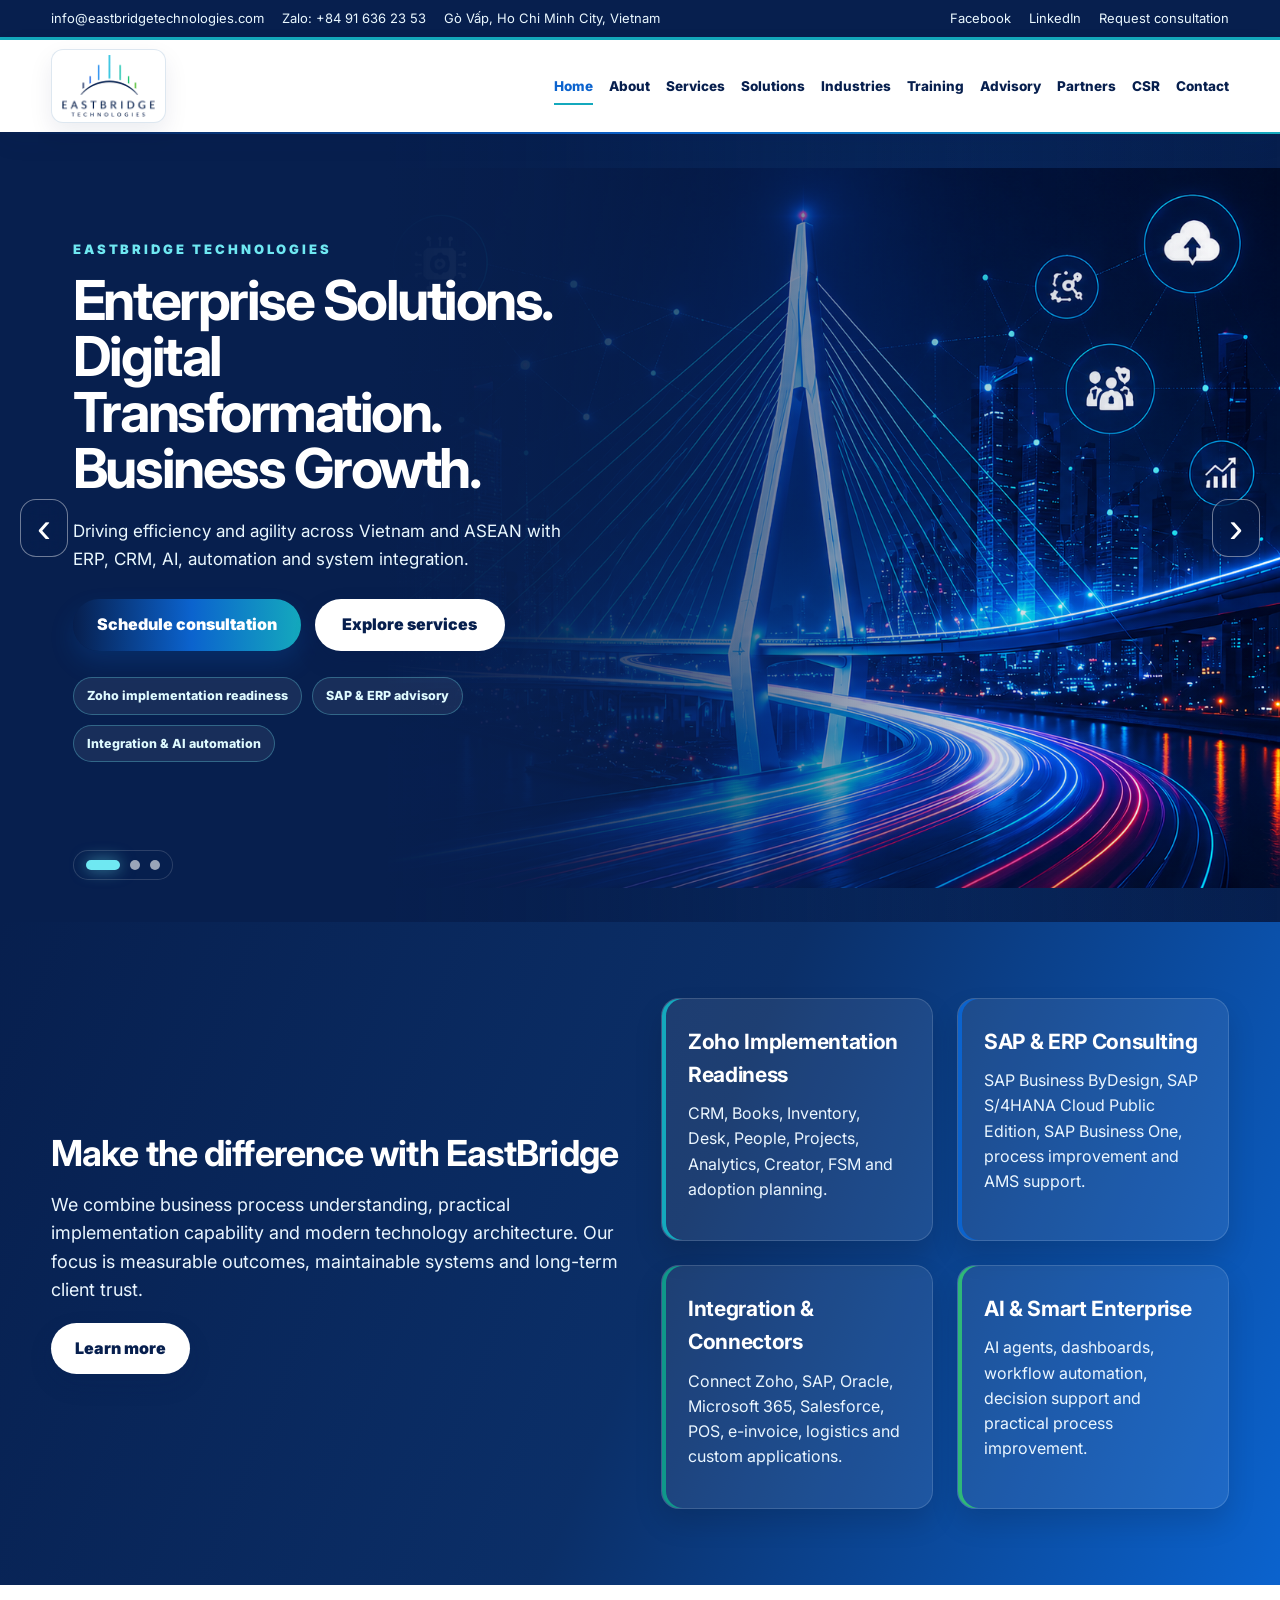
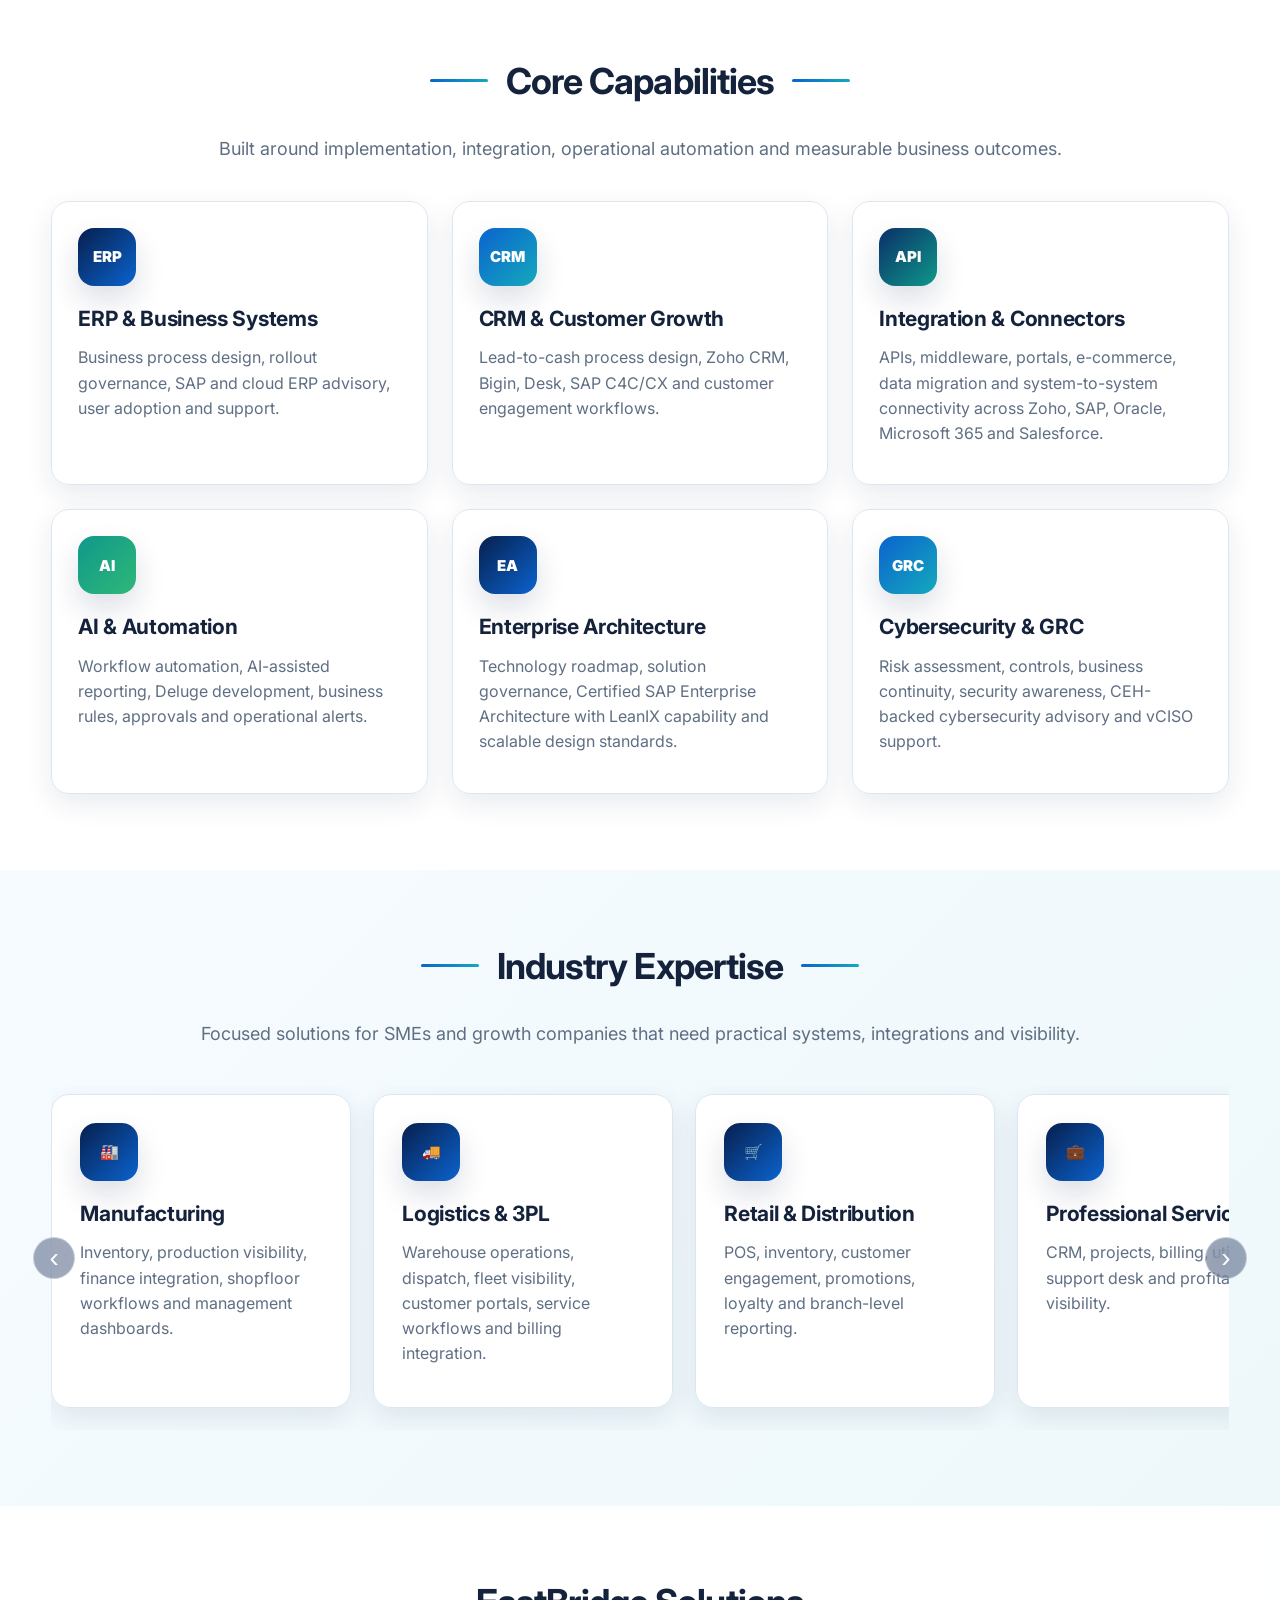
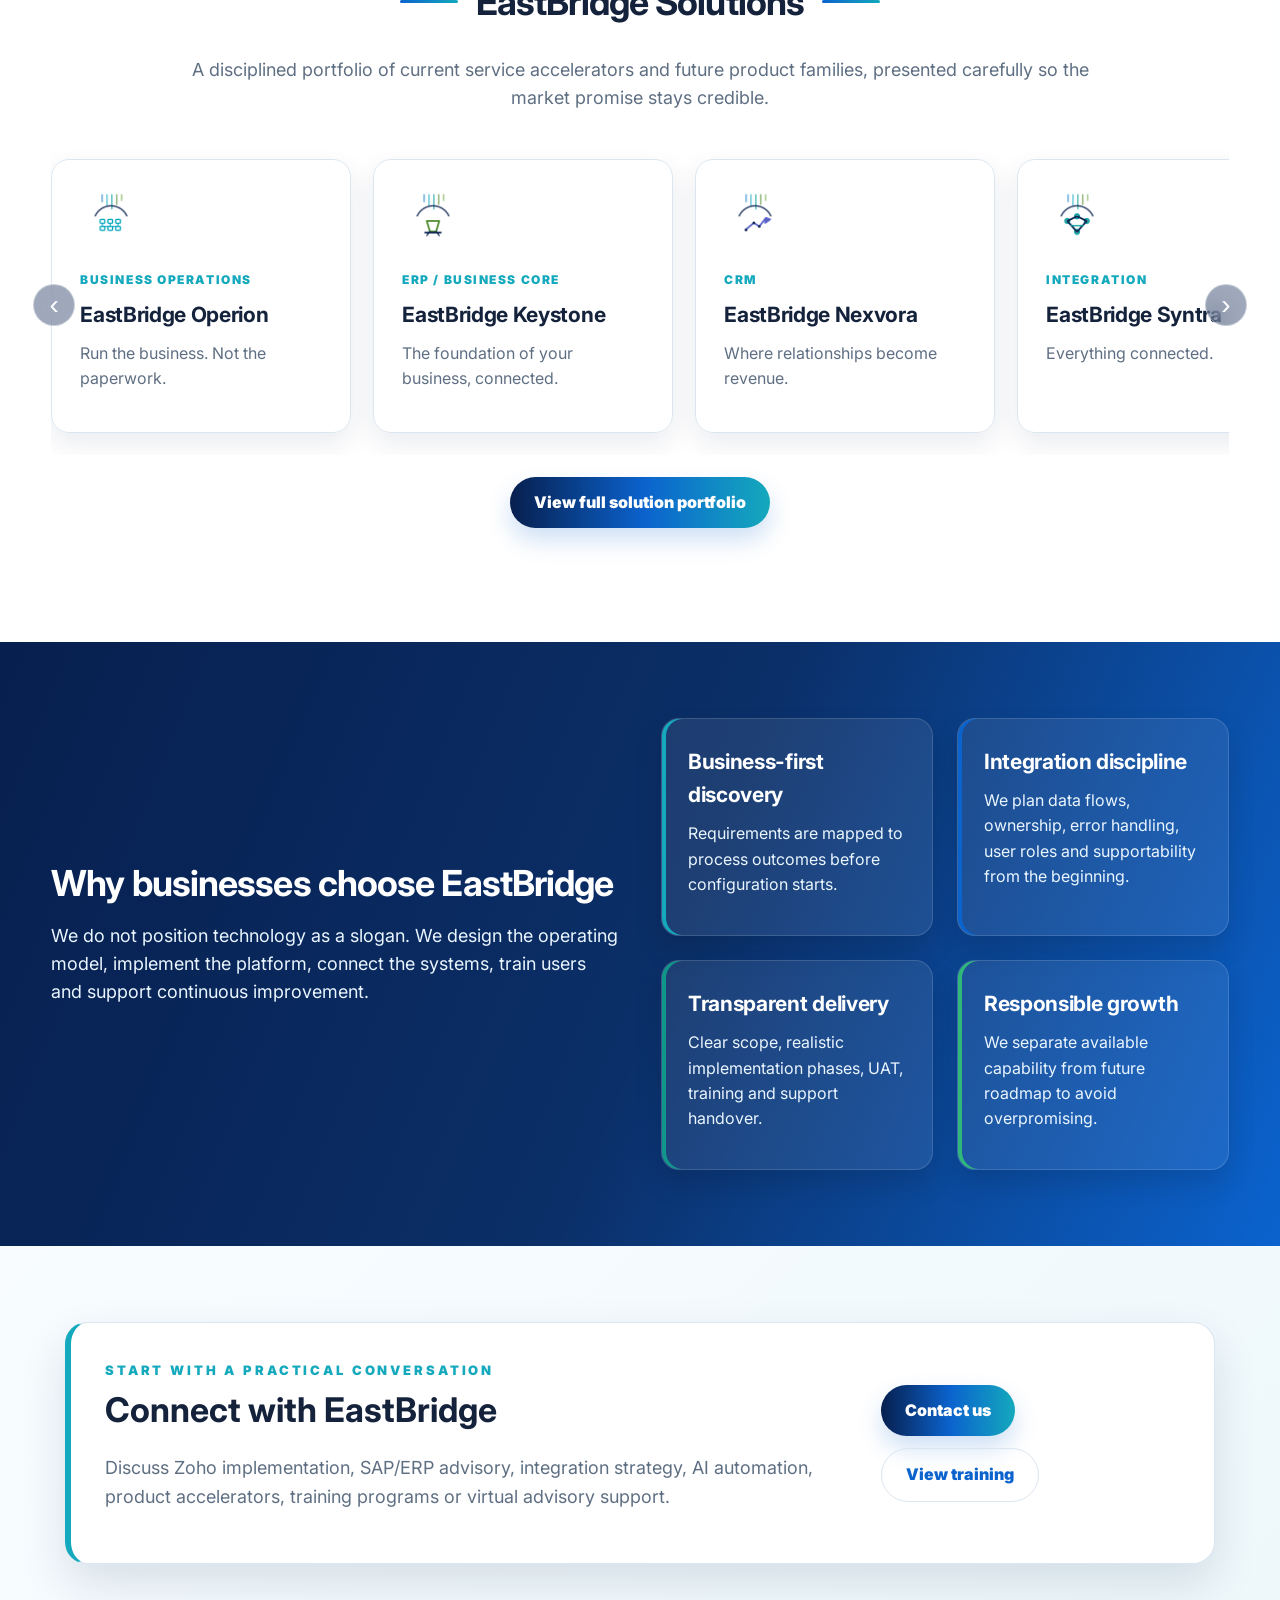
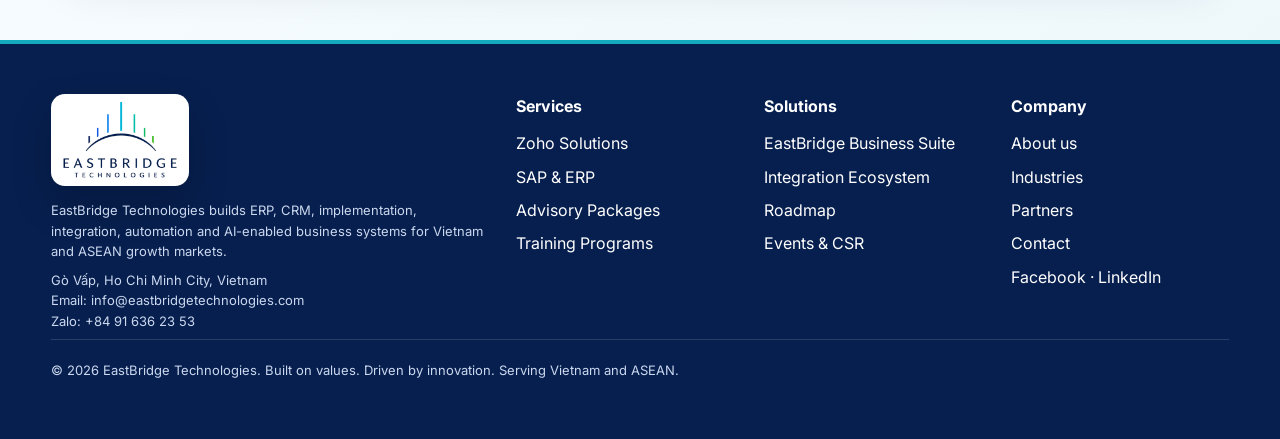
<file: index.html>
<!doctype html>
<html lang="en"><head><meta charset="utf-8"/><meta name="viewport" content="width=device-width, initial-scale=1"/>
<title>EastBridge Technologies | ERP, CRM, Integration, AI &amp; Digital Transformation Vietnam</title><link rel="canonical" href="https://www.eastbridgetechnologies.com/"/>
<meta name="description" content="EastBridge Technologies helps organizations across Vietnam and ASEAN modernize operations through ERP, CRM, Zoho implementation readiness, SAP advisory, AI automation, integration and custom software solutions."/><meta name="keywords" content="EastBridge Technologies, Zoho implementation Vietnam, Zoho CRM Vietnam, Zoho consultant Vietnam, ERP consulting Vietnam, SAP Business ByDesign Vietnam, SAP S/4HANA Cloud Vietnam, SAP Business One Vietnam, SAP AMS Vietnam, system integration Vietnam, API integration Vietnam, digital transformation Vietnam, AI automation Vietnam, business process automation Vietnam, CRM implementation Vietnam, ERP advisory Vietnam, virtual CIO Vietnam, virtual CISO Vietnam, cybersecurity assessment Vietnam, GRC consultancy Vietnam, Zoho training Vietnam, corporate technology training Vietnam, SME digital transformation Vietnam, ASEAN technology services"/><meta name="robots" content="index, follow"/>
<meta property="og:title" content="EastBridge Technologies | ERP, CRM, Integration, AI &amp; Digital Transformation Vietnam"/><meta property="og:description" content="EastBridge Technologies helps organizations across Vietnam and ASEAN modernize operations through ERP, CRM, Zoho implementation readiness, SAP advisory, AI automation, integration and custom software solutions."/><meta property="og:type" content="website"/><meta property="og:url" content="https://www.eastbridgetechnologies.com/"/><meta property="og:image" content="assets/images/hero-banner-1.png"/>
<meta name="theme-color" content="#071f4e"/>
<link rel="preconnect" href="https://fonts.googleapis.com"/><link rel="preconnect" href="https://fonts.gstatic.com" crossorigin/><link href="https://fonts.googleapis.com/css2?family=Inter:wght@400;500;600;700;800;900&display=swap" rel="stylesheet"/><link rel="stylesheet" href="assets/css/styles.css"/>
<script type="application/ld+json">{"@context": "https://schema.org", "@type": "Organization", "name": "EastBridge Technologies", "url": "https://www.eastbridgetechnologies.com", "logo": "https://www.eastbridgetechnologies.com/assets/images/eastbridge-logo-header.png", "contactPoint": [{"@type": "ContactPoint", "email": "info@eastbridgetechnologies.com", "telephone": "+84 91 636 23 53", "contactType": "customer enquiries", "areaServed": ["VN", "ASEAN"], "availableLanguage": ["English", "Vietnamese"]}], "address": {"@type": "PostalAddress", "addressLocality": "Ho Chi Minh City", "addressCountry": "VN"}, "sameAs": ["https://www.facebook.com/eastbridgetech", "https://www.linkedin.com/company/eastbridgetech"]}</script>
</head><body><div class="topbar"><div class="topbar-left"><a href="mailto:info@eastbridgetechnologies.com">info@eastbridgetechnologies.com</a><a href="https://zalo.me/84916362353" target="_blank" rel="noopener">Zalo: +84 91 636 23 53</a><span>Gò Vấp, Ho Chi Minh City, Vietnam</span></div><div class="topbar-right"><a href="https://www.facebook.com/eastbridgetech" target="_blank" rel="noopener">Facebook</a><a href="https://www.linkedin.com/company/eastbridgetech" target="_blank" rel="noopener">LinkedIn</a><a href="contact.html">Request consultation</a></div></div>
<header class="navbar"><a class="brand" href="index.html" aria-label="EastBridge Technologies home"><span class="brand-mark"><img alt="EastBridge Technologies logo" src="assets/images/eastbridge-logo-header.png"/></span></a><button class="menu-btn" aria-label="Open menu" aria-expanded="false">Menu</button><nav class="navlinks"><a class="active" href="index.html">Home</a><a class="" href="about.html">About</a><a class="" href="services.html">Services</a><a class="" href="solutions.html">Solutions</a><a class="" href="industries.html">Industries</a><a class="" href="training.html">Training</a><a class="" href="advisory.html">Advisory</a><a class="" href="partners.html">Partners</a><a class="" href="csr.html">CSR</a><a class="" href="contact.html">Contact</a></nav></header><section class="home-hero" aria-label="EastBridge homepage hero"><div class="home-slider" data-hero-slider>
<div class="home-slide active" data-title="Enterprise Solutions.<br/>Digital Transformation.<br/>Business Growth." data-kicker="EastBridge Technologies" data-subtitle="Driving efficiency and agility across Vietnam and ASEAN with ERP, CRM, AI, automation and system integration." data-primary="Schedule consultation" data-secondary="Explore services" data-primary-link="contact.html" data-secondary-link="services.html"><img src="assets/images/hero-banner-1.png" alt="Enterprise integration and digital transformation visual"/></div>
<div class="home-slide" data-title="Smart &amp; Autonomous<br/>Enterprise." data-kicker="AI • Automation • Decision Support" data-subtitle="AI agents, intelligent automation and data-driven insights for practical business outcomes." data-primary="Discuss AI automation" data-secondary="View advisory" data-primary-link="contact.html" data-secondary-link="advisory.html"><img src="assets/images/hero-banner-3.png" alt="AI decision support and analytics visual"/></div>
<div class="home-slide" data-title="Implementation.<br/>Integration.<br/>Support." data-kicker="Consulting • Delivery • AMS" data-subtitle="A measured delivery model from discovery and process mapping through go-live, training, support and optimization." data-primary="Explore services" data-secondary="View solutions" data-primary-link="services.html" data-secondary-link="solutions.html"><img src="assets/images/hero-banner-2.png" alt="Strategy implementation operate optimize visual"/></div>
<div class="home-overlay"></div><button class="hero-arrow prev" type="button" aria-label="Previous slide">‹</button><button class="hero-arrow next" type="button" aria-label="Next slide">›</button><div class="home-hero-content"><div class="eyebrow" data-hero-kicker>EastBridge Technologies</div><h1 data-hero-title>Enterprise Solutions.<br/>Digital Transformation.<br/>Business Growth.</h1><p data-hero-subtitle>Driving efficiency and agility across Vietnam and ASEAN with ERP, CRM, AI, automation and system integration.</p><div class="hero-actions"><a class="btn" href="contact.html" data-hero-primary>Schedule consultation</a><a class="btn light" href="services.html" data-hero-secondary>Explore services</a></div><div class="hero-tags"><span>Zoho implementation readiness</span><span>SAP & ERP advisory</span><span>Integration & AI automation</span></div></div><div class="hero-dots"><span class="active"></span><span></span><span></span></div></div></section>
<section class="section blue intro-section"><div class="split"><div><h2 class="section-title">Make the difference with EastBridge</h2><p class="lead">We combine business process understanding, practical implementation capability and modern technology architecture. Our focus is measurable outcomes, maintainable systems and long-term client trust.</p><a class="btn light" href="about.html">Learn more</a></div><div class="grid cards-2"><article class="card dark pad"><h3>Zoho Implementation Readiness</h3><p>CRM, Books, Inventory, Desk, People, Projects, Analytics, Creator, FSM and adoption planning.</p></article><article class="card dark pad"><h3>SAP & ERP Consulting</h3><p>SAP Business ByDesign, SAP S/4HANA Cloud Public Edition, SAP Business One, process improvement and AMS support.</p></article><article class="card dark pad"><h3>Integration & Connectors</h3><p>Connect Zoho, SAP, Oracle, Microsoft 365, Salesforce, POS, e-invoice, logistics and custom applications.</p></article><article class="card dark pad"><h3>AI & Smart Enterprise</h3><p>AI agents, dashboards, workflow automation, decision support and practical process improvement.</p></article></div></div></section>
<section class="section section-white"><div class="section-heading centered"><h2 class="section-title decorated">Core Capabilities</h2><p class="lead">Built around implementation, integration, operational automation and measurable business outcomes.</p></div><div class="grid cards-3"><article class="capability-card"><div class="mini-icon blue">ERP</div><h3>ERP & Business Systems</h3><p>Business process design, rollout governance, SAP and cloud ERP advisory, user adoption and support.</p></article><article class="capability-card"><div class="mini-icon cyan">CRM</div><h3>CRM & Customer Growth</h3><p>Lead-to-cash process design, Zoho CRM, Bigin, Desk, SAP C4C/CX and customer engagement workflows.</p></article><article class="capability-card"><div class="mini-icon teal">API</div><h3>Integration & Connectors</h3><p>APIs, middleware, portals, e-commerce, data migration and system-to-system connectivity across Zoho, SAP, Oracle, Microsoft 365 and Salesforce.</p></article><article class="capability-card"><div class="mini-icon green">AI</div><h3>AI & Automation</h3><p>Workflow automation, AI-assisted reporting, Deluge development, business rules, approvals and operational alerts.</p></article><article class="capability-card"><div class="mini-icon blue">EA</div><h3>Enterprise Architecture</h3><p>Technology roadmap, solution governance, Certified SAP Enterprise Architecture with LeanIX capability and scalable design standards.</p></article><article class="capability-card"><div class="mini-icon cyan">GRC</div><h3>Cybersecurity & GRC</h3><p>Risk assessment, controls, business continuity, security awareness, CEH-backed cybersecurity advisory and vCISO support.</p></article></div></section>
<section class="section section-tint"><div class="section-heading centered"><h2 class="section-title decorated">Industry Expertise</h2><p class="lead">Focused solutions for SMEs and growth companies that need practical systems, integrations and visibility.</p></div><div class="carousel-wrap "><button aria-label="Scroll left" class="carousel-btn prev" data-scroll="industry-carousel" data-dir="-1">‹</button><div class="card-carousel" id="industry-carousel"><article class="carousel-card"><div class="mini-icon ">🏭</div><span class="card-kicker"></span><h3>Manufacturing</h3><p>Inventory, production visibility, finance integration, shopfloor workflows and management dashboards.</p></article><article class="carousel-card"><div class="mini-icon ">🚚</div><span class="card-kicker"></span><h3>Logistics & 3PL</h3><p>Warehouse operations, dispatch, fleet visibility, customer portals, service workflows and billing integration.</p></article><article class="carousel-card"><div class="mini-icon ">🛒</div><span class="card-kicker"></span><h3>Retail & Distribution</h3><p>POS, inventory, customer engagement, promotions, loyalty and branch-level reporting.</p></article><article class="carousel-card"><div class="mini-icon ">💼</div><span class="card-kicker"></span><h3>Professional Services</h3><p>CRM, projects, billing, utilization, support desk and profitability visibility.</p></article><article class="carousel-card"><div class="mini-icon ">🩺</div><span class="card-kicker"></span><h3>Healthcare Clinics</h3><p>Appointments, patient communication, billing support, clinic workflows and care analytics.</p></article><article class="carousel-card"><div class="mini-icon ">🎓</div><span class="card-kicker"></span><h3>Education & Training</h3><p>Student CRM, programs, attendance, course operations, certificates and learning analytics.</p></article><article class="carousel-card"><div class="mini-icon ">🍽️</div><span class="card-kicker"></span><h3>F&B Chains</h3><p>Procurement, inventory, branch performance, customer data and cash-flow dashboards.</p></article><article class="carousel-card"><div class="mini-icon ">🚀</div><span class="card-kicker"></span><h3>Startups & SMEs</h3><p>Low-cost cloud operating stack, CRM setup, finance workflows, AI readiness and virtual CTO support.</p></article></div><button aria-label="Scroll right" class="carousel-btn next" data-scroll="industry-carousel" data-dir="1">›</button></div></section>
<section class="section section-white"><div class="section-heading centered"><h2 class="section-title decorated">EastBridge Solutions</h2><p class="lead">A disciplined portfolio of current service accelerators and future product families, presented carefully so the market promise stays credible.</p></div><div class="carousel-wrap product-carousel"><button aria-label="Scroll left" class="carousel-btn prev" data-scroll="solution-carousel" data-dir="-1">‹</button><div class="card-carousel" id="solution-carousel"><article class="carousel-card"><img class="product-logo" alt="EastBridge Operion icon" src="assets/images/products/operion_icon-transparent.png"/><span class="card-kicker">Business Operations</span><h3>EastBridge Operion</h3><p>Run the business. Not the paperwork.</p></article><article class="carousel-card"><img class="product-logo" alt="EastBridge Keystone icon" src="assets/images/products/keystone_icon-transparent.png"/><span class="card-kicker">ERP / Business Core</span><h3>EastBridge Keystone</h3><p>The foundation of your business, connected.</p></article><article class="carousel-card"><img class="product-logo" alt="EastBridge Nexvora icon" src="assets/images/products/nexvora_icon-transparent.png"/><span class="card-kicker">CRM</span><h3>EastBridge Nexvora</h3><p>Where relationships become revenue.</p></article><article class="carousel-card"><img class="product-logo" alt="EastBridge Syntra icon" src="assets/images/products/syntra_icon-transparent.png"/><span class="card-kicker">Integration</span><h3>EastBridge Syntra</h3><p>Everything connected.</p></article><article class="carousel-card"><img class="product-logo" alt="EastBridge Auronix icon" src="assets/images/products/auronix_icon-transparent.png"/><span class="card-kicker">AI & Analytics</span><h3>EastBridge Auronix</h3><p>Transform data into decisions.</p></article><article class="carousel-card"><img class="product-logo" alt="EastBridge Authentia icon" src="assets/images/products/authentia_icon-transparent.png"/><span class="card-kicker">IAM / SSO</span><h3>EastBridge Authentia</h3><p>Identity without compromise.</p></article><article class="carousel-card"><img class="product-logo" alt="EastBridge Workline icon" src="assets/images/products/workline_icon-transparent.png"/><span class="card-kicker">HR</span><h3>EastBridge Workline</h3><p>Connect every stage of the employee journey.</p></article><article class="carousel-card"><img class="product-logo" alt="EastBridge Scholaris icon" src="assets/images/products/scholaris_icon-transparent.png"/><span class="card-kicker">Education</span><h3>EastBridge Scholaris</h3><p>Learning that turns capability into proof.</p></article><article class="carousel-card"><img class="product-logo" alt="EastBridge Carevia icon" src="assets/images/products/carevia_icon-transparent.png"/><span class="card-kicker">Healthcare</span><h3>EastBridge Carevia</h3><p>Connected care, better outcomes.</p></article><article class="carousel-card"><img class="product-logo" alt="EastBridge Foundry icon" src="assets/images/products/foundry_icon-transparent.png"/><span class="card-kicker">Low-Code / Custom Apps</span><h3>EastBridge Foundry</h3><p>Turn business ideas into working applications.</p></article></div><button aria-label="Scroll right" class="carousel-btn next" data-scroll="solution-carousel" data-dir="1">›</button></div><div class="centered top-gap"><a class="btn" href="solutions.html">View full solution portfolio</a></div></section>
<section class="section blue"><div class="split"><div><h2 class="section-title">Why businesses choose EastBridge</h2><p class="lead">We do not position technology as a slogan. We design the operating model, implement the platform, connect the systems, train users and support continuous improvement.</p></div><div class="grid cards-2"><article class="card dark pad"><h3>Business-first discovery</h3><p>Requirements are mapped to process outcomes before configuration starts.</p></article><article class="card dark pad"><h3>Integration discipline</h3><p>We plan data flows, ownership, error handling, user roles and supportability from the beginning.</p></article><article class="card dark pad"><h3>Transparent delivery</h3><p>Clear scope, realistic implementation phases, UAT, training and support handover.</p></article><article class="card dark pad"><h3>Responsible growth</h3><p>We separate available capability from future roadmap to avoid overpromising.</p></article></div></div></section>
<section class="section final-cta"><div class="cta-card"><div><span class="eyebrow dark">Start with a practical conversation</span><h2>Connect with EastBridge</h2><p>Discuss Zoho implementation, SAP/ERP advisory, integration strategy, AI automation, product accelerators, training programs or virtual advisory support.</p></div><div class="cta-actions"><a class="btn" href="contact.html">Contact us</a><a class="btn ghost" href="training.html">View training</a></div></div></section>
<footer class="footer"><div class="footer-grid"><div class="footer-brand"><div class="footer-logo-card"><img alt="EastBridge Technologies" src="assets/images/eastbridge-logo-header.png"/></div><p class="small">EastBridge Technologies builds ERP, CRM, implementation, integration, automation and AI-enabled business systems for Vietnam and ASEAN growth markets.</p><p class="small">Gò Vấp, Ho Chi Minh City, Vietnam<br/>Email: <a href="mailto:info@eastbridgetechnologies.com">info@eastbridgetechnologies.com</a><br/>Zalo: <a href="https://zalo.me/84916362353" target="_blank" rel="noopener">+84 91 636 23 53</a></p></div><div><h4>Services</h4><p><a href="services.html#zoho-solutions">Zoho Solutions</a></p><p><a href="services.html#sap-services">SAP & ERP</a></p><p><a href="advisory.html">Advisory Packages</a></p><p><a href="training.html">Training Programs</a></p></div><div><h4>Solutions</h4><p><a href="solutions.html#business-suite">EastBridge Business Suite</a></p><p><a href="solutions.html#integration-ecosystem">Integration Ecosystem</a></p><p><a href="solutions.html#roadmap">Roadmap</a></p><p><a href="csr.html#events">Events & CSR</a></p></div><div><h4>Company</h4><p><a href="about.html">About us</a></p><p><a href="industries.html">Industries</a></p><p><a href="partners.html">Partners</a></p><p><a href="contact.html">Contact</a></p><p><a href="https://www.facebook.com/eastbridgetech" target="_blank" rel="noopener">Facebook</a> · <a href="https://www.linkedin.com/company/eastbridgetech" target="_blank" rel="noopener">LinkedIn</a></p></div></div><p class="small footer-note">© 2026 EastBridge Technologies. Built on values. Driven by innovation. Serving Vietnam and ASEAN.</p></footer><script src="assets/js/main.js"></script> <script>window.$zoho=window.$zoho || {};$zoho.salesiq=$zoho.salesiq||{ready:function(){}}</script><script id="zsiqscript" src="https://salesiq.zohopublic.com/widget?wc=siq3fe840b7841b9600ac1b3f5bdd1f49c56486299969f7245d7d1ae02dcb16390f" defer></script></body></html>
</file>
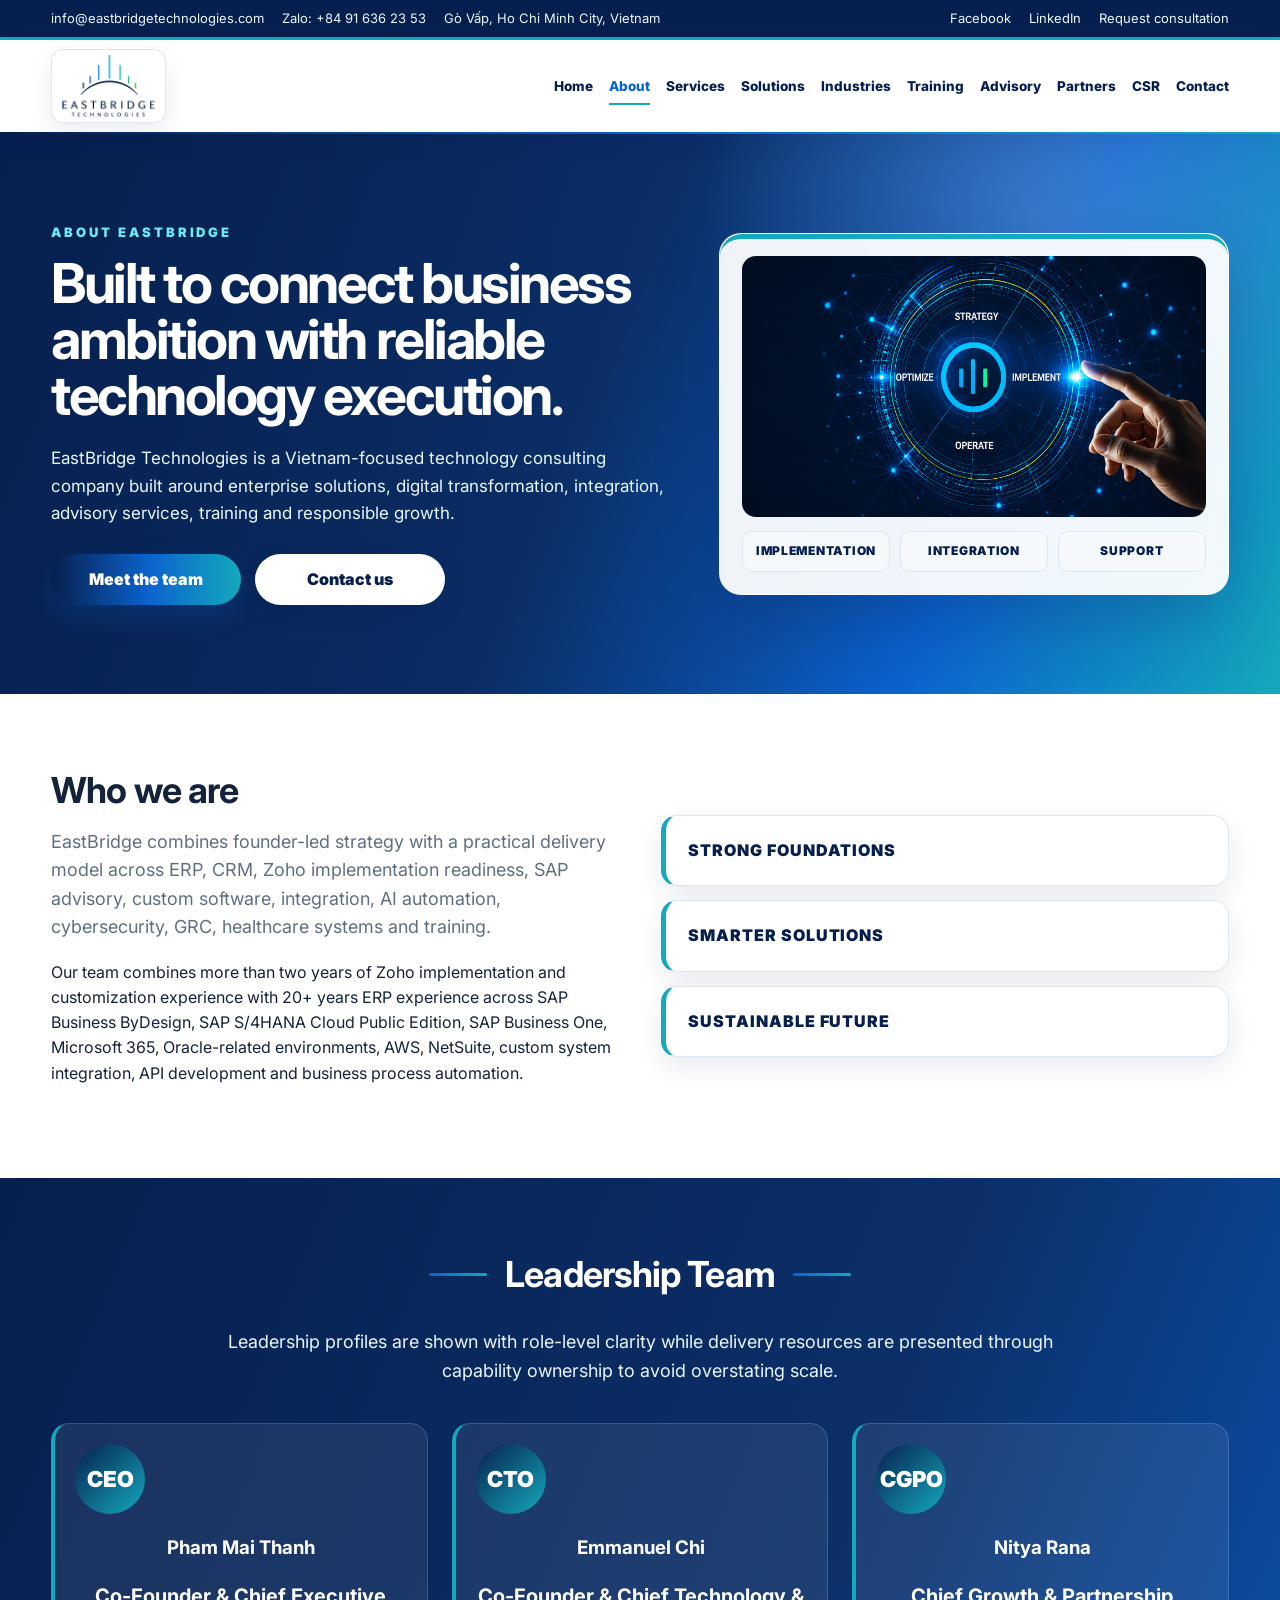
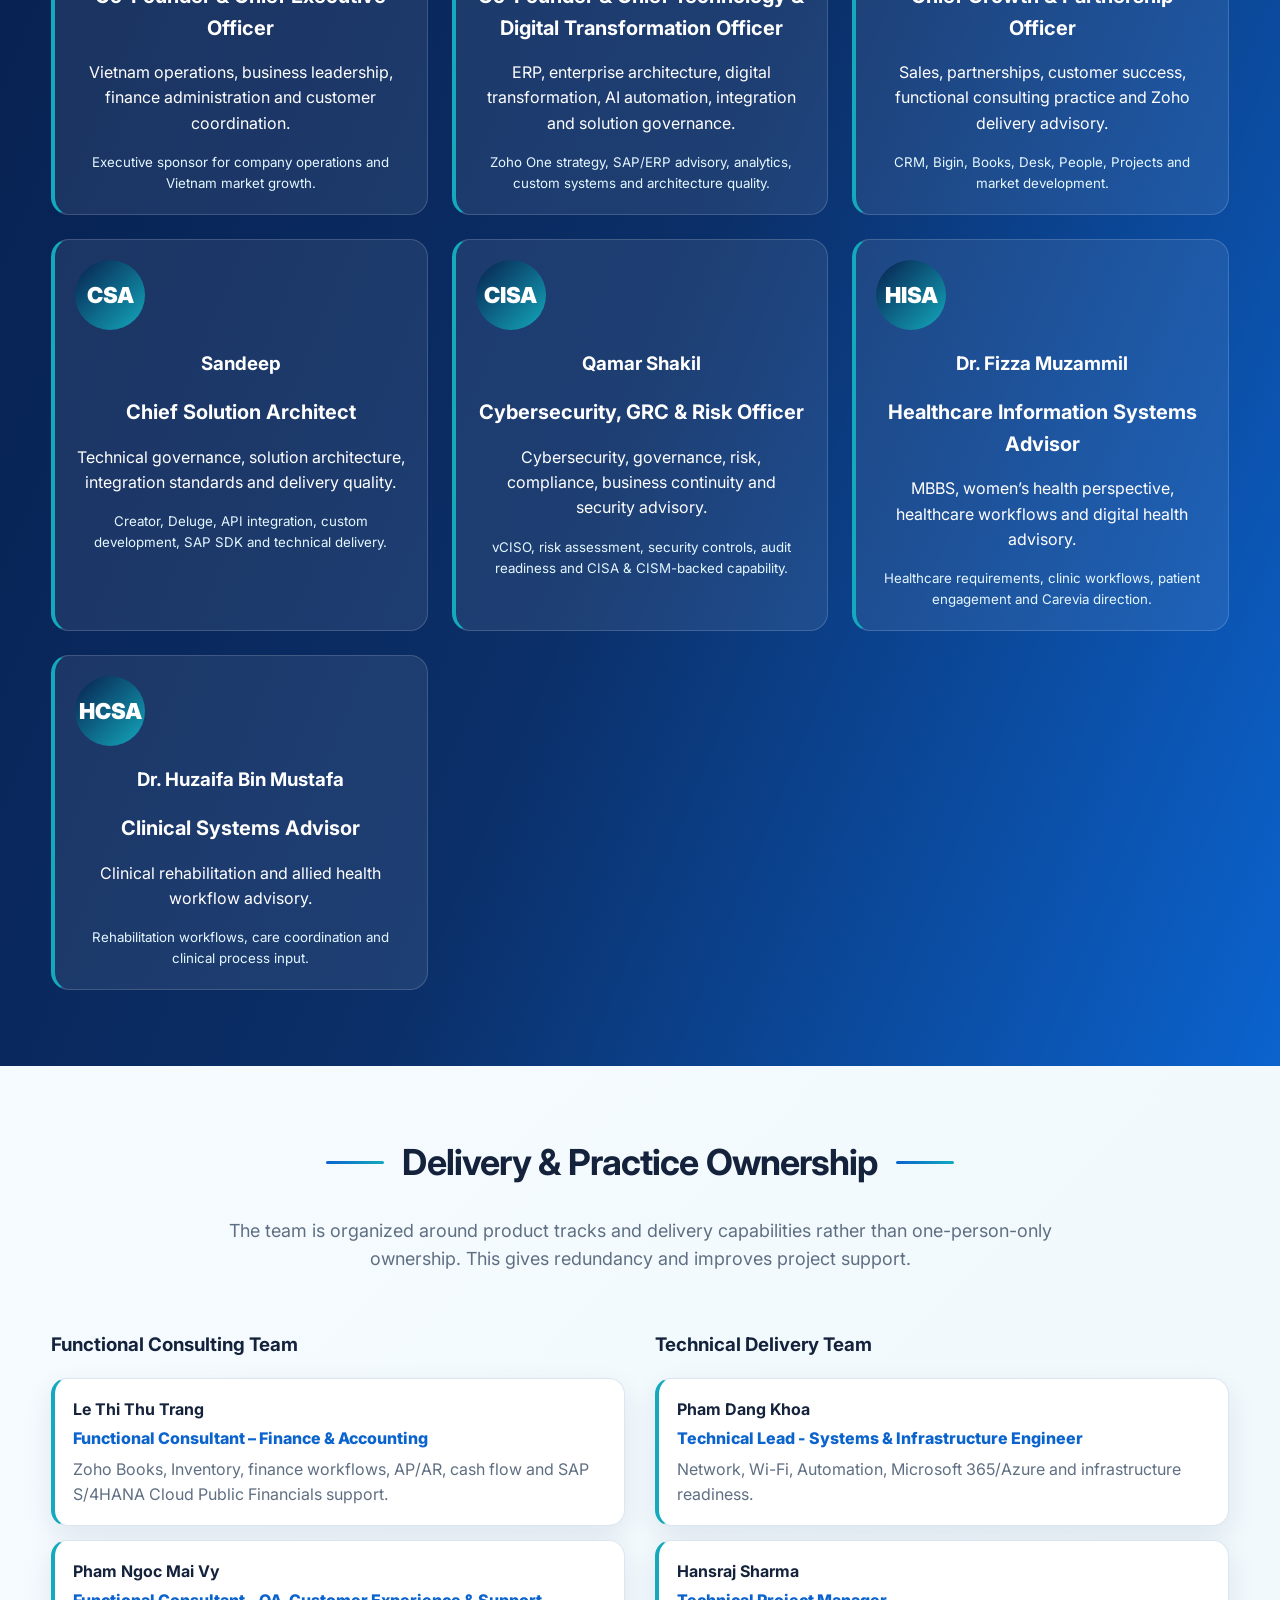
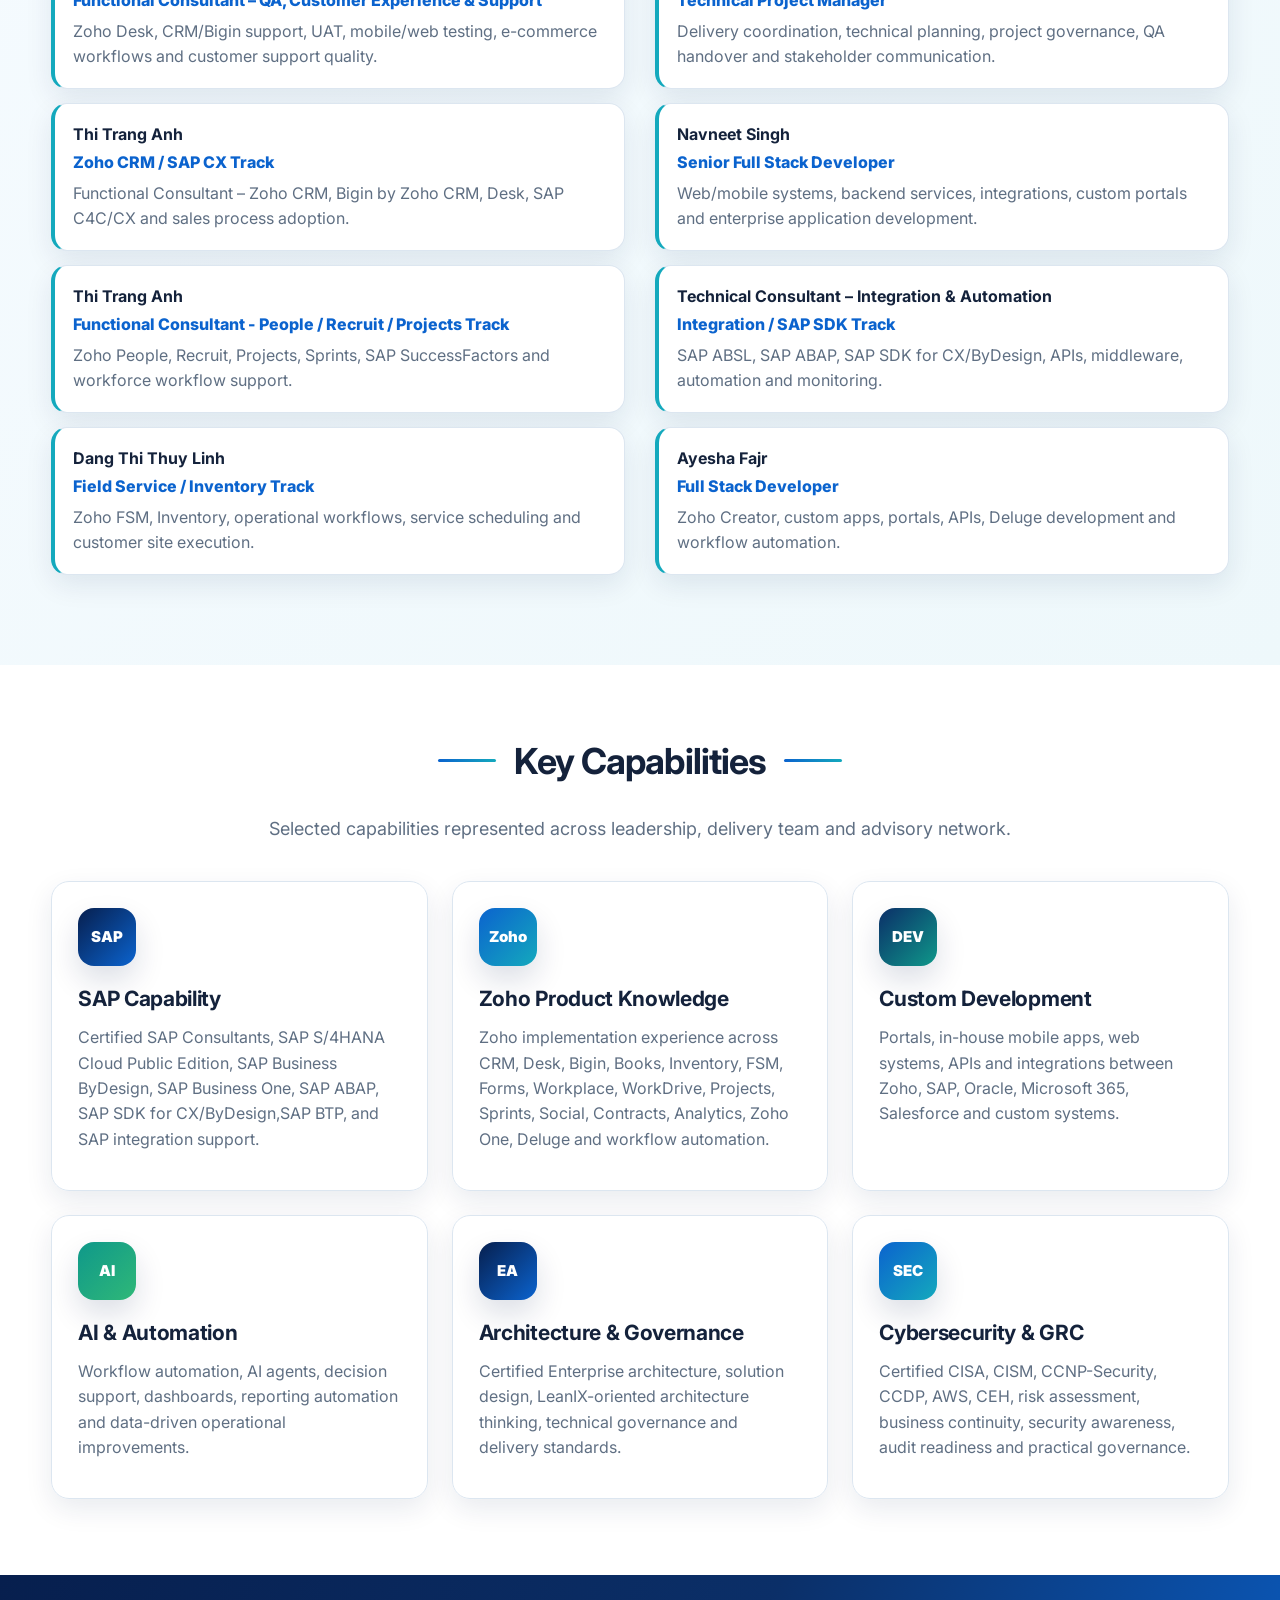
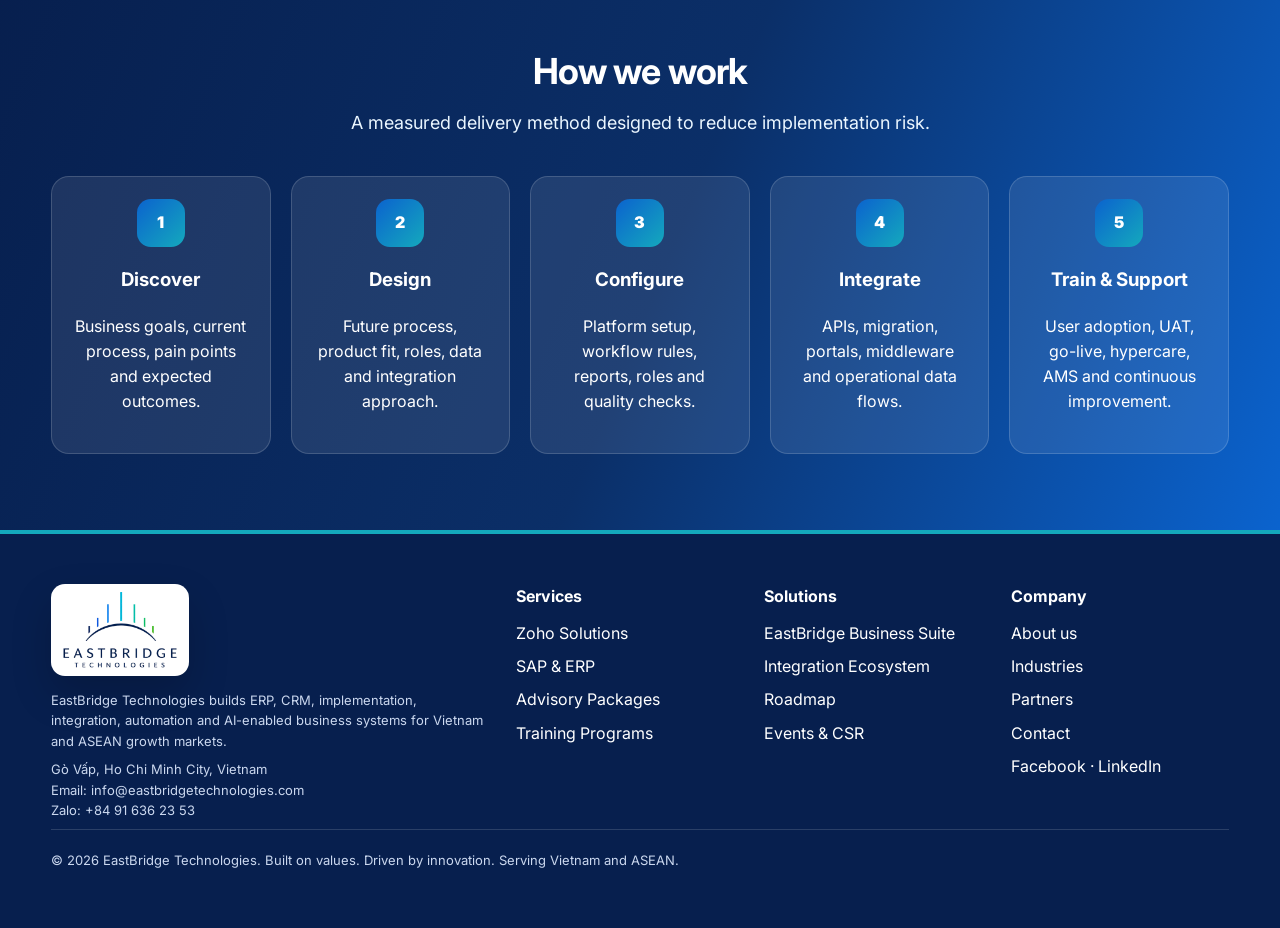
<file: about.html>
<!doctype html>
<html lang="en"><head><meta charset="utf-8"/><meta name="viewport" content="width=device-width, initial-scale=1"/>
<title>About EastBridge Technologies | Team, Capabilities and Organization Structure</title><link rel="canonical" href="https://www.eastbridgetechnologies.com/about.html"/>
<meta name="description" content="Learn about EastBridge Technologies, our leadership team, delivery organization, ERP, CRM, SAP, Zoho, AI, cybersecurity, healthcare and digital transformation capabilities."/><meta name="keywords" content="EastBridge Technologies, Zoho implementation Vietnam, Zoho CRM Vietnam, Zoho consultant Vietnam, ERP consulting Vietnam, SAP Business ByDesign Vietnam, SAP S/4HANA Cloud Vietnam, SAP Business One Vietnam, SAP AMS Vietnam, system integration Vietnam, API integration Vietnam, digital transformation Vietnam, AI automation Vietnam, business process automation Vietnam, CRM implementation Vietnam, ERP advisory Vietnam, virtual CIO Vietnam, virtual CISO Vietnam, cybersecurity assessment Vietnam, GRC consultancy Vietnam, Zoho training Vietnam, corporate technology training Vietnam, SME digital transformation Vietnam, ASEAN technology services"/><meta name="robots" content="index, follow"/>
<meta property="og:title" content="About EastBridge Technologies | Team, Capabilities and Organization Structure"/><meta property="og:description" content="Learn about EastBridge Technologies, our leadership team, delivery organization, ERP, CRM, SAP, Zoho, AI, cybersecurity, healthcare and digital transformation capabilities."/><meta property="og:type" content="website"/><meta property="og:url" content="https://www.eastbridgetechnologies.com/about.html"/><meta property="og:image" content="assets/images/hero-banner-1.png"/>
<meta name="theme-color" content="#071f4e"/>
<link rel="preconnect" href="https://fonts.googleapis.com"/><link rel="preconnect" href="https://fonts.gstatic.com" crossorigin/><link href="https://fonts.googleapis.com/css2?family=Inter:wght@400;500;600;700;800;900&display=swap" rel="stylesheet"/><link rel="stylesheet" href="assets/css/styles.css"/>
<script type="application/ld+json">{"@context": "https://schema.org", "@type": "Organization", "name": "EastBridge Technologies", "url": "https://www.eastbridgetechnologies.com", "logo": "https://www.eastbridgetechnologies.com/assets/images/eastbridge-logo-header.png", "contactPoint": [{"@type": "ContactPoint", "email": "info@eastbridgetechnologies.com", "telephone": "+84 91 636 23 53", "contactType": "customer enquiries", "areaServed": ["VN", "ASEAN"], "availableLanguage": ["English", "Vietnamese"]}], "address": {"@type": "PostalAddress", "addressLocality": "Ho Chi Minh City", "addressCountry": "VN"}, "sameAs": ["https://www.facebook.com/eastbridgetech", "https://www.linkedin.com/company/eastbridgetech"]}</script>
</head><body><div class="topbar"><div class="topbar-left"><a href="mailto:info@eastbridgetechnologies.com">info@eastbridgetechnologies.com</a><a href="https://zalo.me/84916362353" target="_blank" rel="noopener">Zalo: +84 91 636 23 53</a><span>Gò Vấp, Ho Chi Minh City, Vietnam</span></div><div class="topbar-right"><a href="https://www.facebook.com/eastbridgetech" target="_blank" rel="noopener">Facebook</a><a href="https://www.linkedin.com/company/eastbridgetech" target="_blank" rel="noopener">LinkedIn</a><a href="contact.html">Request consultation</a></div></div>
<header class="navbar"><a class="brand" href="index.html" aria-label="EastBridge Technologies home"><span class="brand-mark"><img alt="EastBridge Technologies logo" src="assets/images/eastbridge-logo-header.png"/></span></a><button class="menu-btn" aria-label="Open menu" aria-expanded="false">Menu</button><nav class="navlinks"><a class="" href="index.html">Home</a><a class="active" href="about.html">About</a><a class="" href="services.html">Services</a><a class="" href="solutions.html">Solutions</a><a class="" href="industries.html">Industries</a><a class="" href="training.html">Training</a><a class="" href="advisory.html">Advisory</a><a class="" href="partners.html">Partners</a><a class="" href="csr.html">CSR</a><a class="" href="contact.html">Contact</a></nav></header><section class="hero page-hero"><div class="hero-copy"><div class="eyebrow">About EastBridge</div><h1>Built to connect business ambition with reliable technology execution.</h1><p>EastBridge Technologies is a Vietnam-focused technology consulting company built around enterprise solutions, digital transformation, integration, advisory services, training and responsible growth.</p><div class="hero-actions"><a class="btn" href="about.html">Meet the team</a><a class="btn light" href="contact.html">Contact us</a></div></div><div class="hero-panel"><img alt="EastBridge enterprise technology visual" src="assets/images/hero-banner-2.png"/><div class="hero-panel-caption"><span>Implementation</span><span>Integration</span><span>Support</span></div></div></section>
<section class="section section-white"><div class="split"><div><h2 class="section-title">Who we are</h2><p class="lead">EastBridge combines founder-led strategy with a practical delivery model across ERP, CRM, Zoho implementation readiness, SAP advisory, custom software, integration, AI automation, cybersecurity, GRC, healthcare systems and training.</p><p>Our team combines more than two years of Zoho implementation and customization experience with 20+ years ERP experience across SAP Business ByDesign, SAP S/4HANA Cloud Public Edition, SAP Business One, Microsoft 365, Oracle-related environments, AWS, NetSuite, custom system integration, API development and business process automation.</p></div><div class="brand-values"><span>Strong foundations</span><span>Smarter solutions</span><span>Sustainable future</span></div></div></section>
<!--<section class="section blue"><div class="section-heading centered"><h2 class="section-title">Organization Structure</h2><p class="lead">A compact boutique consulting structure with leadership accountability, functional consulting coverage, technical delivery depth, cybersecurity/GRC capability and healthcare advisory support.</p></div><div class="org-chart"><div class="org-node ceo"><strong>Pham Mai Thanh</strong><span>Co-Founder & CEO</span></div><div class="org-branches">
<div class="org-col"><strong>Emmanuel Chi </strong><span>Technology & Digital Transformation</span></div><div class="org-col"><strong>Nitya Rana</strong><span>Growth, Partnerships & Functional Practice</span><small>5 Functional Consultants</small></div><div class="org-col"><strong>Sandeep</strong><span>Solution Architecture & Technical Delivery</span><small>5 Technical Consultants</small></div><div class="org-col"><strong>Qamar Shakil</strong><span>Cybersecurity, GRC & Risk</span></div><div class="org-col"><strong>Dr. Fizza</strong><span>Healthcare Information Systems</span><small>Dr. Huzaifa – Clinical Rehabilitation</small></div></div></div></section> -->
<section class="section section blue"><div class="section-heading centered"><h2 class="section-title decorated">Leadership Team</h2><p class="lead">Leadership profiles are shown with role-level clarity while delivery resources are presented through capability ownership to avoid overstating scale.</p></div><div class="grid cards-3"><article class="org-col"><div class="avatar">CEO</div><h1>Pham Mai Thanh</h1><strong>Co-Founder & Chief Executive Officer</strong><p>Vietnam operations, business leadership, finance administration and customer coordination.</p><small>Executive sponsor for company operations and Vietnam market growth.</small></article><article class="org-col"><div class="avatar">CTO</div><h1>Emmanuel Chi</h1><strong>Co-Founder & Chief Technology & Digital Transformation Officer</strong><p>ERP, enterprise architecture, digital transformation, AI automation, integration and solution governance.</p><small>Zoho One strategy, SAP/ERP advisory, analytics, custom systems and architecture quality.</small></article><article class="org-col"><div class="avatar">CGPO</div><h1>Nitya Rana</h1><strong>Chief Growth & Partnership Officer</strong><p>Sales, partnerships, customer success, functional consulting practice and Zoho delivery advisory.</p><small>CRM, Bigin, Books, Desk, People, Projects and market development.</small></article><article class="org-col"><div class="avatar">CSA</div><h1>Sandeep</h1><strong>Chief Solution Architect</strong><p>Technical governance, solution architecture, integration standards and delivery quality.</p><small>Creator, Deluge, API integration, custom development, SAP SDK and technical delivery.</small></article><article class="org-col"><div class="avatar">CISA</div><h1>Qamar Shakil</h1><strong>Cybersecurity, GRC & Risk Officer</strong><p>Cybersecurity, governance, risk, compliance, business continuity and security advisory.</p><small>vCISO, risk assessment, security controls, audit readiness and CISA & CISM-backed capability.</small></article><article class="org-col"><div class="avatar">HISA</div><h1>Dr. Fizza Muzammil</h1><strong>Healthcare Information Systems Advisor</strong><p>MBBS, women’s health perspective, healthcare workflows and digital health advisory.</p><small>Healthcare requirements, clinic workflows, patient engagement and Carevia direction.</small></article><article class="org-col"><div class="avatar">HCSA</div><h1>Dr. Huzaifa Bin Mustafa</h1><strong>Clinical Systems Advisor</strong><p>Clinical rehabilitation and allied health workflow advisory.</p><small>Rehabilitation workflows, care coordination and clinical process input.</small></article></div></section>
<section class="section section-tint"><div class="section-heading centered"><h2 class="section-title decorated">Delivery & Practice Ownership</h2><p class="lead">The team is organized around product tracks and delivery capabilities rather than one-person-only ownership. This gives redundancy and improves project support.</p></div><div class="team-columns"><div><h3>Functional Consulting Team</h3><div class="role-row"><strong>Le Thi Thu Trang</strong><span>Functional Consultant – Finance & Accounting</span><p>Zoho Books, Inventory, finance workflows, AP/AR, cash flow and SAP S/4HANA Cloud Public Financials support.</p></div><div class="role-row"><strong>Pham Ngoc Mai Vy</strong><span>Functional Consultant – QA, Customer Experience & Support</span><p>Zoho Desk, CRM/Bigin support, UAT, mobile/web testing, e-commerce workflows and customer support quality.</p></div><div class="role-row"><strong>Thi Trang Anh</strong><span>Zoho CRM / SAP CX Track</span><p> Functional Consultant – Zoho CRM, Bigin by Zoho CRM, Desk, SAP C4C/CX and sales process adoption.</p></div><div class="role-row"><strong>Thi Trang Anh</strong><span>Functional Consultant - People / Recruit / Projects Track</span><p>Zoho People, Recruit, Projects, Sprints, SAP SuccessFactors and workforce workflow support.</p></div><div class="role-row"><strong>Dang Thi Thuy Linh</strong><span>Field Service / Inventory Track</span><p>Zoho FSM, Inventory, operational workflows, service scheduling and customer site execution.</p></div></div><div><h3>Technical Delivery Team</h3><div class="role-row"><strong>Pham Dang Khoa</strong><span>Technical Lead - Systems & Infrastructure Engineer</span><p>Network, Wi-Fi, Automation, Microsoft 365/Azure and infrastructure readiness.</p></div><div class="role-row"><strong>Hansraj Sharma</strong><span>Technical Project Manager</span><p>Delivery coordination, technical planning, project governance, QA handover and stakeholder communication.</p></div><div class="role-row"><strong>Navneet Singh</strong><span>Senior Full Stack Developer</span><p>Web/mobile systems, backend services, integrations, custom portals and enterprise application development.</p></div><div class="role-row"><strong>Technical Consultant – Integration & Automation</strong><span>Integration / SAP SDK Track</span><p>SAP ABSL, SAP ABAP, SAP SDK for CX/ByDesign, APIs, middleware, automation and monitoring.</p></div><div class="role-row"><strong>Ayesha Fajr</strong><span>Full Stack Developer</span><p>Zoho Creator, custom apps, portals, APIs, Deluge development and workflow automation.</p></div></div></div></section>
<section class="section section-white"><div class="section-heading centered"><h2 class="section-title decorated">Key Capabilities</h2><p class="lead">Selected capabilities represented across leadership, delivery team and advisory network.</p></div><div class="grid cards-3"><article class="capability-card"><div class="mini-icon blue">SAP</div><h3>SAP Capability</h3><p>Certified SAP Consultants, SAP S/4HANA Cloud Public Edition, SAP Business ByDesign, SAP Business One, SAP ABAP, SAP SDK for CX/ByDesign,SAP BTP, and SAP integration support.</p></article><article class="capability-card"><div class="mini-icon cyan">Zoho</div><h3>Zoho Product Knowledge</h3><p>Zoho implementation experience across CRM, Desk, Bigin, Books, Inventory, FSM, Forms, Workplace, WorkDrive, Projects, Sprints, Social, Contracts, Analytics, Zoho One, Deluge and workflow automation.</p></article><article class="capability-card"><div class="mini-icon teal">DEV</div><h3>Custom Development</h3><p>Portals, in-house mobile apps, web systems, APIs and integrations between Zoho, SAP, Oracle, Microsoft 365, Salesforce and custom systems.</p></article><article class="capability-card"><div class="mini-icon green">AI</div><h3>AI & Automation</h3><p>Workflow automation, AI agents, decision support, dashboards, reporting automation and data-driven operational improvements.</p></article><article class="capability-card"><div class="mini-icon blue">EA</div><h3>Architecture & Governance</h3><p>Certified Enterprise architecture, solution design, LeanIX-oriented architecture thinking, technical governance and delivery standards.</p></article><article class="capability-card"><div class="mini-icon cyan">SEC</div><h3>Cybersecurity & GRC</h3><p>Certified CISA, CISM, CCNP-Security, CCDP, AWS, CEH, risk assessment, business continuity, security awareness, audit readiness and practical governance.</p></article></div></section>
<section class="section blue"><div class="section-heading centered"><h2 class="section-title">How we work</h2><p class="lead">A measured delivery method designed to reduce implementation risk.</p></div><div class="process-line"><div><b>1</b><h3>Discover</h3><p>Business goals, current process, pain points and expected outcomes.</p></div><div><b>2</b><h3>Design</h3><p>Future process, product fit, roles, data and integration approach.</p></div><div><b>3</b><h3>Configure</h3><p>Platform setup, workflow rules, reports, roles and quality checks.</p></div><div><b>4</b><h3>Integrate</h3><p>APIs, migration, portals, middleware and operational data flows.</p></div><div><b>5</b><h3>Train & Support</h3><p>User adoption, UAT, go-live, hypercare, AMS and continuous improvement.</p></div></div></section>
<footer class="footer"><div class="footer-grid"><div class="footer-brand"><div class="footer-logo-card"><img alt="EastBridge Technologies" src="assets/images/eastbridge-logo-header.png"/></div><p class="small">EastBridge Technologies builds ERP, CRM, implementation, integration, automation and AI-enabled business systems for Vietnam and ASEAN growth markets.</p><p class="small">Gò Vấp, Ho Chi Minh City, Vietnam<br/>Email: <a href="mailto:info@eastbridgetechnologies.com">info@eastbridgetechnologies.com</a><br/>Zalo: <a href="https://zalo.me/84916362353" target="_blank" rel="noopener">+84 91 636 23 53</a></p></div><div><h4>Services</h4><p><a href="services.html#zoho-solutions">Zoho Solutions</a></p><p><a href="services.html#sap-services">SAP & ERP</a></p><p><a href="advisory.html">Advisory Packages</a></p><p><a href="training.html">Training Programs</a></p></div><div><h4>Solutions</h4><p><a href="solutions.html#business-suite">EastBridge Business Suite</a></p><p><a href="solutions.html#integration-ecosystem">Integration Ecosystem</a></p><p><a href="solutions.html#roadmap">Roadmap</a></p><p><a href="csr.html#events">Events & CSR</a></p></div><div><h4>Company</h4><p><a href="about.html">About us</a></p><p><a href="industries.html">Industries</a></p><p><a href="partners.html">Partners</a></p><p><a href="contact.html">Contact</a></p><p><a href="https://www.facebook.com/eastbridgetech" target="_blank" rel="noopener">Facebook</a> · <a href="https://www.linkedin.com/company/eastbridgetech" target="_blank" rel="noopener">LinkedIn</a></p></div></div><p class="small footer-note">© 2026 EastBridge Technologies. Built on values. Driven by innovation. Serving Vietnam and ASEAN.</p></footer><script src="assets/js/main.js"></script></body></html>
</file>
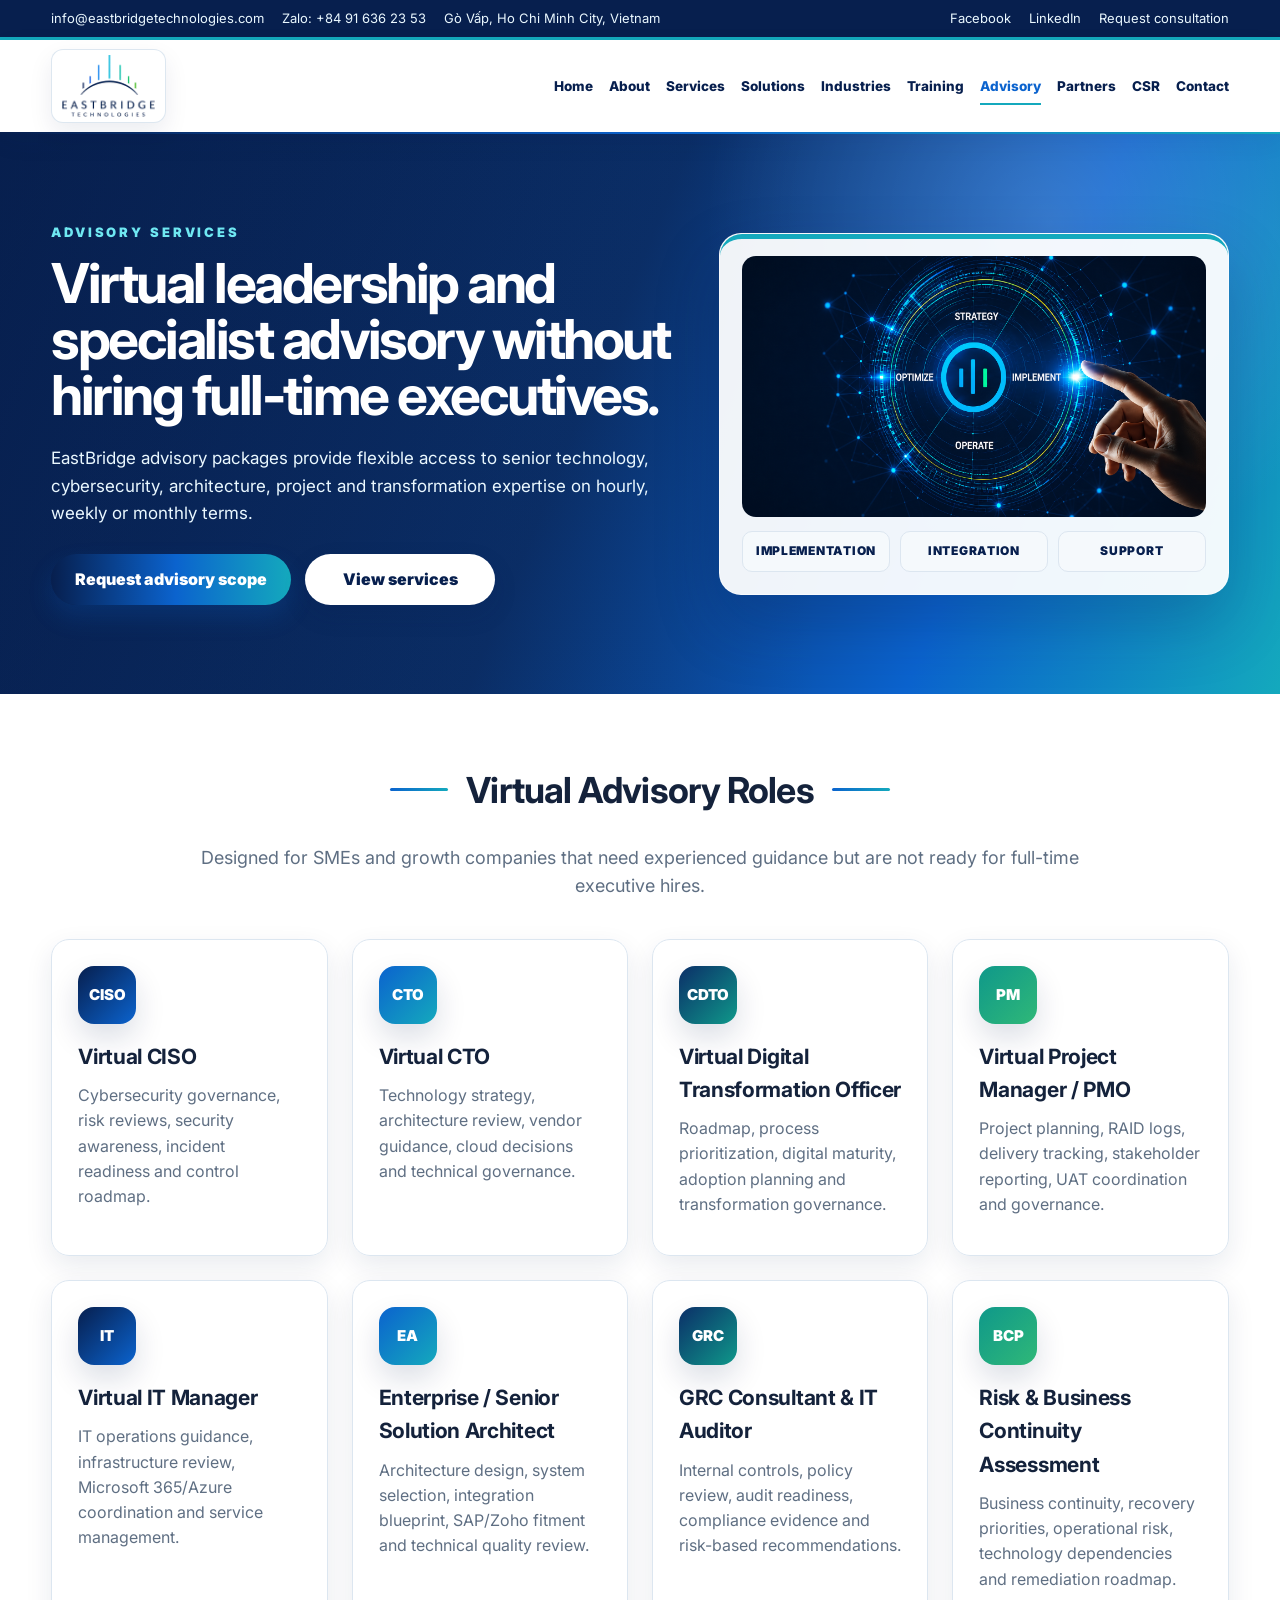
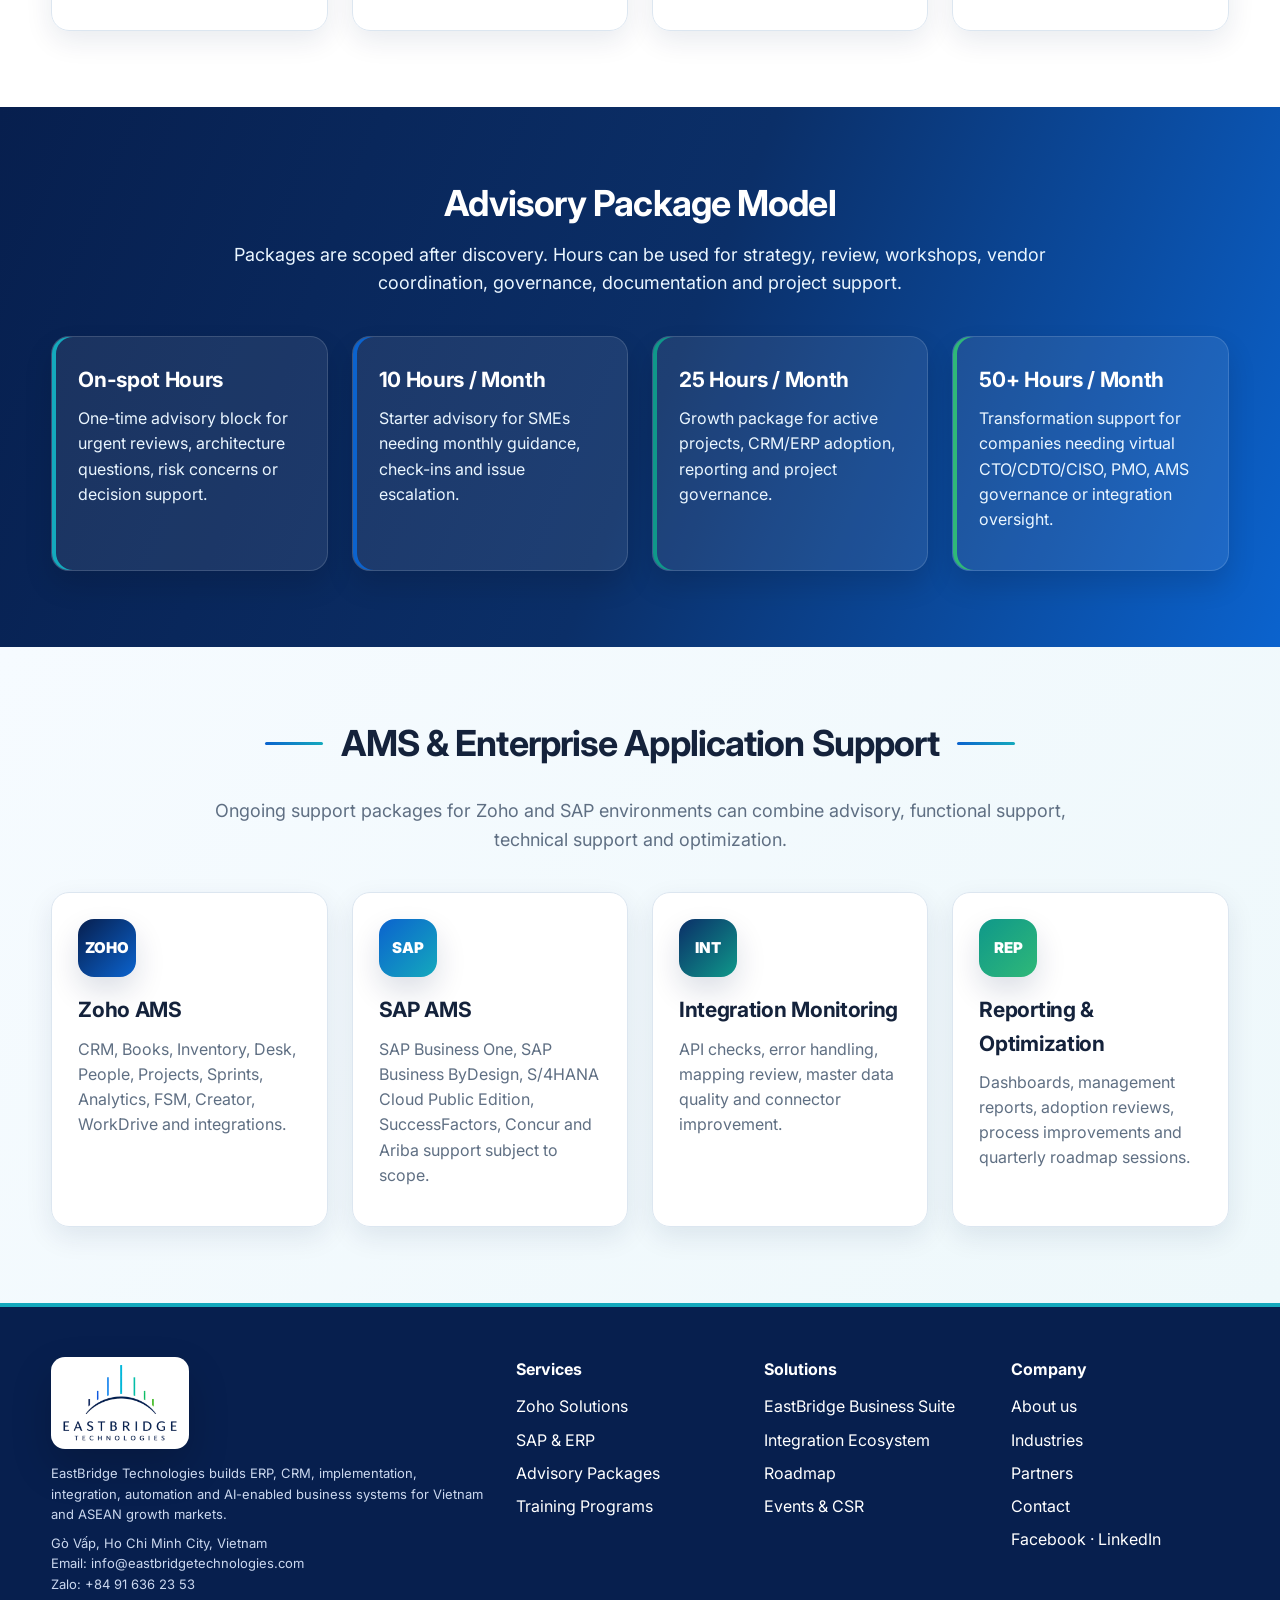
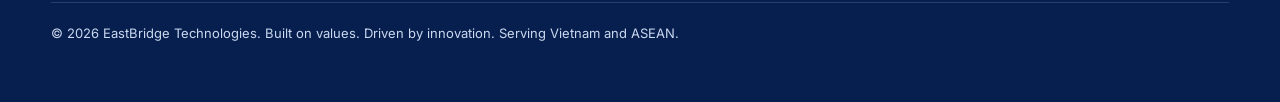
<file: advisory.html>
<!doctype html>
<html lang="en"><head><meta charset="utf-8"/><meta name="viewport" content="width=device-width, initial-scale=1"/>
<title>Advisory Services | Virtual CISO, CTO, CDTO, IT Manager, PMO and AMS Packages</title><link rel="canonical" href="https://www.eastbridgetechnologies.com/advisory.html"/>
<meta name="description" content="EastBridge advisory services include virtual CISO, CTO, Digital Transformation Officer, Project Manager, IT Manager, GRC consultant, IT auditor, Enterprise Architect, Solution Architect and AMS packages."/><meta name="keywords" content="EastBridge Technologies, Zoho implementation Vietnam, Zoho CRM Vietnam, Zoho consultant Vietnam, ERP consulting Vietnam, SAP Business ByDesign Vietnam, SAP S/4HANA Cloud Vietnam, SAP Business One Vietnam, SAP AMS Vietnam, system integration Vietnam, API integration Vietnam, digital transformation Vietnam, AI automation Vietnam, business process automation Vietnam, CRM implementation Vietnam, ERP advisory Vietnam, virtual CIO Vietnam, virtual CISO Vietnam, cybersecurity assessment Vietnam, GRC consultancy Vietnam, Zoho training Vietnam, corporate technology training Vietnam, SME digital transformation Vietnam, ASEAN technology services"/><meta name="robots" content="index, follow"/>
<meta property="og:title" content="Advisory Services | Virtual CISO, CTO, CDTO, IT Manager, PMO and AMS Packages"/><meta property="og:description" content="EastBridge advisory services include virtual CISO, CTO, Digital Transformation Officer, Project Manager, IT Manager, GRC consultant, IT auditor, Enterprise Architect, Solution Architect and AMS packages."/><meta property="og:type" content="website"/><meta property="og:url" content="https://www.eastbridgetechnologies.com/advisory.html"/><meta property="og:image" content="assets/images/hero-banner-1.png"/>
<meta name="theme-color" content="#071f4e"/>
<link rel="preconnect" href="https://fonts.googleapis.com"/><link rel="preconnect" href="https://fonts.gstatic.com" crossorigin/><link href="https://fonts.googleapis.com/css2?family=Inter:wght@400;500;600;700;800;900&display=swap" rel="stylesheet"/><link rel="stylesheet" href="assets/css/styles.css"/>
<script type="application/ld+json">{"@context": "https://schema.org", "@type": "Organization", "name": "EastBridge Technologies", "url": "https://www.eastbridgetechnologies.com", "logo": "https://www.eastbridgetechnologies.com/assets/images/eastbridge-logo-header.png", "contactPoint": [{"@type": "ContactPoint", "email": "info@eastbridgetechnologies.com", "telephone": "+84 91 636 23 53", "contactType": "customer enquiries", "areaServed": ["VN", "ASEAN"], "availableLanguage": ["English", "Vietnamese"]}], "address": {"@type": "PostalAddress", "addressLocality": "Ho Chi Minh City", "addressCountry": "VN"}, "sameAs": ["https://www.facebook.com/eastbridgetech", "https://www.linkedin.com/company/eastbridgetech"]}</script>
</head><body><div class="topbar"><div class="topbar-left"><a href="mailto:info@eastbridgetechnologies.com">info@eastbridgetechnologies.com</a><a href="https://zalo.me/84916362353" target="_blank" rel="noopener">Zalo: +84 91 636 23 53</a><span>Gò Vấp, Ho Chi Minh City, Vietnam</span></div><div class="topbar-right"><a href="https://www.facebook.com/eastbridgetech" target="_blank" rel="noopener">Facebook</a><a href="https://www.linkedin.com/company/eastbridgetech" target="_blank" rel="noopener">LinkedIn</a><a href="contact.html">Request consultation</a></div></div>
<header class="navbar"><a class="brand" href="index.html" aria-label="EastBridge Technologies home"><span class="brand-mark"><img alt="EastBridge Technologies logo" src="assets/images/eastbridge-logo-header.png"/></span></a><button class="menu-btn" aria-label="Open menu" aria-expanded="false">Menu</button><nav class="navlinks"><a class="" href="index.html">Home</a><a class="" href="about.html">About</a><a class="" href="services.html">Services</a><a class="" href="solutions.html">Solutions</a><a class="" href="industries.html">Industries</a><a class="" href="training.html">Training</a><a class="active" href="advisory.html">Advisory</a><a class="" href="partners.html">Partners</a><a class="" href="csr.html">CSR</a><a class="" href="contact.html">Contact</a></nav></header><section class="hero page-hero"><div class="hero-copy"><div class="eyebrow">Advisory Services</div><h1>Virtual leadership and specialist advisory without hiring full-time executives.</h1><p>EastBridge advisory packages provide flexible access to senior technology, cybersecurity, architecture, project and transformation expertise on hourly, weekly or monthly terms.</p><div class="hero-actions"><a class="btn" href="contact.html">Request advisory scope</a><a class="btn light" href="services.html">View services</a></div></div><div class="hero-panel"><img alt="EastBridge enterprise technology visual" src="assets/images/hero-banner-2.png"/><div class="hero-panel-caption"><span>Implementation</span><span>Integration</span><span>Support</span></div></div></section>
<section class="section section-white"><div class="section-heading centered"><h2 class="section-title decorated">Virtual Advisory Roles</h2><p class="lead">Designed for SMEs and growth companies that need experienced guidance but are not ready for full-time executive hires.</p></div><div class="grid cards-4"><article class="capability-card"><div class="mini-icon blue">CISO</div><h3>Virtual CISO</h3><p>Cybersecurity governance, risk reviews, security awareness, incident readiness and control roadmap.</p></article><article class="capability-card"><div class="mini-icon cyan">CTO</div><h3>Virtual CTO</h3><p>Technology strategy, architecture review, vendor guidance, cloud decisions and technical governance.</p></article><article class="capability-card"><div class="mini-icon teal">CDTO</div><h3>Virtual Digital Transformation Officer</h3><p>Roadmap, process prioritization, digital maturity, adoption planning and transformation governance.</p></article><article class="capability-card"><div class="mini-icon green">PM</div><h3>Virtual Project Manager / PMO</h3><p>Project planning, RAID logs, delivery tracking, stakeholder reporting, UAT coordination and governance.</p></article><article class="capability-card"><div class="mini-icon blue">IT</div><h3>Virtual IT Manager</h3><p>IT operations guidance, infrastructure review, Microsoft 365/Azure coordination and service management.</p></article><article class="capability-card"><div class="mini-icon cyan">EA</div><h3>Enterprise / Senior Solution Architect</h3><p>Architecture design, system selection, integration blueprint, SAP/Zoho fitment and technical quality review.</p></article><article class="capability-card"><div class="mini-icon teal">GRC</div><h3>GRC Consultant & IT Auditor</h3><p>Internal controls, policy review, audit readiness, compliance evidence and risk-based recommendations.</p></article><article class="capability-card"><div class="mini-icon green">BCP</div><h3>Risk & Business Continuity Assessment</h3><p>Business continuity, recovery priorities, operational risk, technology dependencies and remediation roadmap.</p></article></div></section>
<section class="section blue"><div class="section-heading centered"><h2 class="section-title">Advisory Package Model</h2><p class="lead">Packages are scoped after discovery. Hours can be used for strategy, review, workshops, vendor coordination, governance, documentation and project support.</p></div><div class="grid cards-4"><article class="card dark pad"><h3>On-spot Hours</h3><p>One-time advisory block for urgent reviews, architecture questions, risk concerns or decision support.</p></article><article class="card dark pad"><h3>10 Hours / Month</h3><p>Starter advisory for SMEs needing monthly guidance, check-ins and issue escalation.</p></article><article class="card dark pad"><h3>25 Hours / Month</h3><p>Growth package for active projects, CRM/ERP adoption, reporting and project governance.</p></article><article class="card dark pad"><h3>50+ Hours / Month</h3><p>Transformation support for companies needing virtual CTO/CDTO/CISO, PMO, AMS governance or integration oversight.</p></article></div></section>
<section class="section section-tint"><div class="section-heading centered"><h2 class="section-title decorated">AMS & Enterprise Application Support</h2><p class="lead">Ongoing support packages for Zoho and SAP environments can combine advisory, functional support, technical support and optimization.</p></div><div class="grid cards-4"><article class="capability-card"><div class="mini-icon blue">ZOHO</div><h3>Zoho AMS</h3><p>CRM, Books, Inventory, Desk, People, Projects, Sprints, Analytics, FSM, Creator, WorkDrive and integrations.</p></article><article class="capability-card"><div class="mini-icon cyan">SAP</div><h3>SAP AMS</h3><p>SAP Business One, SAP Business ByDesign, S/4HANA Cloud Public Edition, SuccessFactors, Concur and Ariba support subject to scope.</p></article><article class="capability-card"><div class="mini-icon teal">INT</div><h3>Integration Monitoring</h3><p>API checks, error handling, mapping review, master data quality and connector improvement.</p></article><article class="capability-card"><div class="mini-icon green">REP</div><h3>Reporting & Optimization</h3><p>Dashboards, management reports, adoption reviews, process improvements and quarterly roadmap sessions.</p></article></div></section>
<footer class="footer"><div class="footer-grid"><div class="footer-brand"><div class="footer-logo-card"><img alt="EastBridge Technologies" src="assets/images/eastbridge-logo-header.png"/></div><p class="small">EastBridge Technologies builds ERP, CRM, implementation, integration, automation and AI-enabled business systems for Vietnam and ASEAN growth markets.</p><p class="small">Gò Vấp, Ho Chi Minh City, Vietnam<br/>Email: <a href="mailto:info@eastbridgetechnologies.com">info@eastbridgetechnologies.com</a><br/>Zalo: <a href="https://zalo.me/84916362353" target="_blank" rel="noopener">+84 91 636 23 53</a></p></div><div><h4>Services</h4><p><a href="services.html#zoho-solutions">Zoho Solutions</a></p><p><a href="services.html#sap-services">SAP & ERP</a></p><p><a href="advisory.html">Advisory Packages</a></p><p><a href="training.html">Training Programs</a></p></div><div><h4>Solutions</h4><p><a href="solutions.html#business-suite">EastBridge Business Suite</a></p><p><a href="solutions.html#integration-ecosystem">Integration Ecosystem</a></p><p><a href="solutions.html#roadmap">Roadmap</a></p><p><a href="csr.html#events">Events & CSR</a></p></div><div><h4>Company</h4><p><a href="about.html">About us</a></p><p><a href="industries.html">Industries</a></p><p><a href="partners.html">Partners</a></p><p><a href="contact.html">Contact</a></p><p><a href="https://www.facebook.com/eastbridgetech" target="_blank" rel="noopener">Facebook</a> · <a href="https://www.linkedin.com/company/eastbridgetech" target="_blank" rel="noopener">LinkedIn</a></p></div></div><p class="small footer-note">© 2026 EastBridge Technologies. Built on values. Driven by innovation. Serving Vietnam and ASEAN.</p></footer><script src="assets/js/main.js"></script></body></html>
</file>
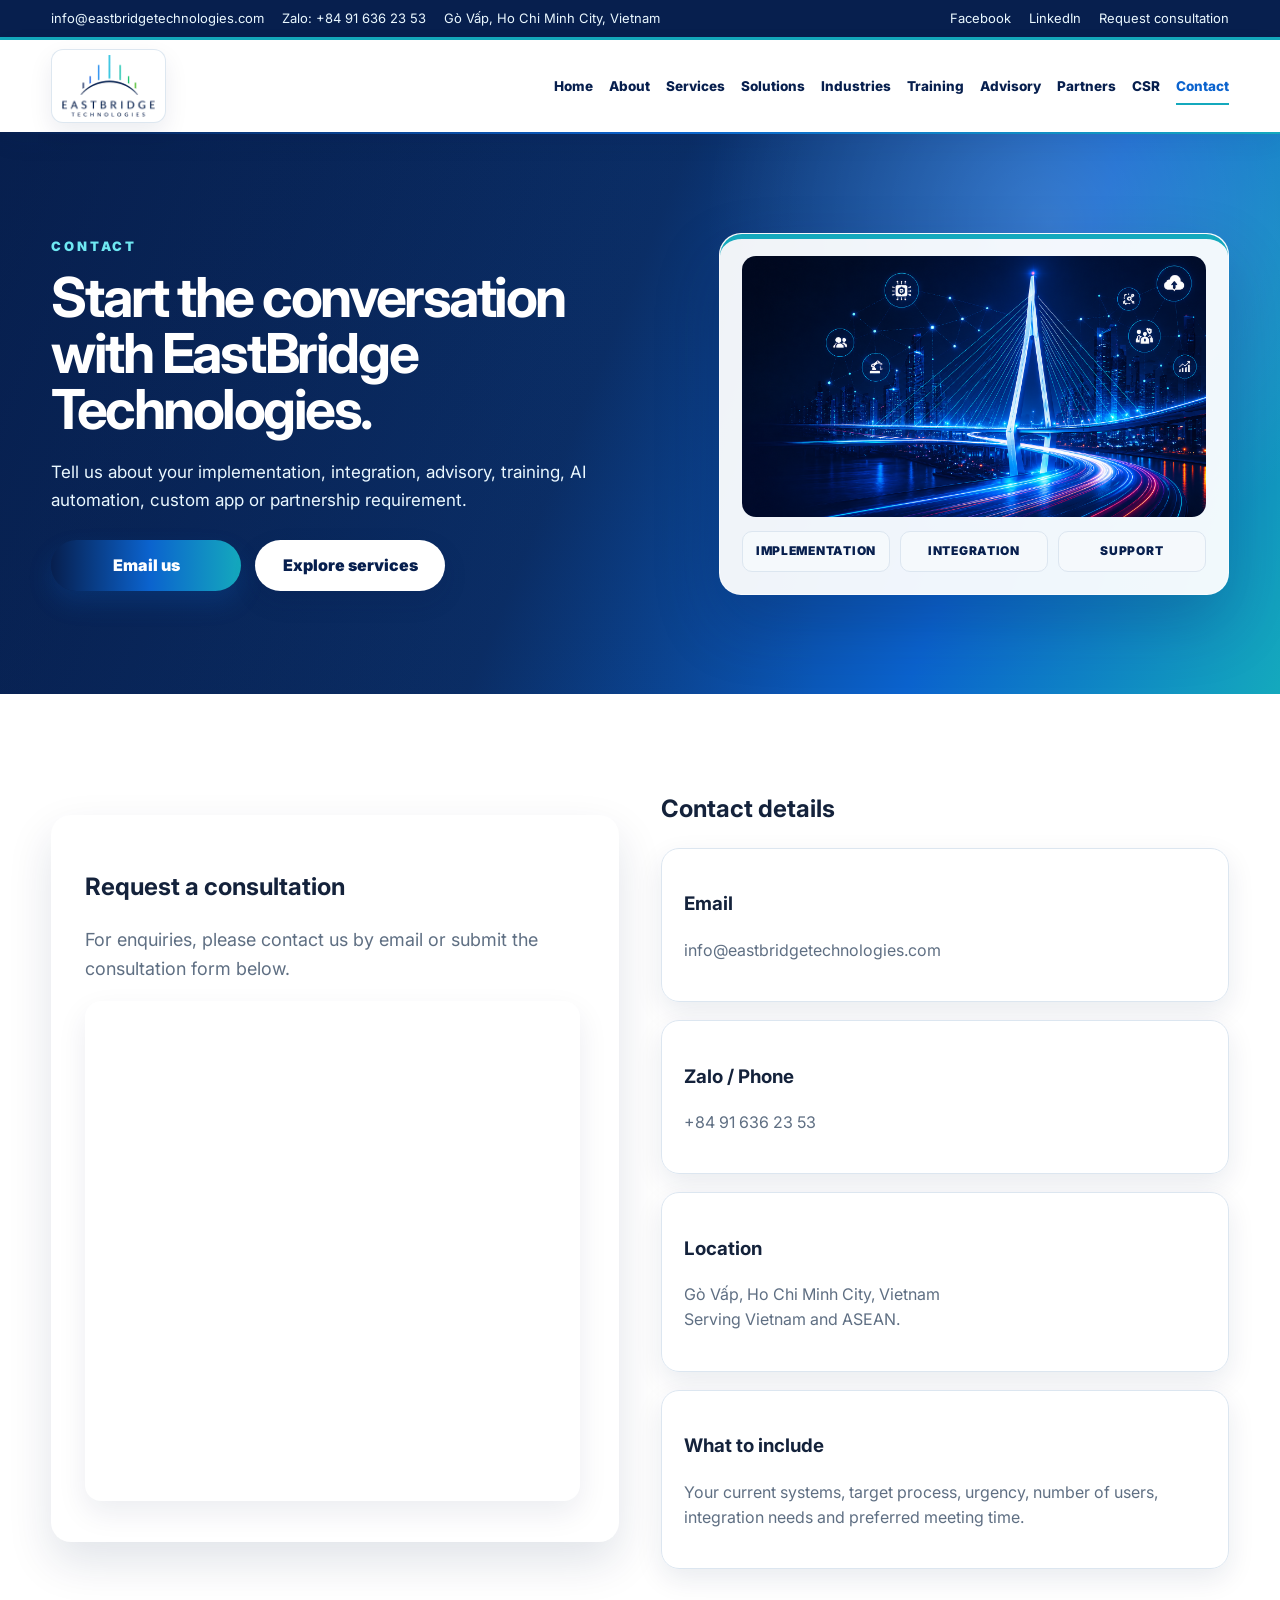
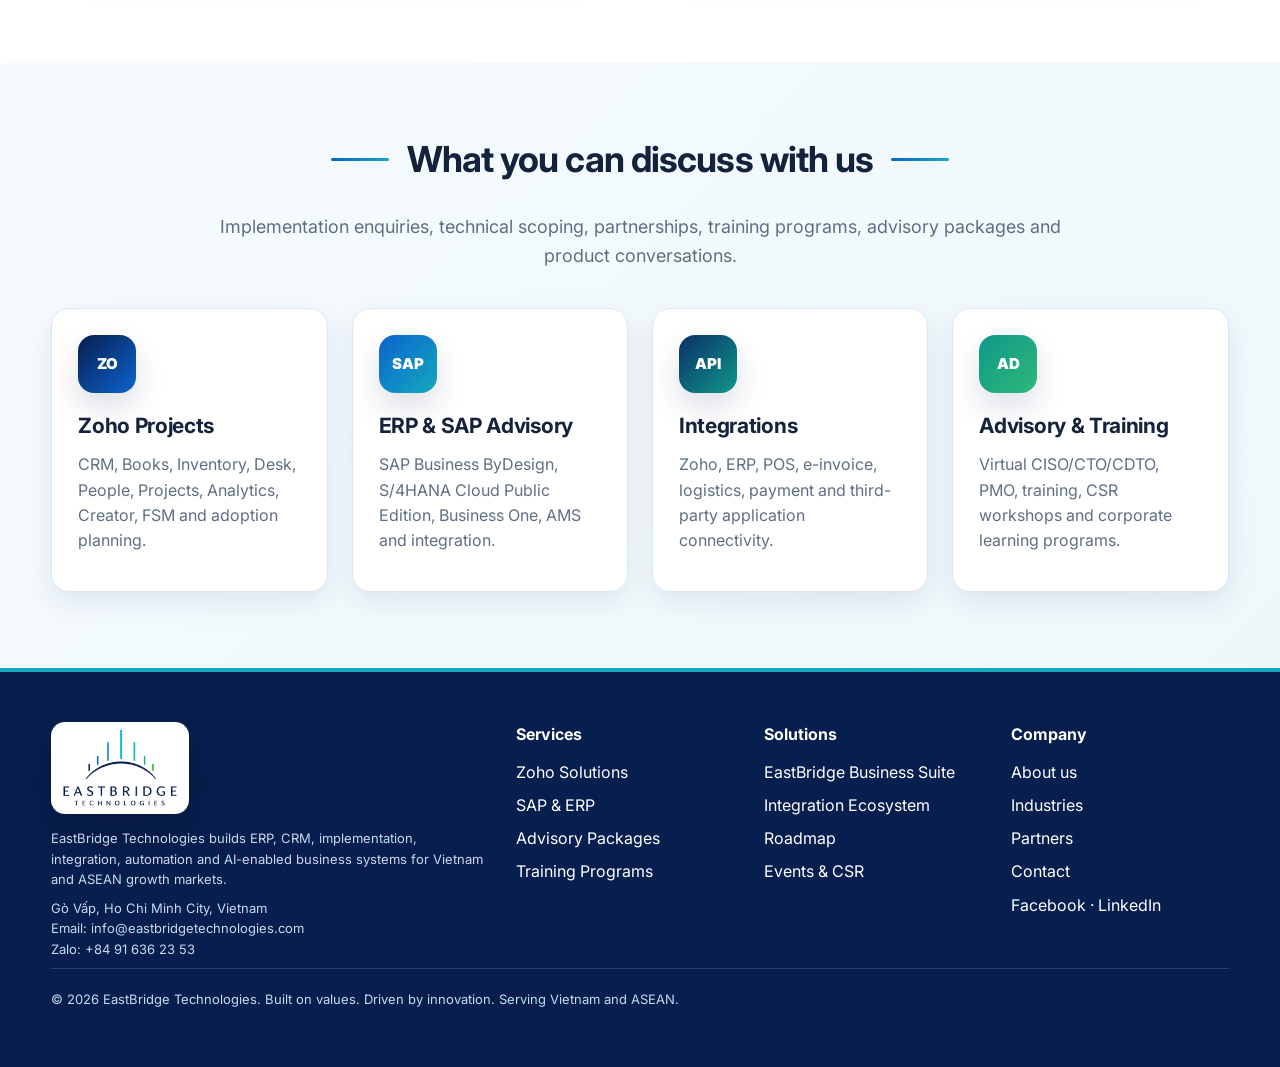
<file: contact.html>
<!doctype html>
<html lang="en"><head><meta charset="utf-8"/><meta name="viewport" content="width=device-width, initial-scale=1"/>
<title>Contact EastBridge Technologies | Consultation, Zoho, ERP, AI and Integration Enquiries</title><link rel="canonical" href="https://www.eastbridgetechnologies.com/contact.html"/>
<meta name="description" content="Contact EastBridge Technologies in Ho Chi Minh City for Zoho implementation readiness, ERP consulting, SAP advisory, integration, AI automation, mobile apps, training and partnership enquiries."/><meta name="keywords" content="EastBridge Technologies, Zoho implementation Vietnam, Zoho CRM Vietnam, Zoho consultant Vietnam, ERP consulting Vietnam, SAP Business ByDesign Vietnam, SAP S/4HANA Cloud Vietnam, SAP Business One Vietnam, SAP AMS Vietnam, system integration Vietnam, API integration Vietnam, digital transformation Vietnam, AI automation Vietnam, business process automation Vietnam, CRM implementation Vietnam, ERP advisory Vietnam, virtual CIO Vietnam, virtual CISO Vietnam, cybersecurity assessment Vietnam, GRC consultancy Vietnam, Zoho training Vietnam, corporate technology training Vietnam, SME digital transformation Vietnam, ASEAN technology services"/><meta name="robots" content="index, follow"/>
<meta property="og:title" content="Contact EastBridge Technologies | Consultation, Zoho, ERP, AI and Integration Enquiries"/><meta property="og:description" content="Contact EastBridge Technologies in Ho Chi Minh City for Zoho implementation readiness, ERP consulting, SAP advisory, integration, AI automation, mobile apps, training and partnership enquiries."/><meta property="og:type" content="website"/><meta property="og:url" content="https://www.eastbridgetechnologies.com/contact.html"/><meta property="og:image" content="assets/images/hero-banner-1.png"/>
<meta name="theme-color" content="#071f4e"/>
<link rel="preconnect" href="https://fonts.googleapis.com"/><link rel="preconnect" href="https://fonts.gstatic.com" crossorigin/><link href="https://fonts.googleapis.com/css2?family=Inter:wght@400;500;600;700;800;900&display=swap" rel="stylesheet"/><link rel="stylesheet" href="assets/css/styles.css"/>
<script type="application/ld+json">{"@context": "https://schema.org", "@type": "Organization", "name": "EastBridge Technologies", "url": "https://www.eastbridgetechnologies.com", "logo": "https://www.eastbridgetechnologies.com/assets/images/eastbridge-logo-header.png", "contactPoint": [{"@type": "ContactPoint", "email": "info@eastbridgetechnologies.com", "telephone": "+84 91 636 23 53", "contactType": "customer enquiries", "areaServed": ["VN", "ASEAN"], "availableLanguage": ["English", "Vietnamese"]}], "address": {"@type": "PostalAddress", "addressLocality": "Ho Chi Minh City", "addressCountry": "VN"}, "sameAs": ["https://www.facebook.com/eastbridgetech", "https://www.linkedin.com/company/eastbridgetech"]}</script>
</head><body><div class="topbar"><div class="topbar-left"><a href="mailto:info@eastbridgetechnologies.com">info@eastbridgetechnologies.com</a><a href="https://zalo.me/84916362353" target="_blank" rel="noopener">Zalo: +84 91 636 23 53</a><span>Gò Vấp, Ho Chi Minh City, Vietnam</span></div><div class="topbar-right"><a href="https://www.facebook.com/eastbridgetech" target="_blank" rel="noopener">Facebook</a><a href="https://www.linkedin.com/company/eastbridgetech" target="_blank" rel="noopener">LinkedIn</a><a href="contact.html">Request consultation</a></div></div>
<header class="navbar"><a class="brand" href="index.html" aria-label="EastBridge Technologies home"><span class="brand-mark"><img alt="EastBridge Technologies logo" src="assets/images/eastbridge-logo-header.png"/></span></a><button class="menu-btn" aria-label="Open menu" aria-expanded="false">Menu</button><nav class="navlinks"><a class="" href="index.html">Home</a><a class="" href="about.html">About</a><a class="" href="services.html">Services</a><a class="" href="solutions.html">Solutions</a><a class="" href="industries.html">Industries</a><a class="" href="training.html">Training</a><a class="" href="advisory.html">Advisory</a><a class="" href="partners.html">Partners</a><a class="" href="csr.html">CSR</a><a class="active" href="contact.html">Contact</a></nav></header><section class="hero page-hero"><div class="hero-copy"><div class="eyebrow">Contact</div><h1>Start the conversation with EastBridge Technologies.</h1><p>Tell us about your implementation, integration, advisory, training, AI automation, custom app or partnership requirement.</p><div class="hero-actions"><a class="btn" href="mailto:info@eastbridgetechnologies.com">Email us</a><a class="btn light" href="services.html">Explore services</a></div></div><div class="hero-panel"><img alt="EastBridge enterprise technology visual" src="assets/images/hero-banner-1.png"/><div class="hero-panel-caption"><span>Implementation</span><span>Integration</span><span>Support</span></div></div></section>
<section class="section section-white"><div class="split contact-split"><div class="contact-box"><h2>Request a consultation</h2><p class="lead form-intro">For enquiries, please contact us by email or submit the consultation form below.</p><iframe id="ziframe_669013" aria-label="Send an enquiry" frameborder="0" style="height:500px;width:99%;border:none;" src="https://forms.zohopublic.com/admineastbridget1/form/Contactus/formperma/cGEYSIhDVPZI9bGlZSqwni4bQYz5tYSHrm5Y_n6GXMs"></iframe></div><div class="contact-details"><h2>Contact details</h2><div class="contact-card"><h3>Email</h3><p><a href="mailto:info@eastbridgetechnologies.com">info@eastbridgetechnologies.com</a></p></div><div class="contact-card"><h3>Zalo / Phone</h3><p><a href="https://zalo.me/84916362353" target="_blank" rel="noopener">+84 91 636 23 53</a></p></div><div class="contact-card"><h3>Location</h3><p>Gò Vấp, Ho Chi Minh City, Vietnam<br/>Serving Vietnam and ASEAN.</p></div><div class="contact-card"><h3>What to include</h3><p>Your current systems, target process, urgency, number of users, integration needs and preferred meeting time.</p></div></div></div></section>
<section class="section section-tint contact-focus"><div class="section-heading centered"><h2 class="section-title decorated">What you can discuss with us</h2><p class="lead">Implementation enquiries, technical scoping, partnerships, training programs, advisory packages and product conversations.</p></div><div class="grid cards-4"><article class="capability-card"><div class="mini-icon blue">ZO</div><h3>Zoho Projects</h3><p>CRM, Books, Inventory, Desk, People, Projects, Analytics, Creator, FSM and adoption planning.</p></article><article class="capability-card"><div class="mini-icon cyan">SAP</div><h3>ERP & SAP Advisory</h3><p>SAP Business ByDesign, S/4HANA Cloud Public Edition, Business One, AMS and integration.</p></article><article class="capability-card"><div class="mini-icon teal">API</div><h3>Integrations</h3><p>Zoho, ERP, POS, e-invoice, logistics, payment and third-party application connectivity.</p></article><article class="capability-card"><div class="mini-icon green">AD</div><h3>Advisory & Training</h3><p>Virtual CISO/CTO/CDTO, PMO, training, CSR workshops and corporate learning programs.</p></article></div></section>
<footer class="footer"><div class="footer-grid"><div class="footer-brand"><div class="footer-logo-card"><img alt="EastBridge Technologies" src="assets/images/eastbridge-logo-header.png"/></div><p class="small">EastBridge Technologies builds ERP, CRM, implementation, integration, automation and AI-enabled business systems for Vietnam and ASEAN growth markets.</p><p class="small">Gò Vấp, Ho Chi Minh City, Vietnam<br/>Email: <a href="mailto:info@eastbridgetechnologies.com">info@eastbridgetechnologies.com</a><br/>Zalo: <a href="https://zalo.me/84916362353" target="_blank" rel="noopener">+84 91 636 23 53</a></p></div><div><h4>Services</h4><p><a href="services.html#zoho-solutions">Zoho Solutions</a></p><p><a href="services.html#sap-services">SAP & ERP</a></p><p><a href="advisory.html">Advisory Packages</a></p><p><a href="training.html">Training Programs</a></p></div><div><h4>Solutions</h4><p><a href="solutions.html#business-suite">EastBridge Business Suite</a></p><p><a href="solutions.html#integration-ecosystem">Integration Ecosystem</a></p><p><a href="solutions.html#roadmap">Roadmap</a></p><p><a href="csr.html#events">Events & CSR</a></p></div><div><h4>Company</h4><p><a href="about.html">About us</a></p><p><a href="industries.html">Industries</a></p><p><a href="partners.html">Partners</a></p><p><a href="contact.html">Contact</a></p><p><a href="https://www.facebook.com/eastbridgetech" target="_blank" rel="noopener">Facebook</a> · <a href="https://www.linkedin.com/company/eastbridgetech" target="_blank" rel="noopener">LinkedIn</a></p></div></div><p class="small footer-note">© 2026 EastBridge Technologies. Built on values. Driven by innovation. Serving Vietnam and ASEAN.</p></footer><script src="assets/js/main.js"></script></body></html>
</file>
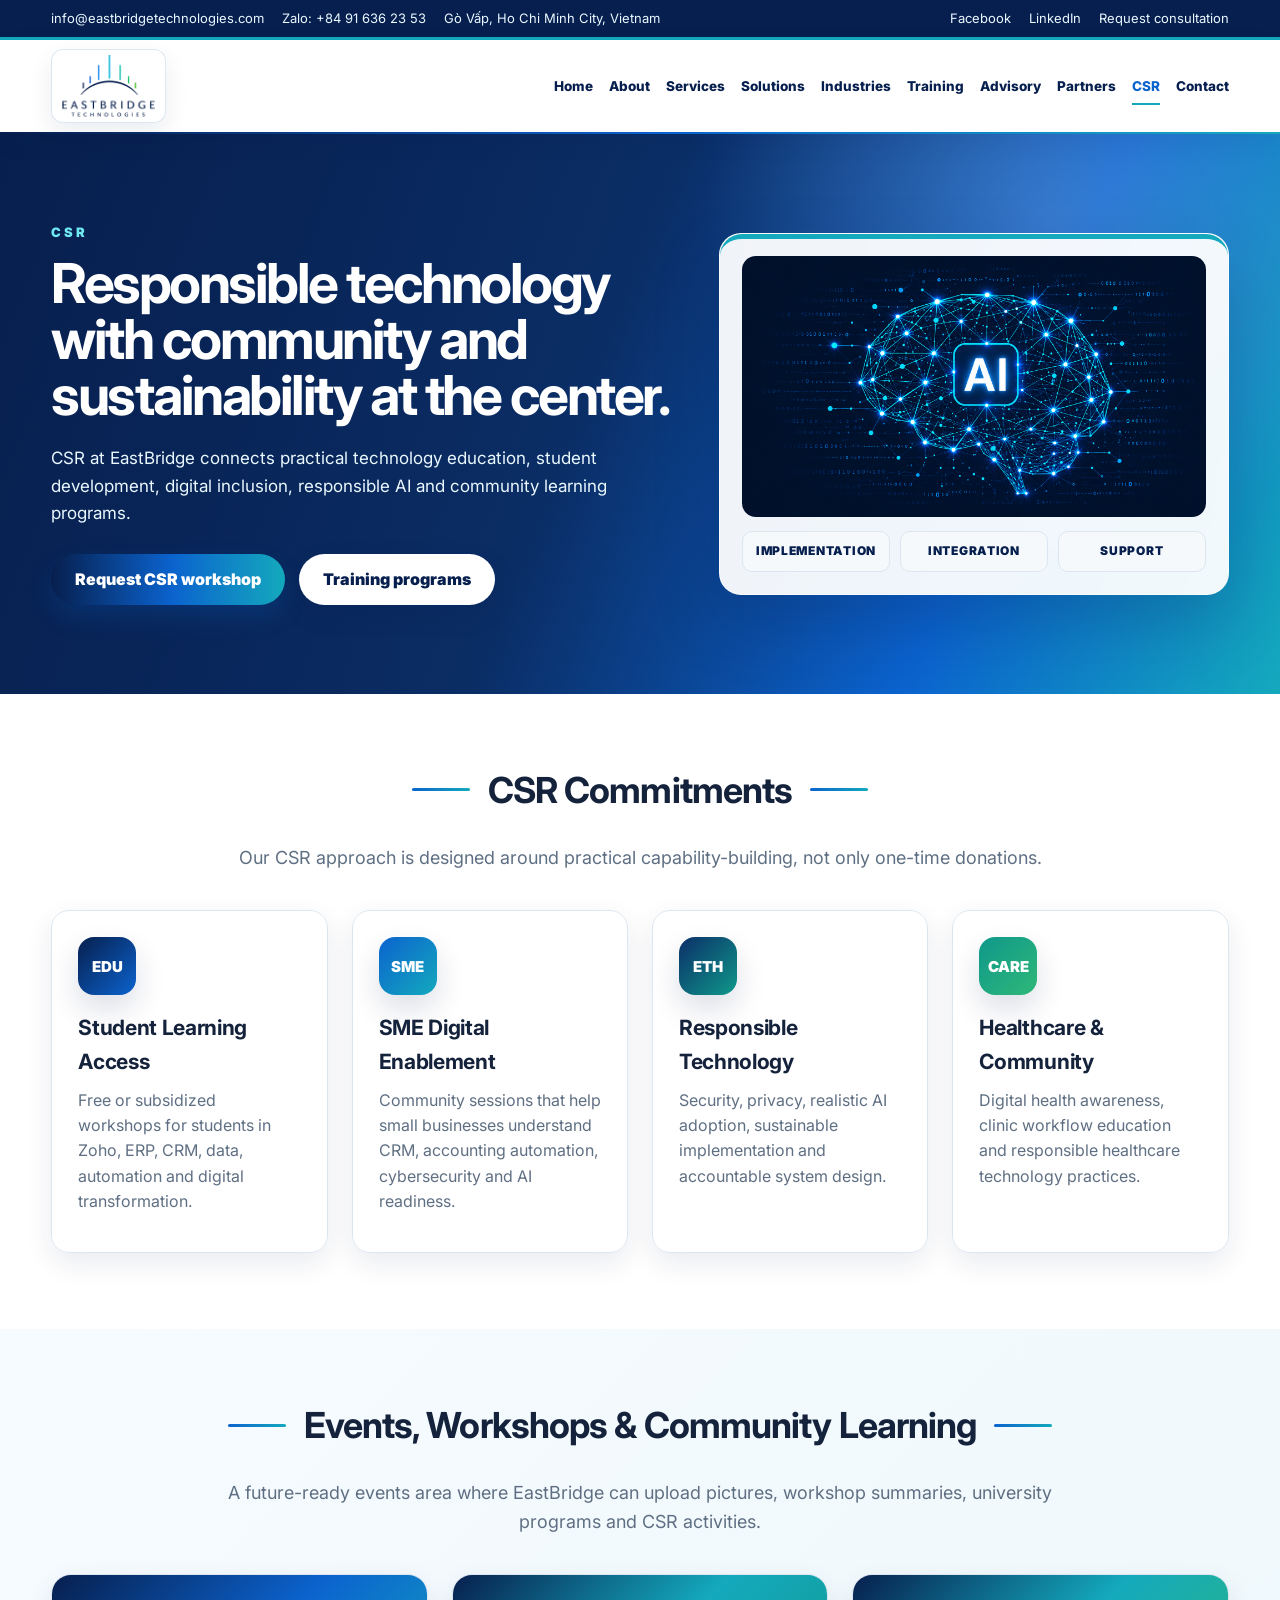
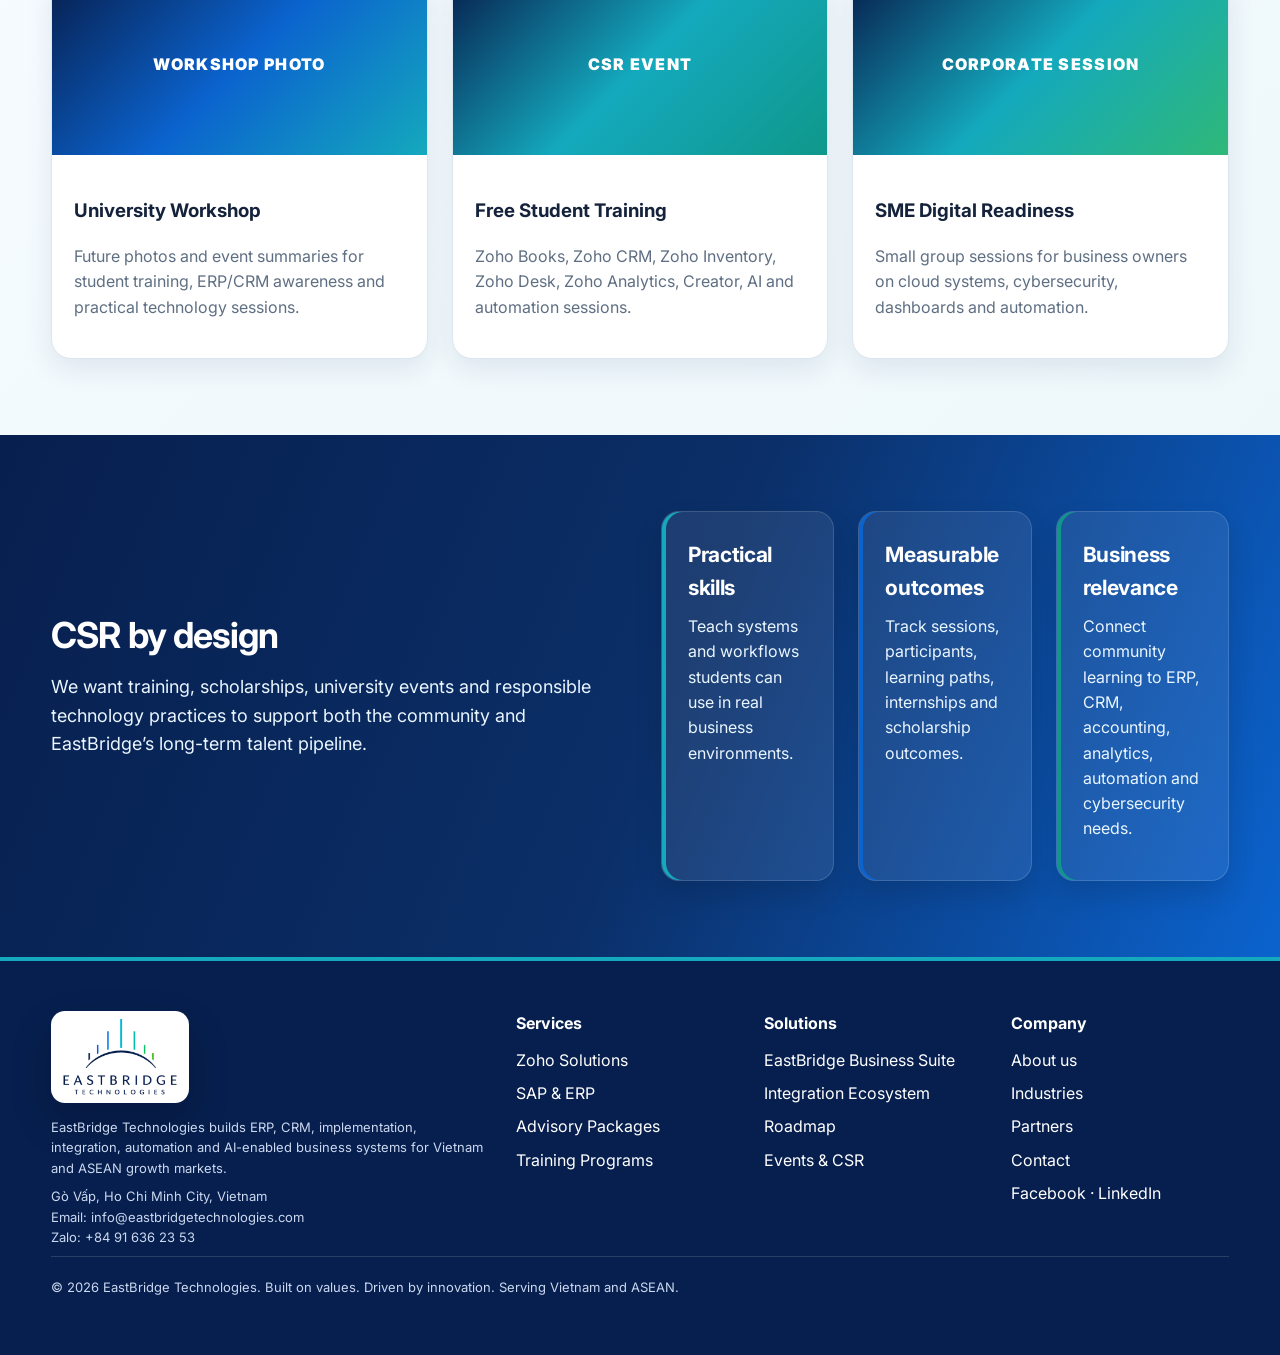
<file: csr.html>
<!doctype html>
<html lang="en"><head><meta charset="utf-8"/><meta name="viewport" content="width=device-width, initial-scale=1"/>
<title>CSR | EastBridge Community Training, Student Workshops and Responsible Technology</title><link rel="canonical" href="https://www.eastbridgetechnologies.com/csr.html"/>
<meta name="description" content="EastBridge CSR programs include student training, free workshops, scholarships, university partnerships, SME digital readiness, healthcare awareness and responsible technology events."/><meta name="keywords" content="EastBridge Technologies, Zoho implementation Vietnam, Zoho CRM Vietnam, Zoho consultant Vietnam, ERP consulting Vietnam, SAP Business ByDesign Vietnam, SAP S/4HANA Cloud Vietnam, SAP Business One Vietnam, SAP AMS Vietnam, system integration Vietnam, API integration Vietnam, digital transformation Vietnam, AI automation Vietnam, business process automation Vietnam, CRM implementation Vietnam, ERP advisory Vietnam, virtual CIO Vietnam, virtual CISO Vietnam, cybersecurity assessment Vietnam, GRC consultancy Vietnam, Zoho training Vietnam, corporate technology training Vietnam, SME digital transformation Vietnam, ASEAN technology services"/><meta name="robots" content="index, follow"/>
<meta property="og:title" content="CSR | EastBridge Community Training, Student Workshops and Responsible Technology"/><meta property="og:description" content="EastBridge CSR programs include student training, free workshops, scholarships, university partnerships, SME digital readiness, healthcare awareness and responsible technology events."/><meta property="og:type" content="website"/><meta property="og:url" content="https://www.eastbridgetechnologies.com/csr.html"/><meta property="og:image" content="assets/images/hero-banner-1.png"/>
<meta name="theme-color" content="#071f4e"/>
<link rel="preconnect" href="https://fonts.googleapis.com"/><link rel="preconnect" href="https://fonts.gstatic.com" crossorigin/><link href="https://fonts.googleapis.com/css2?family=Inter:wght@400;500;600;700;800;900&display=swap" rel="stylesheet"/><link rel="stylesheet" href="assets/css/styles.css"/>
<script type="application/ld+json">{"@context": "https://schema.org", "@type": "Organization", "name": "EastBridge Technologies", "url": "https://www.eastbridgetechnologies.com", "logo": "https://www.eastbridgetechnologies.com/assets/images/eastbridge-logo-header.png", "contactPoint": [{"@type": "ContactPoint", "email": "info@eastbridgetechnologies.com", "telephone": "+84 91 636 23 53", "contactType": "customer enquiries", "areaServed": ["VN", "ASEAN"], "availableLanguage": ["English", "Vietnamese"]}], "address": {"@type": "PostalAddress", "addressLocality": "Ho Chi Minh City", "addressCountry": "VN"}, "sameAs": ["https://www.facebook.com/eastbridgetech", "https://www.linkedin.com/company/eastbridgetech"]}</script>
</head><body><div class="topbar"><div class="topbar-left"><a href="mailto:info@eastbridgetechnologies.com">info@eastbridgetechnologies.com</a><a href="https://zalo.me/84916362353" target="_blank" rel="noopener">Zalo: +84 91 636 23 53</a><span>Gò Vấp, Ho Chi Minh City, Vietnam</span></div><div class="topbar-right"><a href="https://www.facebook.com/eastbridgetech" target="_blank" rel="noopener">Facebook</a><a href="https://www.linkedin.com/company/eastbridgetech" target="_blank" rel="noopener">LinkedIn</a><a href="contact.html">Request consultation</a></div></div>
<header class="navbar"><a class="brand" href="index.html" aria-label="EastBridge Technologies home"><span class="brand-mark"><img alt="EastBridge Technologies logo" src="assets/images/eastbridge-logo-header.png"/></span></a><button class="menu-btn" aria-label="Open menu" aria-expanded="false">Menu</button><nav class="navlinks"><a class="" href="index.html">Home</a><a class="" href="about.html">About</a><a class="" href="services.html">Services</a><a class="" href="solutions.html">Solutions</a><a class="" href="industries.html">Industries</a><a class="" href="training.html">Training</a><a class="" href="advisory.html">Advisory</a><a class="" href="partners.html">Partners</a><a class="active" href="csr.html">CSR</a><a class="" href="contact.html">Contact</a></nav></header><section class="hero page-hero"><div class="hero-copy"><div class="eyebrow">CSR</div><h1>Responsible technology with community and sustainability at the center.</h1><p>CSR at EastBridge connects practical technology education, student development, digital inclusion, responsible AI and community learning programs.</p><div class="hero-actions"><a class="btn" href="contact.html">Request CSR workshop</a><a class="btn light" href="training.html">Training programs</a></div></div><div class="hero-panel"><img alt="EastBridge enterprise technology visual" src="assets/images/hero-banner-3.png"/><div class="hero-panel-caption"><span>Implementation</span><span>Integration</span><span>Support</span></div></div></section>
<section class="section section-white"><div class="section-heading centered"><h2 class="section-title decorated">CSR Commitments</h2><p class="lead">Our CSR approach is designed around practical capability-building, not only one-time donations.</p></div><div class="grid cards-4"><article class="capability-card"><div class="mini-icon blue">EDU</div><h3>Student Learning Access</h3><p>Free or subsidized workshops for students in Zoho, ERP, CRM, data, automation and digital transformation.</p></article><article class="capability-card"><div class="mini-icon cyan">SME</div><h3>SME Digital Enablement</h3><p>Community sessions that help small businesses understand CRM, accounting automation, cybersecurity and AI readiness.</p></article><article class="capability-card"><div class="mini-icon teal">ETH</div><h3>Responsible Technology</h3><p>Security, privacy, realistic AI adoption, sustainable implementation and accountable system design.</p></article><article class="capability-card"><div class="mini-icon green">CARE</div><h3>Healthcare & Community</h3><p>Digital health awareness, clinic workflow education and responsible healthcare technology practices.</p></article></div></section>
<section class="section section-tint" id="events"><div class="section-heading centered"><h2 class="section-title decorated">Events, Workshops & Community Learning</h2><p class="lead">A future-ready events area where EastBridge can upload pictures, workshop summaries, university programs and CSR activities.</p></div>
<div class="event-grid"><article class="event-card"><div class="event-media"><span>Workshop Photo</span></div><div class="event-body"><h3>University Workshop</h3><p>Future photos and event summaries for student training, ERP/CRM awareness and practical technology sessions.</p></div></article><article class="event-card"><div class="event-media teal"><span>CSR Event</span></div><div class="event-body"><h3>Free Student Training</h3><p>Zoho Books, Zoho CRM, Zoho Inventory, Zoho Desk, Zoho Analytics, Creator, AI and automation sessions.</p></div></article><article class="event-card"><div class="event-media green"><span>Corporate Session</span></div><div class="event-body"><h3>SME Digital Readiness</h3><p>Small group sessions for business owners on cloud systems, cybersecurity, dashboards and automation.</p></div></article></div></section>
<section class="section blue"><div class="split"><div><h2 class="section-title">CSR by design</h2><p class="lead">We want training, scholarships, university events and responsible technology practices to support both the community and EastBridge’s long-term talent pipeline.</p></div><div class="grid cards-3"><article class="card dark pad"><h3>Practical skills</h3><p>Teach systems and workflows students can use in real business environments.</p></article><article class="card dark pad"><h3>Measurable outcomes</h3><p>Track sessions, participants, learning paths, internships and scholarship outcomes.</p></article><article class="card dark pad"><h3>Business relevance</h3><p>Connect community learning to ERP, CRM, accounting, analytics, automation and cybersecurity needs.</p></article></div></div></section>
<footer class="footer"><div class="footer-grid"><div class="footer-brand"><div class="footer-logo-card"><img alt="EastBridge Technologies" src="assets/images/eastbridge-logo-header.png"/></div><p class="small">EastBridge Technologies builds ERP, CRM, implementation, integration, automation and AI-enabled business systems for Vietnam and ASEAN growth markets.</p><p class="small">Gò Vấp, Ho Chi Minh City, Vietnam<br/>Email: <a href="mailto:info@eastbridgetechnologies.com">info@eastbridgetechnologies.com</a><br/>Zalo: <a href="https://zalo.me/84916362353" target="_blank" rel="noopener">+84 91 636 23 53</a></p></div><div><h4>Services</h4><p><a href="services.html#zoho-solutions">Zoho Solutions</a></p><p><a href="services.html#sap-services">SAP & ERP</a></p><p><a href="advisory.html">Advisory Packages</a></p><p><a href="training.html">Training Programs</a></p></div><div><h4>Solutions</h4><p><a href="solutions.html#business-suite">EastBridge Business Suite</a></p><p><a href="solutions.html#integration-ecosystem">Integration Ecosystem</a></p><p><a href="solutions.html#roadmap">Roadmap</a></p><p><a href="csr.html#events">Events & CSR</a></p></div><div><h4>Company</h4><p><a href="about.html">About us</a></p><p><a href="industries.html">Industries</a></p><p><a href="partners.html">Partners</a></p><p><a href="contact.html">Contact</a></p><p><a href="https://www.facebook.com/eastbridgetech" target="_blank" rel="noopener">Facebook</a> · <a href="https://www.linkedin.com/company/eastbridgetech" target="_blank" rel="noopener">LinkedIn</a></p></div></div><p class="small footer-note">© 2026 EastBridge Technologies. Built on values. Driven by innovation. Serving Vietnam and ASEAN.</p></footer><script src="assets/js/main.js"></script></body></html>
</file>
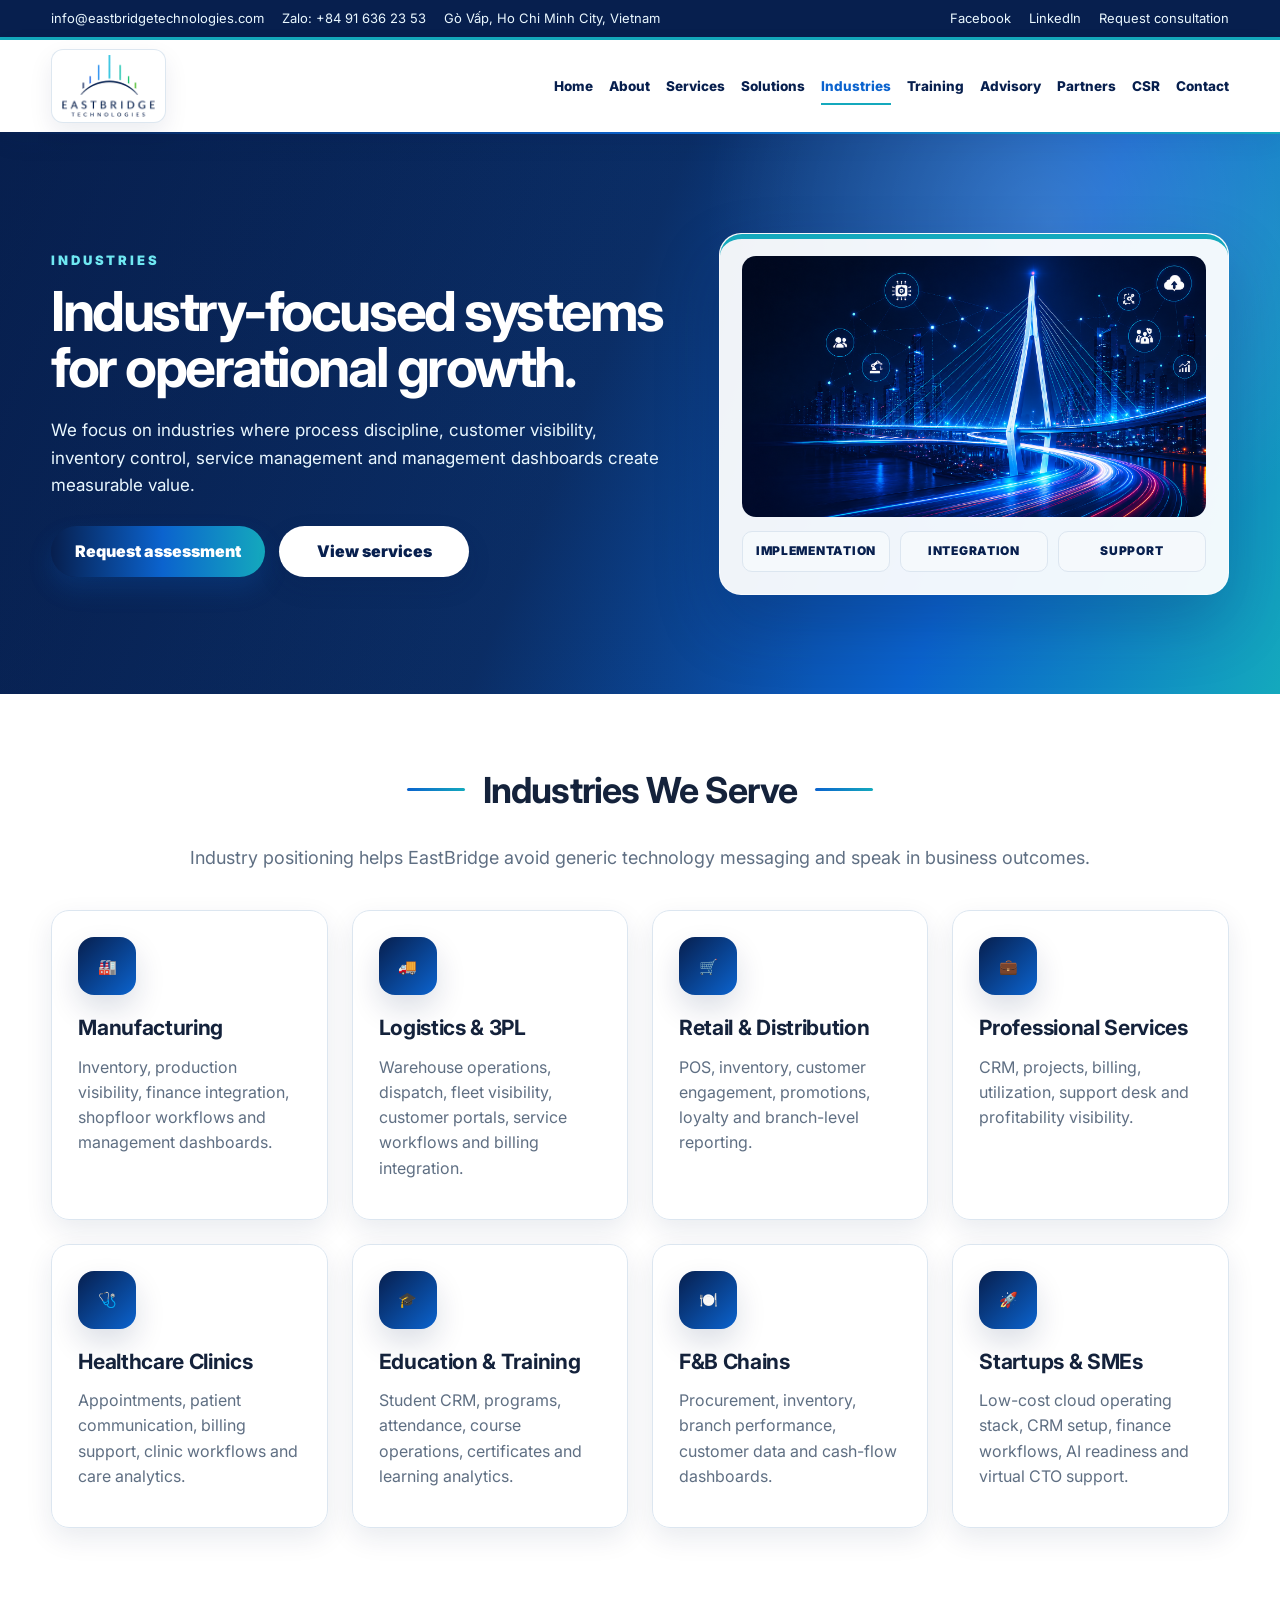
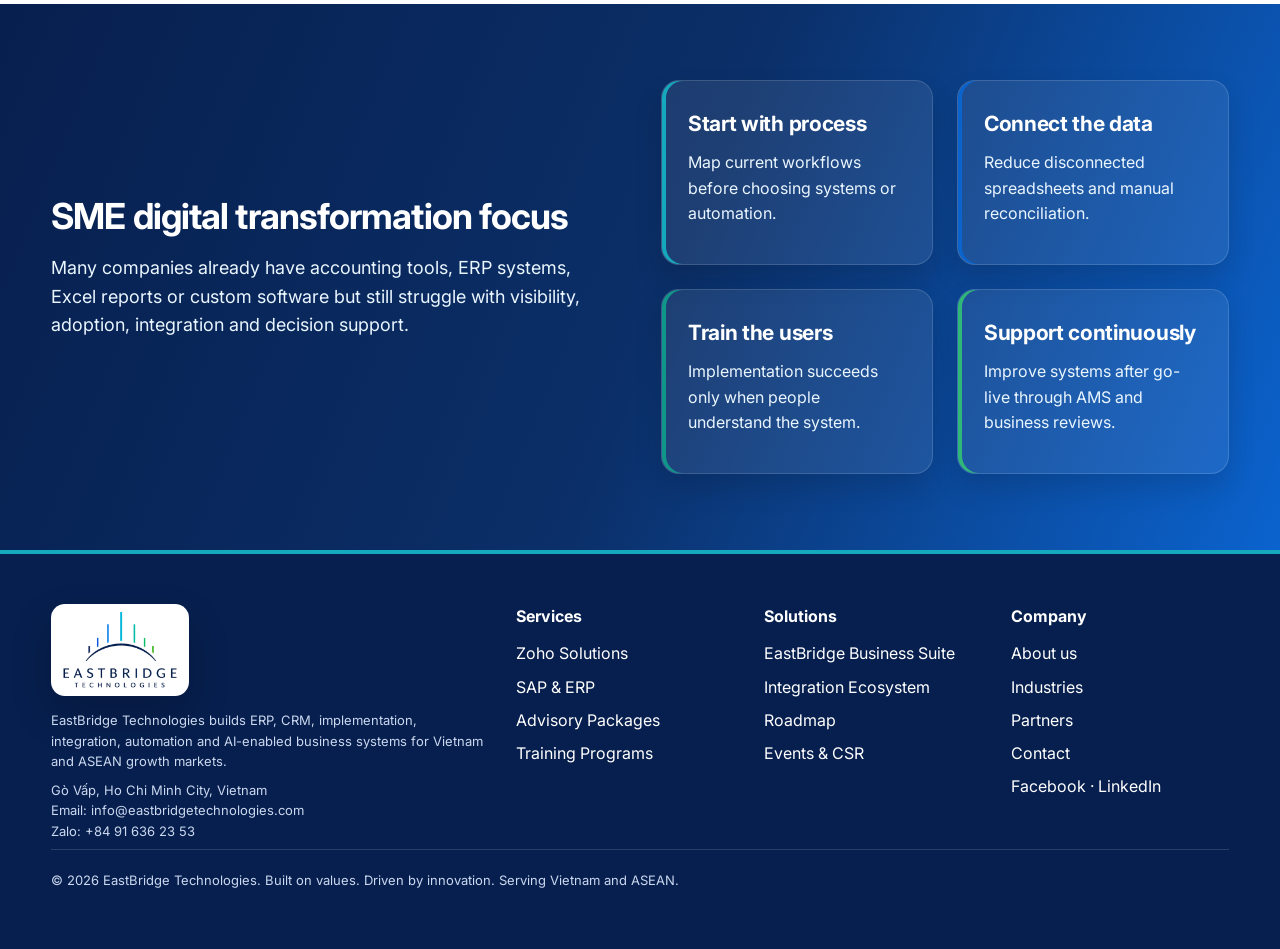
<file: industries.html>
<!doctype html>
<html lang="en"><head><meta charset="utf-8"/><meta name="viewport" content="width=device-width, initial-scale=1"/>
<title>Industries | Manufacturing, Logistics, Retail, Healthcare, Education and SMEs</title><link rel="canonical" href="https://www.eastbridgetechnologies.com/industries.html"/>
<meta name="description" content="EastBridge serves manufacturing, logistics, distribution, retail, professional services, healthcare, education, F&amp;B, startups and SMEs with ERP, CRM, integration and automation solutions."/><meta name="keywords" content="EastBridge Technologies, Zoho implementation Vietnam, Zoho CRM Vietnam, Zoho consultant Vietnam, ERP consulting Vietnam, SAP Business ByDesign Vietnam, SAP S/4HANA Cloud Vietnam, SAP Business One Vietnam, SAP AMS Vietnam, system integration Vietnam, API integration Vietnam, digital transformation Vietnam, AI automation Vietnam, business process automation Vietnam, CRM implementation Vietnam, ERP advisory Vietnam, virtual CIO Vietnam, virtual CISO Vietnam, cybersecurity assessment Vietnam, GRC consultancy Vietnam, Zoho training Vietnam, corporate technology training Vietnam, SME digital transformation Vietnam, ASEAN technology services"/><meta name="robots" content="index, follow"/>
<meta property="og:title" content="Industries | Manufacturing, Logistics, Retail, Healthcare, Education and SMEs"/><meta property="og:description" content="EastBridge serves manufacturing, logistics, distribution, retail, professional services, healthcare, education, F&amp;B, startups and SMEs with ERP, CRM, integration and automation solutions."/><meta property="og:type" content="website"/><meta property="og:url" content="https://www.eastbridgetechnologies.com/industries.html"/><meta property="og:image" content="assets/images/hero-banner-1.png"/>
<meta name="theme-color" content="#071f4e"/>
<link rel="preconnect" href="https://fonts.googleapis.com"/><link rel="preconnect" href="https://fonts.gstatic.com" crossorigin/><link href="https://fonts.googleapis.com/css2?family=Inter:wght@400;500;600;700;800;900&display=swap" rel="stylesheet"/><link rel="stylesheet" href="assets/css/styles.css"/>
<script type="application/ld+json">{"@context": "https://schema.org", "@type": "Organization", "name": "EastBridge Technologies", "url": "https://www.eastbridgetechnologies.com", "logo": "https://www.eastbridgetechnologies.com/assets/images/eastbridge-logo-header.png", "contactPoint": [{"@type": "ContactPoint", "email": "info@eastbridgetechnologies.com", "telephone": "+84 91 636 23 53", "contactType": "customer enquiries", "areaServed": ["VN", "ASEAN"], "availableLanguage": ["English", "Vietnamese"]}], "address": {"@type": "PostalAddress", "addressLocality": "Ho Chi Minh City", "addressCountry": "VN"}, "sameAs": ["https://www.facebook.com/eastbridgetech", "https://www.linkedin.com/company/eastbridgetech"]}</script>
</head><body><div class="topbar"><div class="topbar-left"><a href="mailto:info@eastbridgetechnologies.com">info@eastbridgetechnologies.com</a><a href="https://zalo.me/84916362353" target="_blank" rel="noopener">Zalo: +84 91 636 23 53</a><span>Gò Vấp, Ho Chi Minh City, Vietnam</span></div><div class="topbar-right"><a href="https://www.facebook.com/eastbridgetech" target="_blank" rel="noopener">Facebook</a><a href="https://www.linkedin.com/company/eastbridgetech" target="_blank" rel="noopener">LinkedIn</a><a href="contact.html">Request consultation</a></div></div>
<header class="navbar"><a class="brand" href="index.html" aria-label="EastBridge Technologies home"><span class="brand-mark"><img alt="EastBridge Technologies logo" src="assets/images/eastbridge-logo-header.png"/></span></a><button class="menu-btn" aria-label="Open menu" aria-expanded="false">Menu</button><nav class="navlinks"><a class="" href="index.html">Home</a><a class="" href="about.html">About</a><a class="" href="services.html">Services</a><a class="" href="solutions.html">Solutions</a><a class="active" href="industries.html">Industries</a><a class="" href="training.html">Training</a><a class="" href="advisory.html">Advisory</a><a class="" href="partners.html">Partners</a><a class="" href="csr.html">CSR</a><a class="" href="contact.html">Contact</a></nav></header><section class="hero page-hero"><div class="hero-copy"><div class="eyebrow">Industries</div><h1>Industry-focused systems for operational growth.</h1><p>We focus on industries where process discipline, customer visibility, inventory control, service management and management dashboards create measurable value.</p><div class="hero-actions"><a class="btn" href="contact.html">Request assessment</a><a class="btn light" href="services.html">View services</a></div></div><div class="hero-panel"><img alt="EastBridge enterprise technology visual" src="assets/images/hero-banner-1.png"/><div class="hero-panel-caption"><span>Implementation</span><span>Integration</span><span>Support</span></div></div></section><section class="section section-white"><div class="section-heading centered"><h2 class="section-title decorated">Industries We Serve</h2><p class="lead">Industry positioning helps EastBridge avoid generic technology messaging and speak in business outcomes.</p></div><div class="grid cards-4"><article class="industry-card"><div class="mini-icon ">🏭</div><h3>Manufacturing</h3><p>Inventory, production visibility, finance integration, shopfloor workflows and management dashboards.</p></article><article class="industry-card"><div class="mini-icon ">🚚</div><h3>Logistics & 3PL</h3><p>Warehouse operations, dispatch, fleet visibility, customer portals, service workflows and billing integration.</p></article><article class="industry-card"><div class="mini-icon ">🛒</div><h3>Retail & Distribution</h3><p>POS, inventory, customer engagement, promotions, loyalty and branch-level reporting.</p></article><article class="industry-card"><div class="mini-icon ">💼</div><h3>Professional Services</h3><p>CRM, projects, billing, utilization, support desk and profitability visibility.</p></article><article class="industry-card"><div class="mini-icon ">🩺</div><h3>Healthcare Clinics</h3><p>Appointments, patient communication, billing support, clinic workflows and care analytics.</p></article><article class="industry-card"><div class="mini-icon ">🎓</div><h3>Education & Training</h3><p>Student CRM, programs, attendance, course operations, certificates and learning analytics.</p></article><article class="industry-card"><div class="mini-icon ">🍽️</div><h3>F&B Chains</h3><p>Procurement, inventory, branch performance, customer data and cash-flow dashboards.</p></article><article class="industry-card"><div class="mini-icon ">🚀</div><h3>Startups & SMEs</h3><p>Low-cost cloud operating stack, CRM setup, finance workflows, AI readiness and virtual CTO support.</p></article></div></section><section class="section blue"><div class="split"><div><h2 class="section-title">SME digital transformation focus</h2><p class="lead">Many companies already have accounting tools, ERP systems, Excel reports or custom software but still struggle with visibility, adoption, integration and decision support.</p></div><div class="grid cards-2"><article class="card dark pad"><h3>Start with process</h3><p>Map current workflows before choosing systems or automation.</p></article><article class="card dark pad"><h3>Connect the data</h3><p>Reduce disconnected spreadsheets and manual reconciliation.</p></article><article class="card dark pad"><h3>Train the users</h3><p>Implementation succeeds only when people understand the system.</p></article><article class="card dark pad"><h3>Support continuously</h3><p>Improve systems after go-live through AMS and business reviews.</p></article></div></div></section><footer class="footer"><div class="footer-grid"><div class="footer-brand"><div class="footer-logo-card"><img alt="EastBridge Technologies" src="assets/images/eastbridge-logo-header.png"/></div><p class="small">EastBridge Technologies builds ERP, CRM, implementation, integration, automation and AI-enabled business systems for Vietnam and ASEAN growth markets.</p><p class="small">Gò Vấp, Ho Chi Minh City, Vietnam<br/>Email: <a href="mailto:info@eastbridgetechnologies.com">info@eastbridgetechnologies.com</a><br/>Zalo: <a href="https://zalo.me/84916362353" target="_blank" rel="noopener">+84 91 636 23 53</a></p></div><div><h4>Services</h4><p><a href="services.html#zoho-solutions">Zoho Solutions</a></p><p><a href="services.html#sap-services">SAP & ERP</a></p><p><a href="advisory.html">Advisory Packages</a></p><p><a href="training.html">Training Programs</a></p></div><div><h4>Solutions</h4><p><a href="solutions.html#business-suite">EastBridge Business Suite</a></p><p><a href="solutions.html#integration-ecosystem">Integration Ecosystem</a></p><p><a href="solutions.html#roadmap">Roadmap</a></p><p><a href="csr.html#events">Events & CSR</a></p></div><div><h4>Company</h4><p><a href="about.html">About us</a></p><p><a href="industries.html">Industries</a></p><p><a href="partners.html">Partners</a></p><p><a href="contact.html">Contact</a></p><p><a href="https://www.facebook.com/eastbridgetech" target="_blank" rel="noopener">Facebook</a> · <a href="https://www.linkedin.com/company/eastbridgetech" target="_blank" rel="noopener">LinkedIn</a></p></div></div><p class="small footer-note">© 2026 EastBridge Technologies. Built on values. Driven by innovation. Serving Vietnam and ASEAN.</p></footer><script src="assets/js/main.js"></script></body></html>
</file>
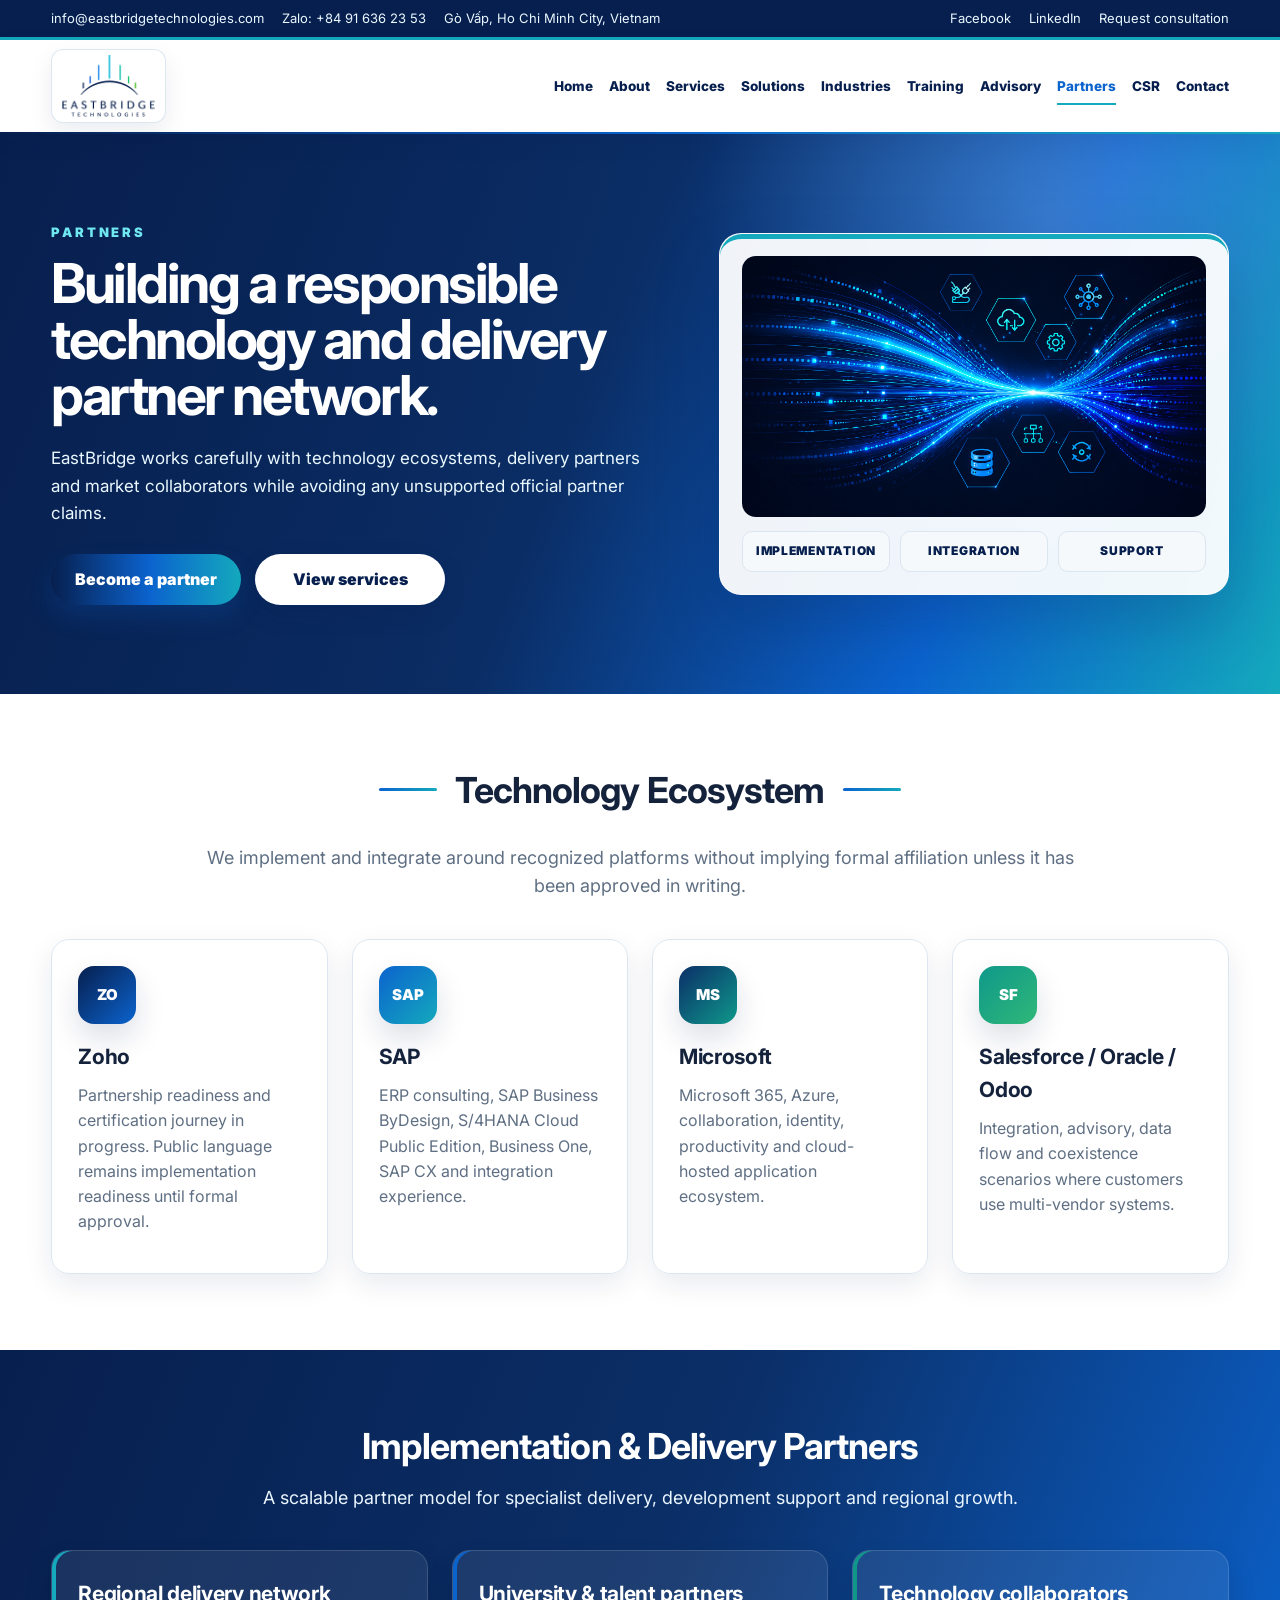
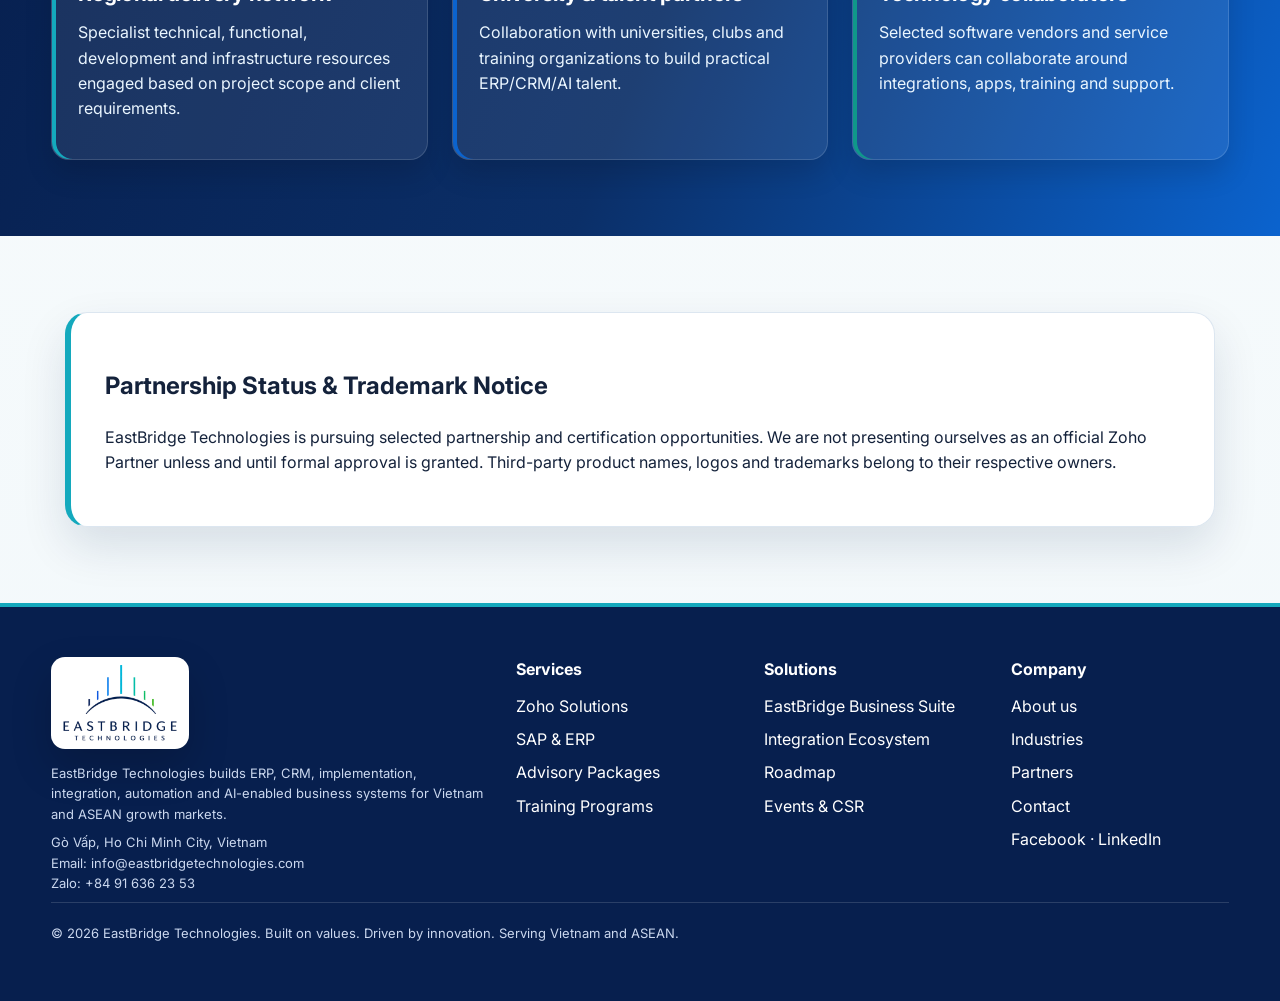
<file: partners.html>
<!doctype html>
<html lang="en"><head><meta charset="utf-8"/><meta name="viewport" content="width=device-width, initial-scale=1"/>
<title>Partners | EastBridge Technology Ecosystem and Delivery Network</title><link rel="canonical" href="https://www.eastbridgetechnologies.com/partners.html"/>
<meta name="description" content="EastBridge partner ecosystem for Zoho implementation readiness, SAP ERP consulting, Microsoft, Oracle, Salesforce, Odoo integration, delivery partners and market collaboration."/><meta name="keywords" content="EastBridge Technologies, Zoho implementation Vietnam, Zoho CRM Vietnam, Zoho consultant Vietnam, ERP consulting Vietnam, SAP Business ByDesign Vietnam, SAP S/4HANA Cloud Vietnam, SAP Business One Vietnam, SAP AMS Vietnam, system integration Vietnam, API integration Vietnam, digital transformation Vietnam, AI automation Vietnam, business process automation Vietnam, CRM implementation Vietnam, ERP advisory Vietnam, virtual CIO Vietnam, virtual CISO Vietnam, cybersecurity assessment Vietnam, GRC consultancy Vietnam, Zoho training Vietnam, corporate technology training Vietnam, SME digital transformation Vietnam, ASEAN technology services"/><meta name="robots" content="index, follow"/>
<meta property="og:title" content="Partners | EastBridge Technology Ecosystem and Delivery Network"/><meta property="og:description" content="EastBridge partner ecosystem for Zoho implementation readiness, SAP ERP consulting, Microsoft, Oracle, Salesforce, Odoo integration, delivery partners and market collaboration."/><meta property="og:type" content="website"/><meta property="og:url" content="https://www.eastbridgetechnologies.com/partners.html"/><meta property="og:image" content="assets/images/hero-banner-1.png"/>
<meta name="theme-color" content="#071f4e"/>
<link rel="preconnect" href="https://fonts.googleapis.com"/><link rel="preconnect" href="https://fonts.gstatic.com" crossorigin/><link href="https://fonts.googleapis.com/css2?family=Inter:wght@400;500;600;700;800;900&display=swap" rel="stylesheet"/><link rel="stylesheet" href="assets/css/styles.css"/>
<script type="application/ld+json">{"@context": "https://schema.org", "@type": "Organization", "name": "EastBridge Technologies", "url": "https://www.eastbridgetechnologies.com", "logo": "https://www.eastbridgetechnologies.com/assets/images/eastbridge-logo-header.png", "contactPoint": [{"@type": "ContactPoint", "email": "info@eastbridgetechnologies.com", "telephone": "+84 91 636 23 53", "contactType": "customer enquiries", "areaServed": ["VN", "ASEAN"], "availableLanguage": ["English", "Vietnamese"]}], "address": {"@type": "PostalAddress", "addressLocality": "Ho Chi Minh City", "addressCountry": "VN"}, "sameAs": ["https://www.facebook.com/eastbridgetech", "https://www.linkedin.com/company/eastbridgetech"]}</script>
</head><body><div class="topbar"><div class="topbar-left"><a href="mailto:info@eastbridgetechnologies.com">info@eastbridgetechnologies.com</a><a href="https://zalo.me/84916362353" target="_blank" rel="noopener">Zalo: +84 91 636 23 53</a><span>Gò Vấp, Ho Chi Minh City, Vietnam</span></div><div class="topbar-right"><a href="https://www.facebook.com/eastbridgetech" target="_blank" rel="noopener">Facebook</a><a href="https://www.linkedin.com/company/eastbridgetech" target="_blank" rel="noopener">LinkedIn</a><a href="contact.html">Request consultation</a></div></div>
<header class="navbar"><a class="brand" href="index.html" aria-label="EastBridge Technologies home"><span class="brand-mark"><img alt="EastBridge Technologies logo" src="assets/images/eastbridge-logo-header.png"/></span></a><button class="menu-btn" aria-label="Open menu" aria-expanded="false">Menu</button><nav class="navlinks"><a class="" href="index.html">Home</a><a class="" href="about.html">About</a><a class="" href="services.html">Services</a><a class="" href="solutions.html">Solutions</a><a class="" href="industries.html">Industries</a><a class="" href="training.html">Training</a><a class="" href="advisory.html">Advisory</a><a class="active" href="partners.html">Partners</a><a class="" href="csr.html">CSR</a><a class="" href="contact.html">Contact</a></nav></header><section class="hero page-hero"><div class="hero-copy"><div class="eyebrow">Partners</div><h1>Building a responsible technology and delivery partner network.</h1><p>EastBridge works carefully with technology ecosystems, delivery partners and market collaborators while avoiding any unsupported official partner claims.</p><div class="hero-actions"><a class="btn" href="contact.html">Become a partner</a><a class="btn light" href="services.html">View services</a></div></div><div class="hero-panel"><img alt="EastBridge enterprise technology visual" src="assets/images/hero-banner-4.png"/><div class="hero-panel-caption"><span>Implementation</span><span>Integration</span><span>Support</span></div></div></section>
<section class="section section-white"><div class="section-heading centered"><h2 class="section-title decorated">Technology Ecosystem</h2><p class="lead">We implement and integrate around recognized platforms without implying formal affiliation unless it has been approved in writing.</p></div><div class="grid cards-4"><article class="capability-card"><div class="mini-icon blue">ZO</div><h3>Zoho</h3><p>Partnership readiness and certification journey in progress. Public language remains implementation readiness until formal approval.</p></article><article class="capability-card"><div class="mini-icon cyan">SAP</div><h3>SAP</h3><p>ERP consulting, SAP Business ByDesign, S/4HANA Cloud Public Edition, Business One, SAP CX and integration experience.</p></article><article class="capability-card"><div class="mini-icon teal">MS</div><h3>Microsoft</h3><p>Microsoft 365, Azure, collaboration, identity, productivity and cloud-hosted application ecosystem.</p></article><article class="capability-card"><div class="mini-icon green">SF</div><h3>Salesforce / Oracle / Odoo</h3><p>Integration, advisory, data flow and coexistence scenarios where customers use multi-vendor systems.</p></article></div></section>
<section class="section blue"><div class="section-heading centered"><h2 class="section-title">Implementation & Delivery Partners</h2><p class="lead">A scalable partner model for specialist delivery, development support and regional growth.</p></div><div class="grid cards-3"><article class="card dark pad"><h3>Regional delivery network</h3><p>Specialist technical, functional, development and infrastructure resources engaged based on project scope and client requirements.</p></article><article class="card dark pad"><h3>University & talent partners</h3><p>Collaboration with universities, clubs and training organizations to build practical ERP/CRM/AI talent.</p></article><article class="card dark pad"><h3>Technology collaborators</h3><p>Selected software vendors and service providers can collaborate around integrations, apps, training and support.</p></article></div></section>
<section class="section compliance-note"><div class="notice"><h2>Partnership Status & Trademark Notice</h2><p>EastBridge Technologies is pursuing selected partnership and certification opportunities. We are not presenting ourselves as an official Zoho Partner unless and until formal approval is granted. Third-party product names, logos and trademarks belong to their respective owners.</p></div></section>
<footer class="footer"><div class="footer-grid"><div class="footer-brand"><div class="footer-logo-card"><img alt="EastBridge Technologies" src="assets/images/eastbridge-logo-header.png"/></div><p class="small">EastBridge Technologies builds ERP, CRM, implementation, integration, automation and AI-enabled business systems for Vietnam and ASEAN growth markets.</p><p class="small">Gò Vấp, Ho Chi Minh City, Vietnam<br/>Email: <a href="mailto:info@eastbridgetechnologies.com">info@eastbridgetechnologies.com</a><br/>Zalo: <a href="https://zalo.me/84916362353" target="_blank" rel="noopener">+84 91 636 23 53</a></p></div><div><h4>Services</h4><p><a href="services.html#zoho-solutions">Zoho Solutions</a></p><p><a href="services.html#sap-services">SAP & ERP</a></p><p><a href="advisory.html">Advisory Packages</a></p><p><a href="training.html">Training Programs</a></p></div><div><h4>Solutions</h4><p><a href="solutions.html#business-suite">EastBridge Business Suite</a></p><p><a href="solutions.html#integration-ecosystem">Integration Ecosystem</a></p><p><a href="solutions.html#roadmap">Roadmap</a></p><p><a href="csr.html#events">Events & CSR</a></p></div><div><h4>Company</h4><p><a href="about.html">About us</a></p><p><a href="industries.html">Industries</a></p><p><a href="partners.html">Partners</a></p><p><a href="contact.html">Contact</a></p><p><a href="https://www.facebook.com/eastbridgetech" target="_blank" rel="noopener">Facebook</a> · <a href="https://www.linkedin.com/company/eastbridgetech" target="_blank" rel="noopener">LinkedIn</a></p></div></div><p class="small footer-note">© 2026 EastBridge Technologies. Built on values. Driven by innovation. Serving Vietnam and ASEAN.</p></footer><script src="assets/js/main.js"></script></body></html>
</file>
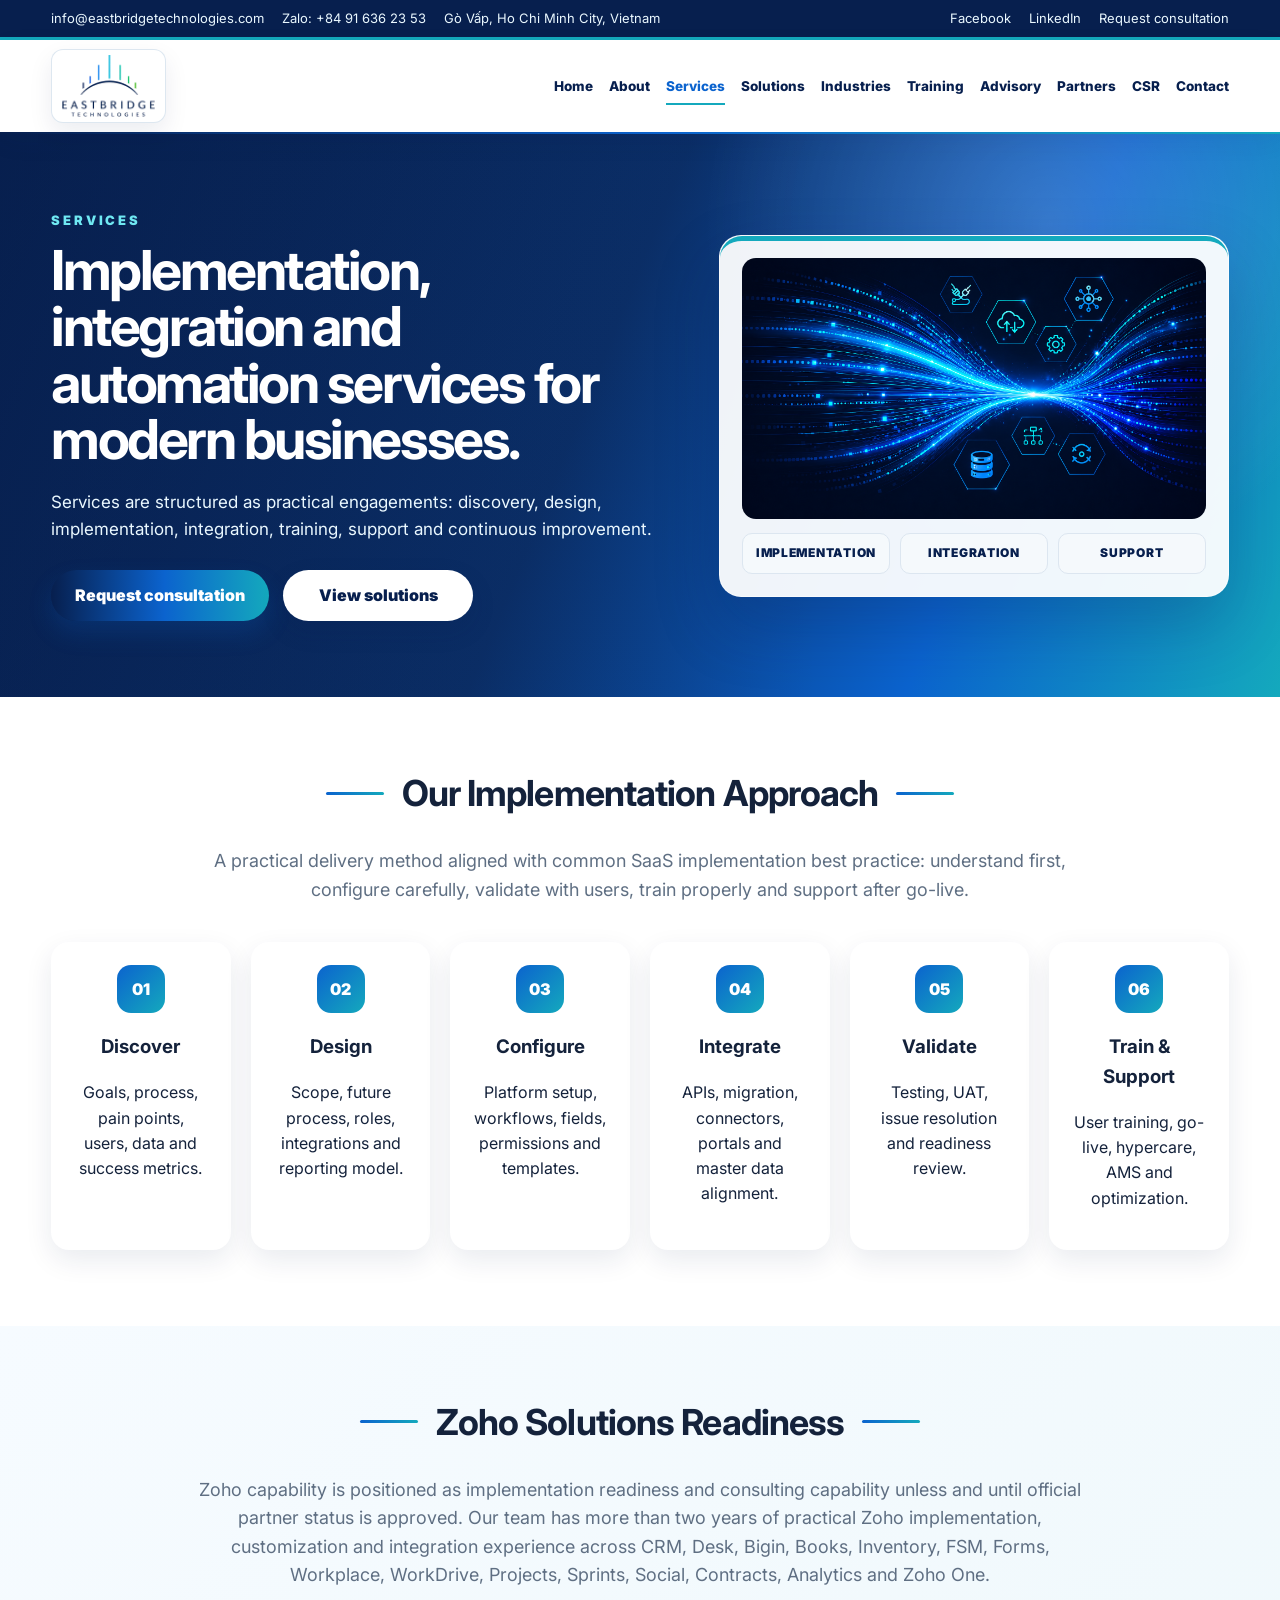
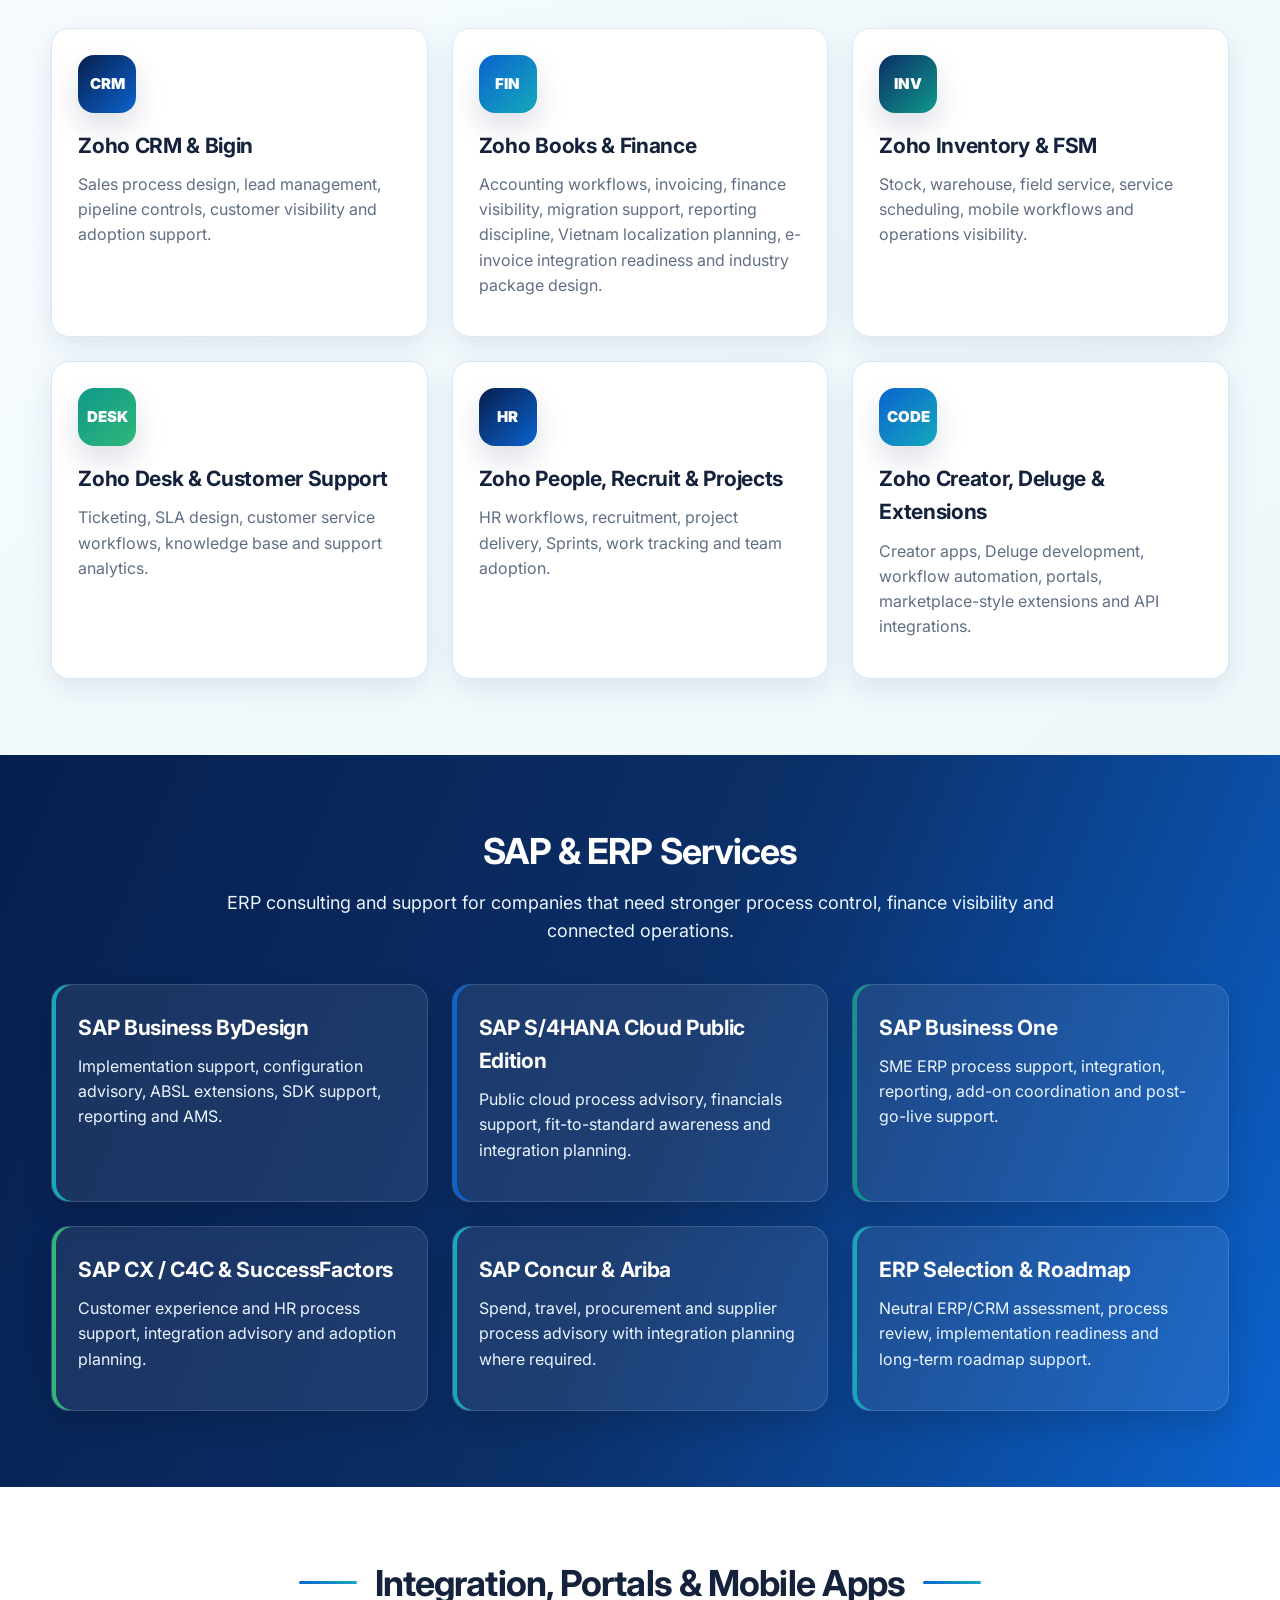
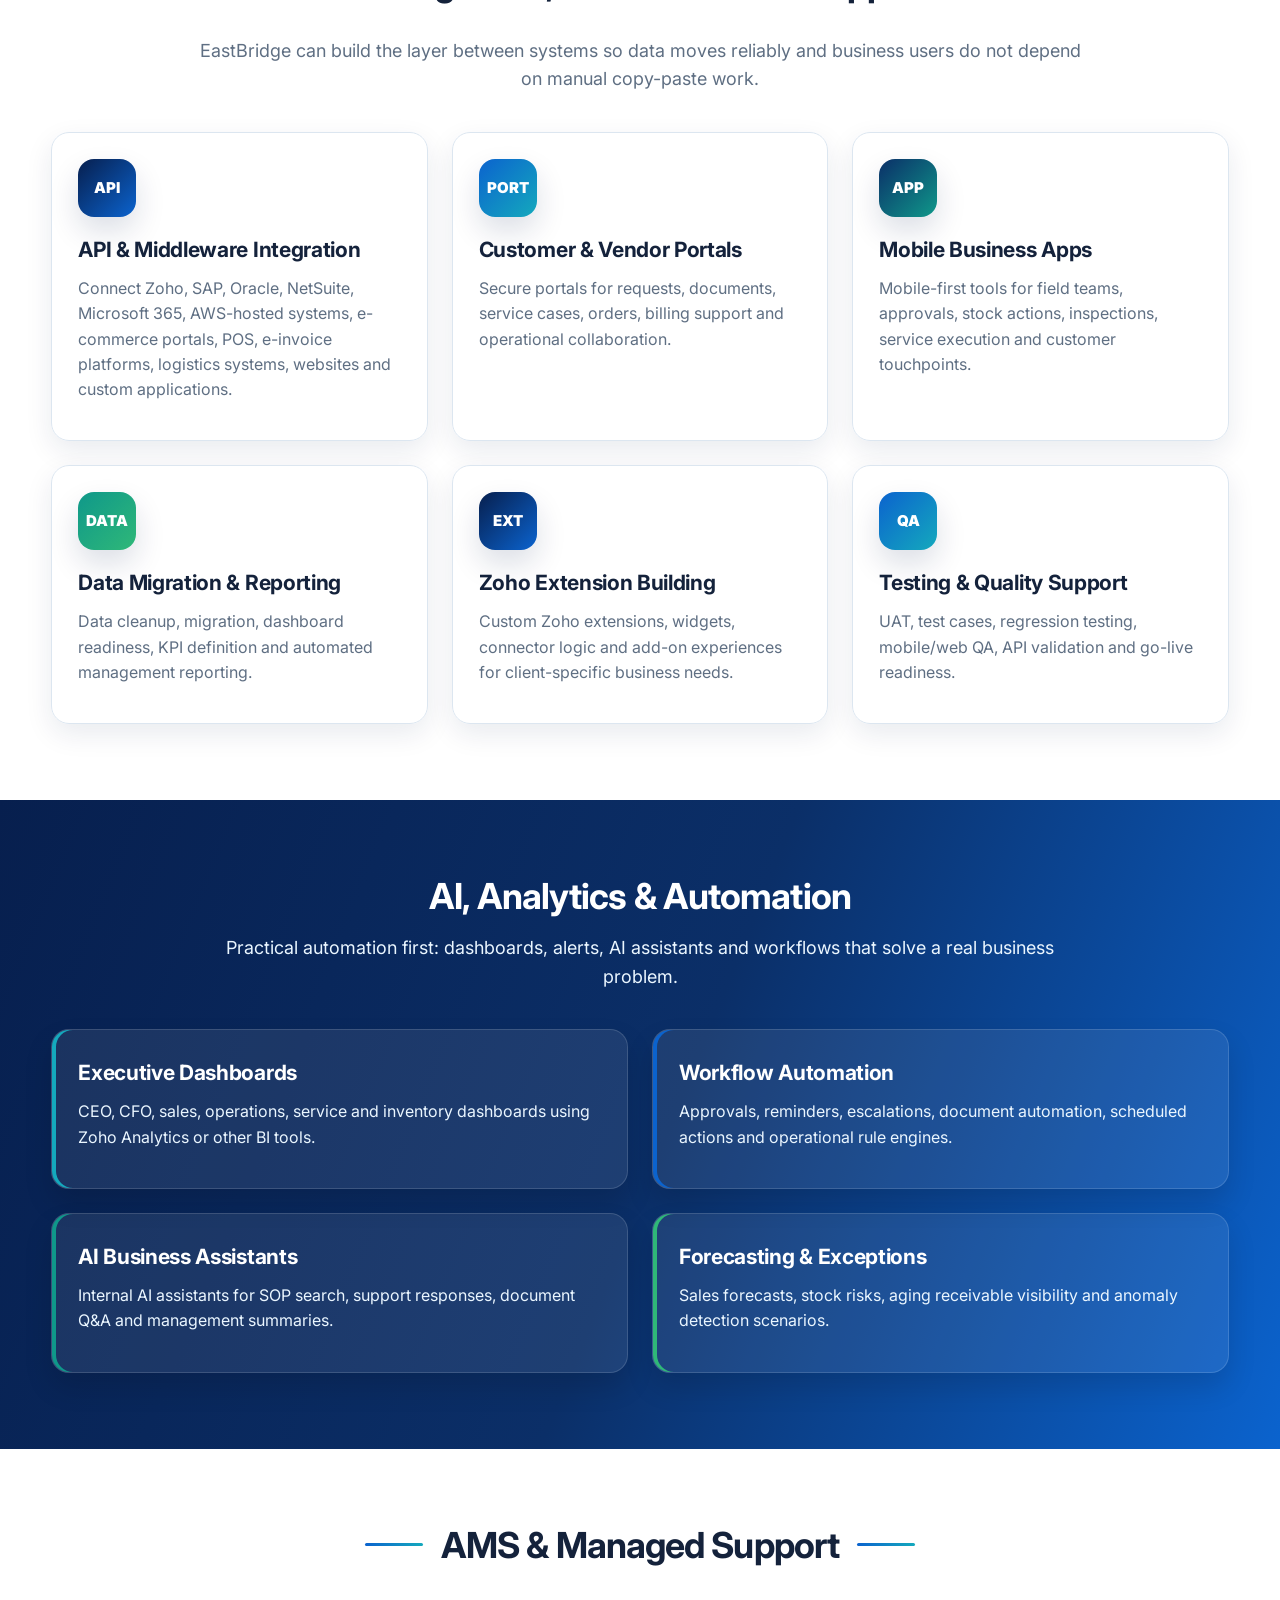
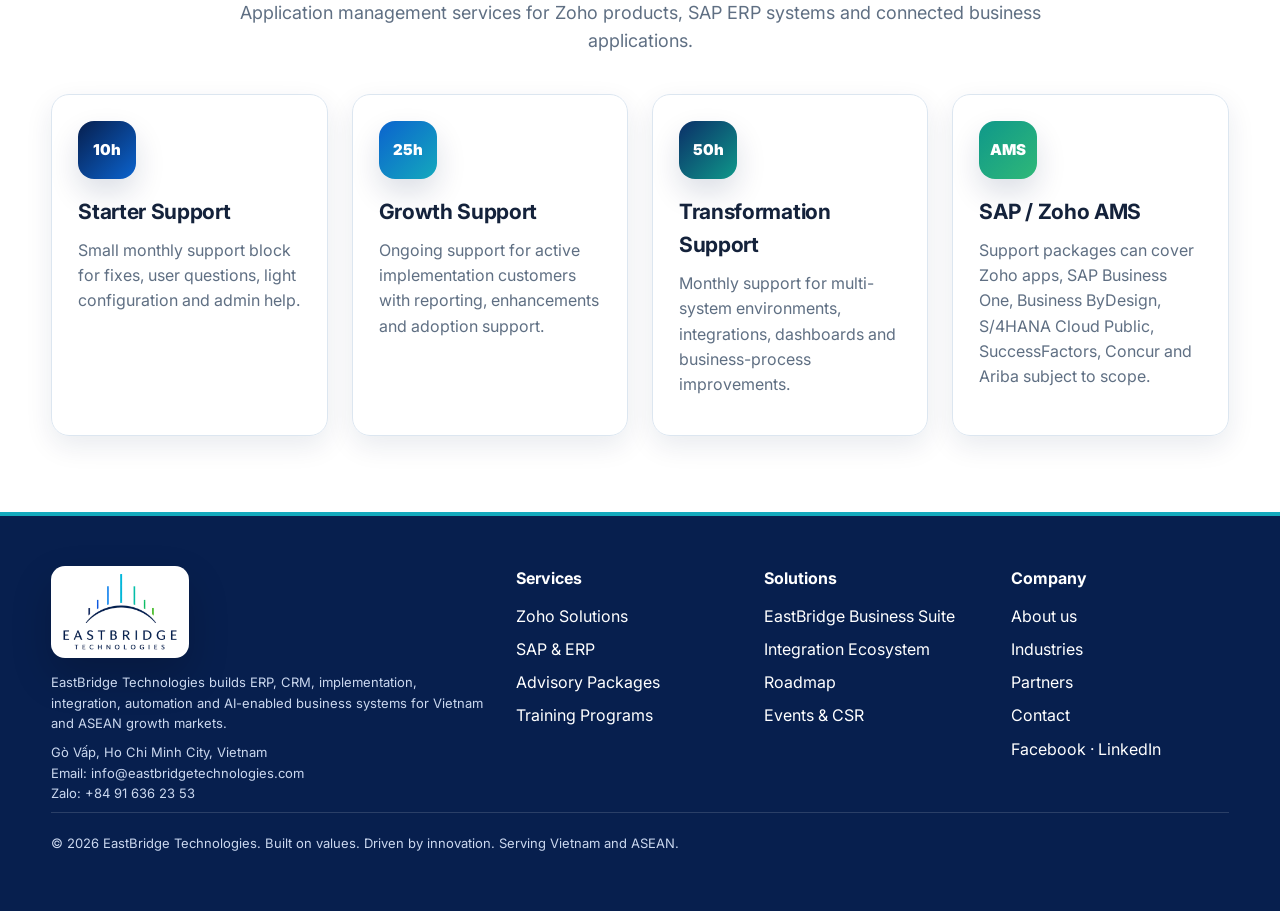
<file: services.html>
<!doctype html>
<html lang="en"><head><meta charset="utf-8"/><meta name="viewport" content="width=device-width, initial-scale=1"/>
<title>Services | Zoho, SAP, ERP, Integration, AI Automation and AMS</title><link rel="canonical" href="https://www.eastbridgetechnologies.com/services.html"/>
<meta name="description" content="Explore EastBridge implementation, Zoho readiness, SAP ERP advisory, integration, extension development, AI automation, mobile apps, portals, and AMS support services in Vietnam and ASEAN."/><meta name="keywords" content="EastBridge Technologies, Zoho implementation Vietnam, Zoho CRM Vietnam, Zoho consultant Vietnam, ERP consulting Vietnam, SAP Business ByDesign Vietnam, SAP S/4HANA Cloud Vietnam, SAP Business One Vietnam, SAP AMS Vietnam, system integration Vietnam, API integration Vietnam, digital transformation Vietnam, AI automation Vietnam, business process automation Vietnam, CRM implementation Vietnam, ERP advisory Vietnam, virtual CIO Vietnam, virtual CISO Vietnam, cybersecurity assessment Vietnam, GRC consultancy Vietnam, Zoho training Vietnam, corporate technology training Vietnam, SME digital transformation Vietnam, ASEAN technology services"/><meta name="robots" content="index, follow"/>
<meta property="og:title" content="Services | Zoho, SAP, ERP, Integration, AI Automation and AMS"/><meta property="og:description" content="Explore EastBridge implementation, Zoho readiness, SAP ERP advisory, integration, extension development, AI automation, mobile apps, portals, and AMS support services in Vietnam and ASEAN."/><meta property="og:type" content="website"/><meta property="og:url" content="https://www.eastbridgetechnologies.com/services.html"/><meta property="og:image" content="assets/images/hero-banner-1.png"/>
<meta name="theme-color" content="#071f4e"/>
<link rel="preconnect" href="https://fonts.googleapis.com"/><link rel="preconnect" href="https://fonts.gstatic.com" crossorigin/><link href="https://fonts.googleapis.com/css2?family=Inter:wght@400;500;600;700;800;900&display=swap" rel="stylesheet"/><link rel="stylesheet" href="assets/css/styles.css"/>
<script type="application/ld+json">{"@context": "https://schema.org", "@type": "Organization", "name": "EastBridge Technologies", "url": "https://www.eastbridgetechnologies.com", "logo": "https://www.eastbridgetechnologies.com/assets/images/eastbridge-logo-header.png", "contactPoint": [{"@type": "ContactPoint", "email": "info@eastbridgetechnologies.com", "telephone": "+84 91 636 23 53", "contactType": "customer enquiries", "areaServed": ["VN", "ASEAN"], "availableLanguage": ["English", "Vietnamese"]}], "address": {"@type": "PostalAddress", "addressLocality": "Ho Chi Minh City", "addressCountry": "VN"}, "sameAs": ["https://www.facebook.com/eastbridgetech", "https://www.linkedin.com/company/eastbridgetech"]}</script>
</head><body><div class="topbar"><div class="topbar-left"><a href="mailto:info@eastbridgetechnologies.com">info@eastbridgetechnologies.com</a><a href="https://zalo.me/84916362353" target="_blank" rel="noopener">Zalo: +84 91 636 23 53</a><span>Gò Vấp, Ho Chi Minh City, Vietnam</span></div><div class="topbar-right"><a href="https://www.facebook.com/eastbridgetech" target="_blank" rel="noopener">Facebook</a><a href="https://www.linkedin.com/company/eastbridgetech" target="_blank" rel="noopener">LinkedIn</a><a href="contact.html">Request consultation</a></div></div>
<header class="navbar"><a class="brand" href="index.html" aria-label="EastBridge Technologies home"><span class="brand-mark"><img alt="EastBridge Technologies logo" src="assets/images/eastbridge-logo-header.png"/></span></a><button class="menu-btn" aria-label="Open menu" aria-expanded="false">Menu</button><nav class="navlinks"><a class="" href="index.html">Home</a><a class="" href="about.html">About</a><a class="active" href="services.html">Services</a><a class="" href="solutions.html">Solutions</a><a class="" href="industries.html">Industries</a><a class="" href="training.html">Training</a><a class="" href="advisory.html">Advisory</a><a class="" href="partners.html">Partners</a><a class="" href="csr.html">CSR</a><a class="" href="contact.html">Contact</a></nav></header><section class="hero page-hero"><div class="hero-copy"><div class="eyebrow">Services</div><h1>Implementation, integration and automation services for modern businesses.</h1><p>Services are structured as practical engagements: discovery, design, implementation, integration, training, support and continuous improvement.</p><div class="hero-actions"><a class="btn" href="contact.html">Request consultation</a><a class="btn light" href="solutions.html">View solutions</a></div></div><div class="hero-panel"><img alt="EastBridge enterprise technology visual" src="assets/images/hero-banner-4.png"/><div class="hero-panel-caption"><span>Implementation</span><span>Integration</span><span>Support</span></div></div></section>
<section class="section section-white" id="implementation-approach"><div class="section-heading centered"><h2 class="section-title decorated">Our Implementation Approach</h2><p class="lead">A practical delivery method aligned with common SaaS implementation best practice: understand first, configure carefully, validate with users, train properly and support after go-live.</p></div><div class="approach-grid"><article><span>01</span><h3>Discover</h3><p>Goals, process, pain points, users, data and success metrics.</p></article><article><span>02</span><h3>Design</h3><p>Scope, future process, roles, integrations and reporting model.</p></article><article><span>03</span><h3>Configure</h3><p>Platform setup, workflows, fields, permissions and templates.</p></article><article><span>04</span><h3>Integrate</h3><p>APIs, migration, connectors, portals and master data alignment.</p></article><article><span>05</span><h3>Validate</h3><p>Testing, UAT, issue resolution and readiness review.</p></article><article><span>06</span><h3>Train & Support</h3><p>User training, go-live, hypercare, AMS and optimization.</p></article></div></section>
<section class="section section-tint" id="zoho-solutions"><div class="section-heading centered"><h2 class="section-title decorated">Zoho Solutions Readiness</h2><p class="lead">Zoho capability is positioned as implementation readiness and consulting capability unless and until official partner status is approved. Our team has more than two years of practical Zoho implementation, customization and integration experience across CRM, Desk, Bigin, Books, Inventory, FSM, Forms, Workplace, WorkDrive, Projects, Sprints, Social, Contracts, Analytics and Zoho One.</p></div><div class="grid cards-3"><article class="capability-card"><div class="mini-icon blue">CRM</div><h3>Zoho CRM & Bigin</h3><p>Sales process design, lead management, pipeline controls, customer visibility and adoption support.</p></article><article class="capability-card"><div class="mini-icon cyan">FIN</div><h3>Zoho Books & Finance</h3><p>Accounting workflows, invoicing, finance visibility, migration support, reporting discipline, Vietnam localization planning, e-invoice integration readiness and industry package design.</p></article><article class="capability-card"><div class="mini-icon teal">INV</div><h3>Zoho Inventory & FSM</h3><p>Stock, warehouse, field service, service scheduling, mobile workflows and operations visibility.</p></article><article class="capability-card"><div class="mini-icon green">DESK</div><h3>Zoho Desk & Customer Support</h3><p>Ticketing, SLA design, customer service workflows, knowledge base and support analytics.</p></article><article class="capability-card"><div class="mini-icon blue">HR</div><h3>Zoho People, Recruit & Projects</h3><p>HR workflows, recruitment, project delivery, Sprints, work tracking and team adoption.</p></article><article class="capability-card"><div class="mini-icon cyan">CODE</div><h3>Zoho Creator, Deluge & Extensions</h3><p>Creator apps, Deluge development, workflow automation, portals, marketplace-style extensions and API integrations.</p></article></div></section>
<section class="section blue" id="sap-services"><div class="section-heading centered"><h2 class="section-title">SAP & ERP Services</h2><p class="lead">ERP consulting and support for companies that need stronger process control, finance visibility and connected operations.</p></div><div class="grid cards-3"><article class="card dark pad"><h3>SAP Business ByDesign</h3><p>Implementation support, configuration advisory, ABSL extensions, SDK support, reporting and AMS.</p></article><article class="card dark pad"><h3>SAP S/4HANA Cloud Public Edition</h3><p>Public cloud process advisory, financials support, fit-to-standard awareness and integration planning.</p></article><article class="card dark pad"><h3>SAP Business One</h3><p>SME ERP process support, integration, reporting, add-on coordination and post-go-live support.</p></article><article class="card dark pad"><h3>SAP CX / C4C & SuccessFactors</h3><p>Customer experience and HR process support, integration advisory and adoption planning.</p></article><article class="card dark pad"><h3>SAP Concur & Ariba</h3><p>Spend, travel, procurement and supplier process advisory with integration planning where required.</p></article><article class="card dark pad"><h3>ERP Selection & Roadmap</h3><p>Neutral ERP/CRM assessment, process review, implementation readiness and long-term roadmap support.</p></article></div></section>
<section class="section section-white" id="integration-services"><div class="section-heading centered"><h2 class="section-title decorated">Integration, Portals & Mobile Apps</h2><p class="lead">EastBridge can build the layer between systems so data moves reliably and business users do not depend on manual copy-paste work.</p></div><div class="grid cards-3"><article class="capability-card"><div class="mini-icon blue">API</div><h3>API & Middleware Integration</h3><p>Connect Zoho, SAP, Oracle, NetSuite, Microsoft 365, AWS-hosted systems, e-commerce portals, POS, e-invoice platforms, logistics systems, websites and custom applications.</p></article><article class="capability-card"><div class="mini-icon cyan">PORT</div><h3>Customer & Vendor Portals</h3><p>Secure portals for requests, documents, service cases, orders, billing support and operational collaboration.</p></article><article class="capability-card"><div class="mini-icon teal">APP</div><h3>Mobile Business Apps</h3><p>Mobile-first tools for field teams, approvals, stock actions, inspections, service execution and customer touchpoints.</p></article><article class="capability-card"><div class="mini-icon green">DATA</div><h3>Data Migration & Reporting</h3><p>Data cleanup, migration, dashboard readiness, KPI definition and automated management reporting.</p></article><article class="capability-card"><div class="mini-icon blue">EXT</div><h3>Zoho Extension Building</h3><p>Custom Zoho extensions, widgets, connector logic and add-on experiences for client-specific business needs.</p></article><article class="capability-card"><div class="mini-icon cyan">QA</div><h3>Testing & Quality Support</h3><p>UAT, test cases, regression testing, mobile/web QA, API validation and go-live readiness.</p></article></div></section>
<section class="section blue" id="ai-automation"><div class="section-heading centered"><h2 class="section-title">AI, Analytics & Automation</h2><p class="lead">Practical automation first: dashboards, alerts, AI assistants and workflows that solve a real business problem.</p></div><div class="grid cards-2"><article class="card dark pad"><h3>Executive Dashboards</h3><p>CEO, CFO, sales, operations, service and inventory dashboards using Zoho Analytics or other BI tools.</p></article><article class="card dark pad"><h3>Workflow Automation</h3><p>Approvals, reminders, escalations, document automation, scheduled actions and operational rule engines.</p></article><article class="card dark pad"><h3>AI Business Assistants</h3><p>Internal AI assistants for SOP search, support responses, document Q&A and management summaries.</p></article><article class="card dark pad"><h3>Forecasting & Exceptions</h3><p>Sales forecasts, stock risks, aging receivable visibility and anomaly detection scenarios.</p></article></div></section>
<section class="section section-white" id="ams-support"><div class="section-heading centered"><h2 class="section-title decorated">AMS & Managed Support</h2><p class="lead">Application management services for Zoho products, SAP ERP systems and connected business applications.</p></div><div class="grid cards-4"><article class="capability-card"><div class="mini-icon blue">10h</div><h3>Starter Support</h3><p>Small monthly support block for fixes, user questions, light configuration and admin help.</p></article><article class="capability-card"><div class="mini-icon cyan">25h</div><h3>Growth Support</h3><p>Ongoing support for active implementation customers with reporting, enhancements and adoption support.</p></article><article class="capability-card"><div class="mini-icon teal">50h</div><h3>Transformation Support</h3><p>Monthly support for multi-system environments, integrations, dashboards and business-process improvements.</p></article><article class="capability-card"><div class="mini-icon green">AMS</div><h3>SAP / Zoho AMS</h3><p>Support packages can cover Zoho apps, SAP Business One, Business ByDesign, S/4HANA Cloud Public, SuccessFactors, Concur and Ariba subject to scope.</p></article></div></section>
<footer class="footer"><div class="footer-grid"><div class="footer-brand"><div class="footer-logo-card"><img alt="EastBridge Technologies" src="assets/images/eastbridge-logo-header.png"/></div><p class="small">EastBridge Technologies builds ERP, CRM, implementation, integration, automation and AI-enabled business systems for Vietnam and ASEAN growth markets.</p><p class="small">Gò Vấp, Ho Chi Minh City, Vietnam<br/>Email: <a href="mailto:info@eastbridgetechnologies.com">info@eastbridgetechnologies.com</a><br/>Zalo: <a href="https://zalo.me/84916362353" target="_blank" rel="noopener">+84 91 636 23 53</a></p></div><div><h4>Services</h4><p><a href="services.html#zoho-solutions">Zoho Solutions</a></p><p><a href="services.html#sap-services">SAP & ERP</a></p><p><a href="advisory.html">Advisory Packages</a></p><p><a href="training.html">Training Programs</a></p></div><div><h4>Solutions</h4><p><a href="solutions.html#business-suite">EastBridge Business Suite</a></p><p><a href="solutions.html#integration-ecosystem">Integration Ecosystem</a></p><p><a href="solutions.html#roadmap">Roadmap</a></p><p><a href="csr.html#events">Events & CSR</a></p></div><div><h4>Company</h4><p><a href="about.html">About us</a></p><p><a href="industries.html">Industries</a></p><p><a href="partners.html">Partners</a></p><p><a href="contact.html">Contact</a></p><p><a href="https://www.facebook.com/eastbridgetech" target="_blank" rel="noopener">Facebook</a> · <a href="https://www.linkedin.com/company/eastbridgetech" target="_blank" rel="noopener">LinkedIn</a></p></div></div><p class="small footer-note">© 2026 EastBridge Technologies. Built on values. Driven by innovation. Serving Vietnam and ASEAN.</p></footer><script src="assets/js/main.js"></script></body></html>
</file>
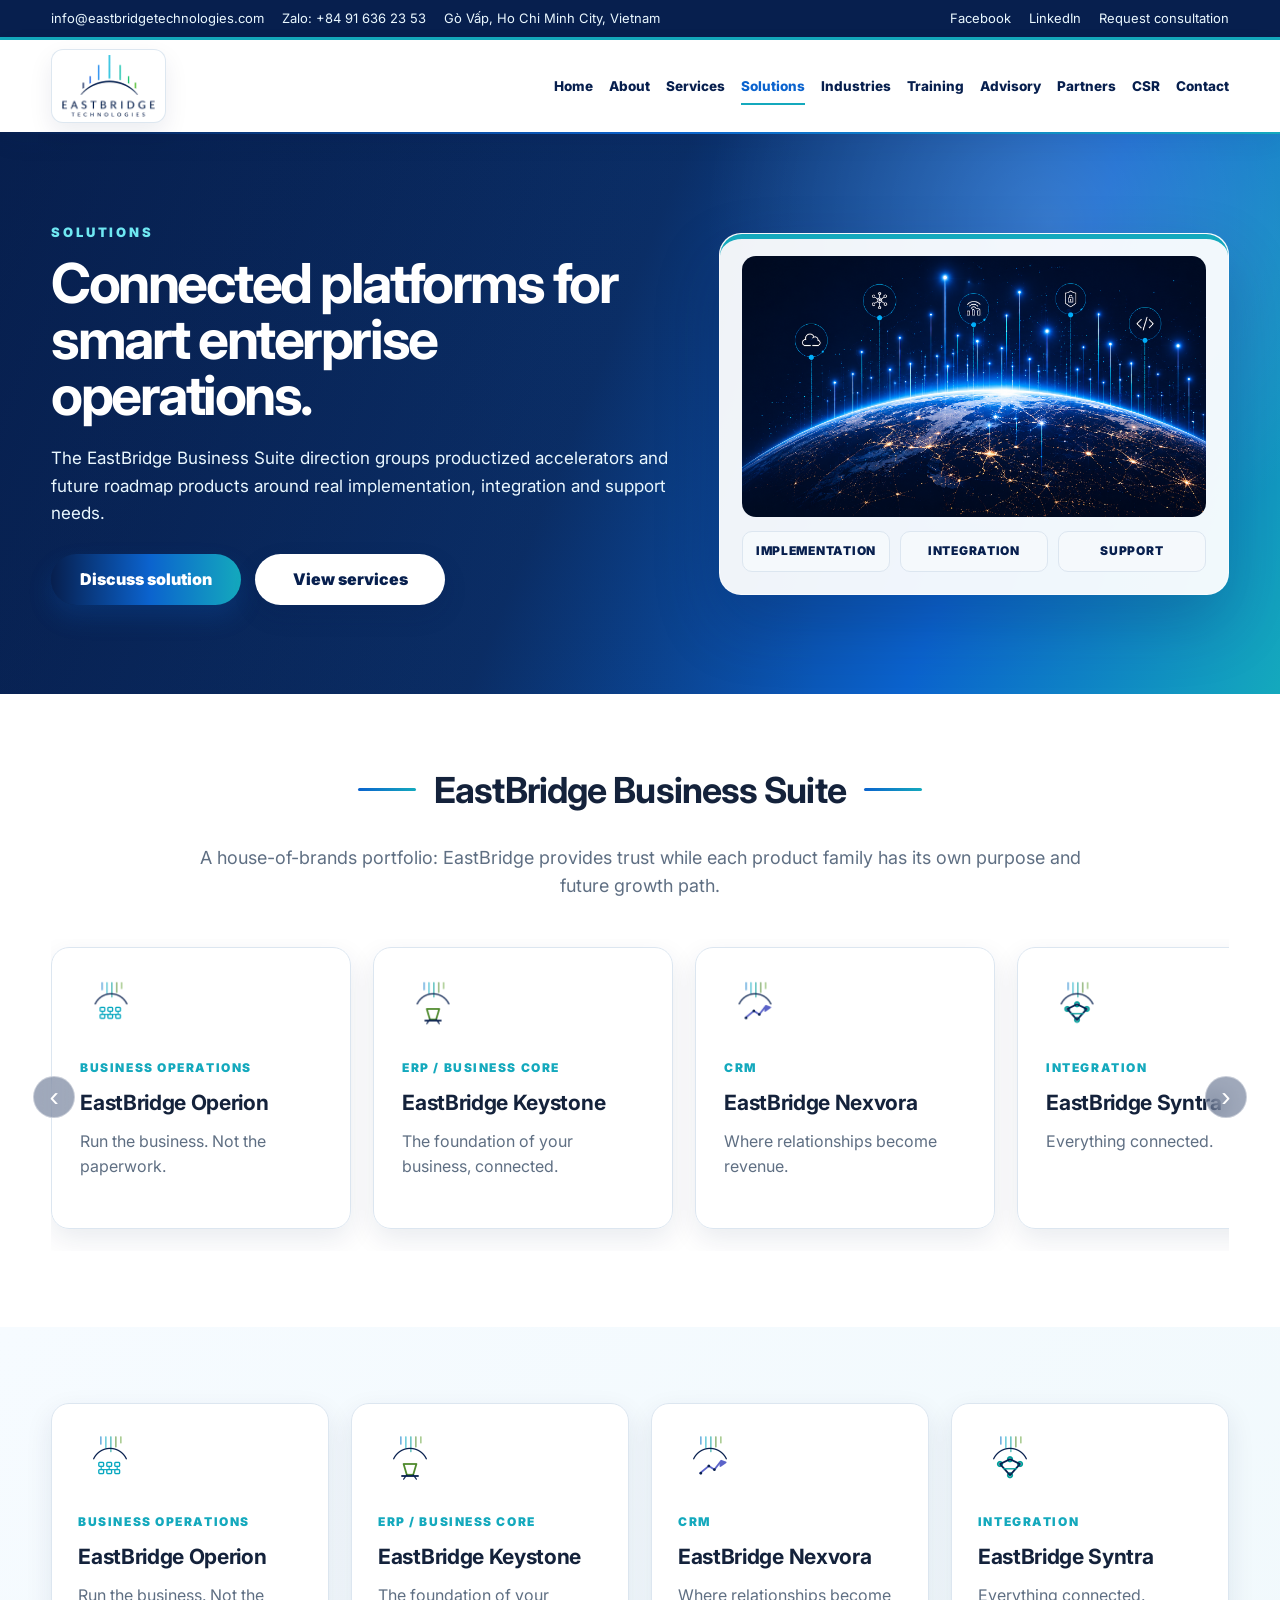
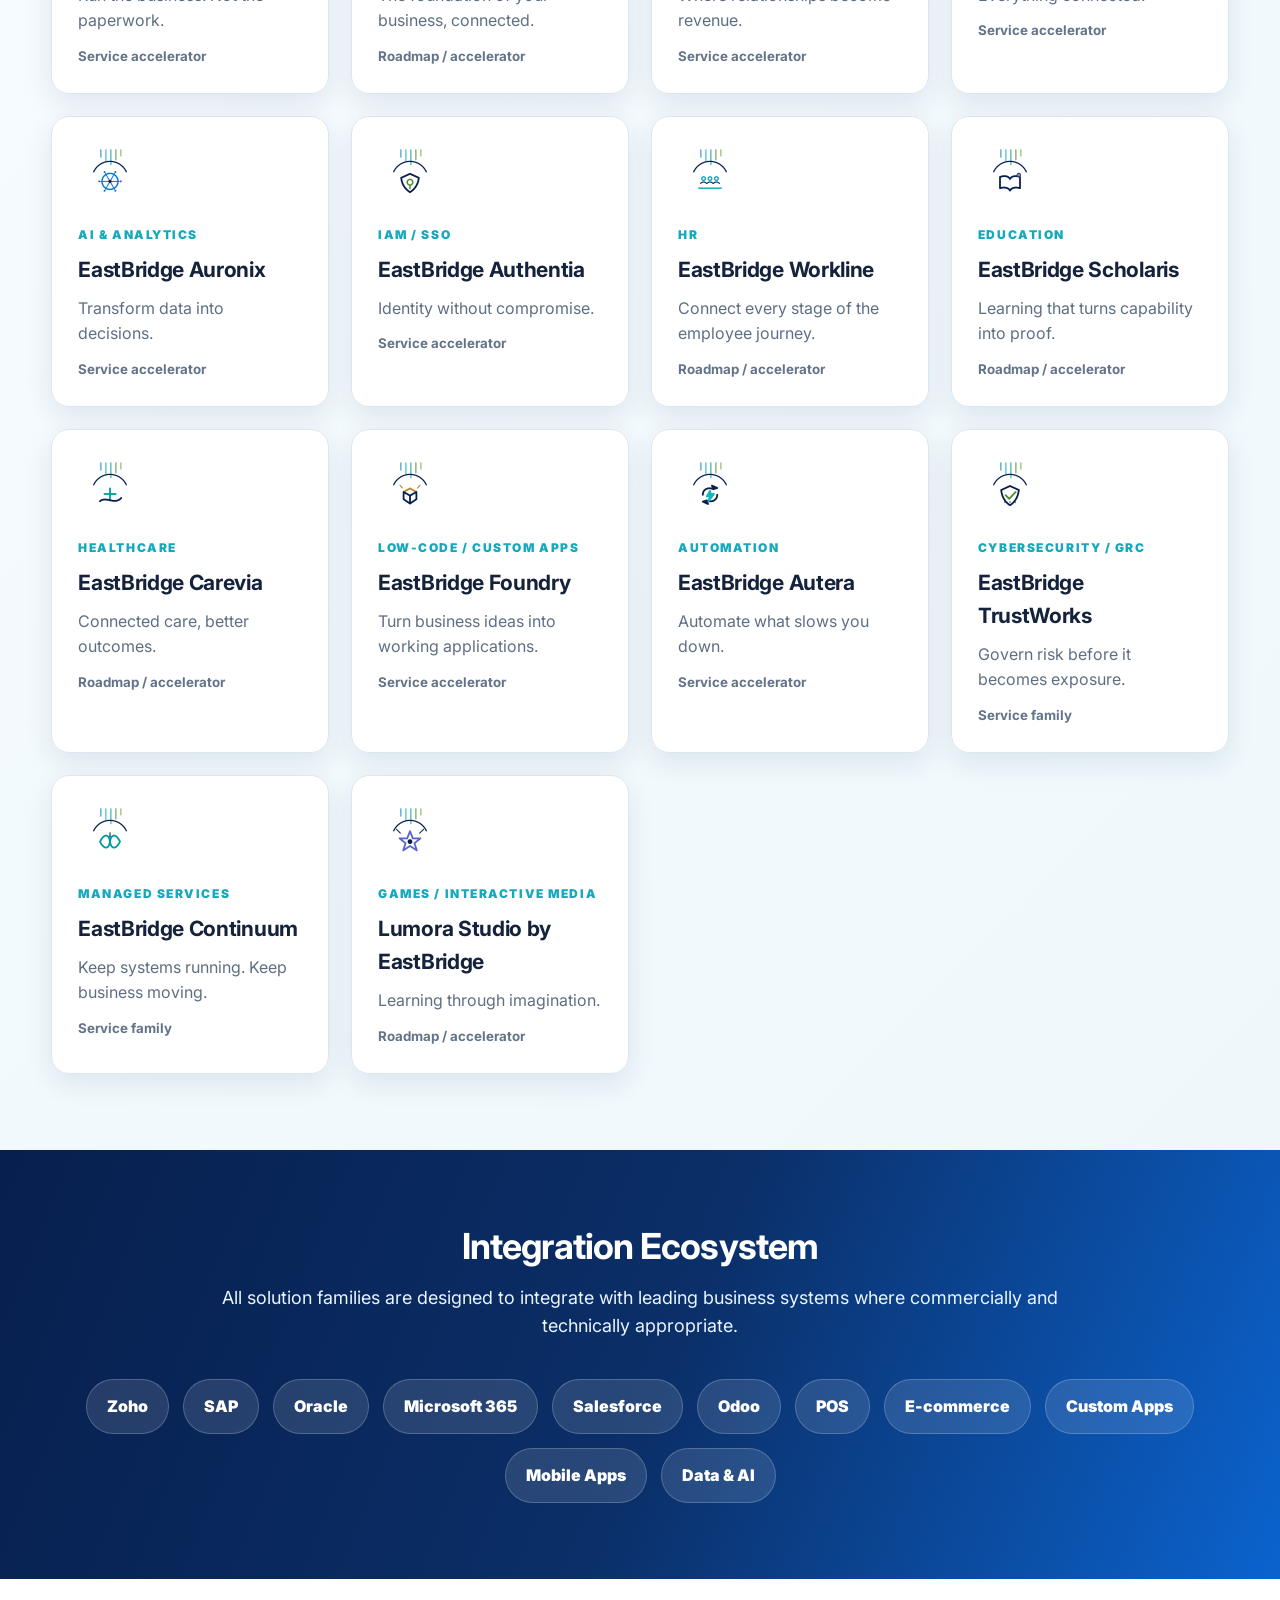
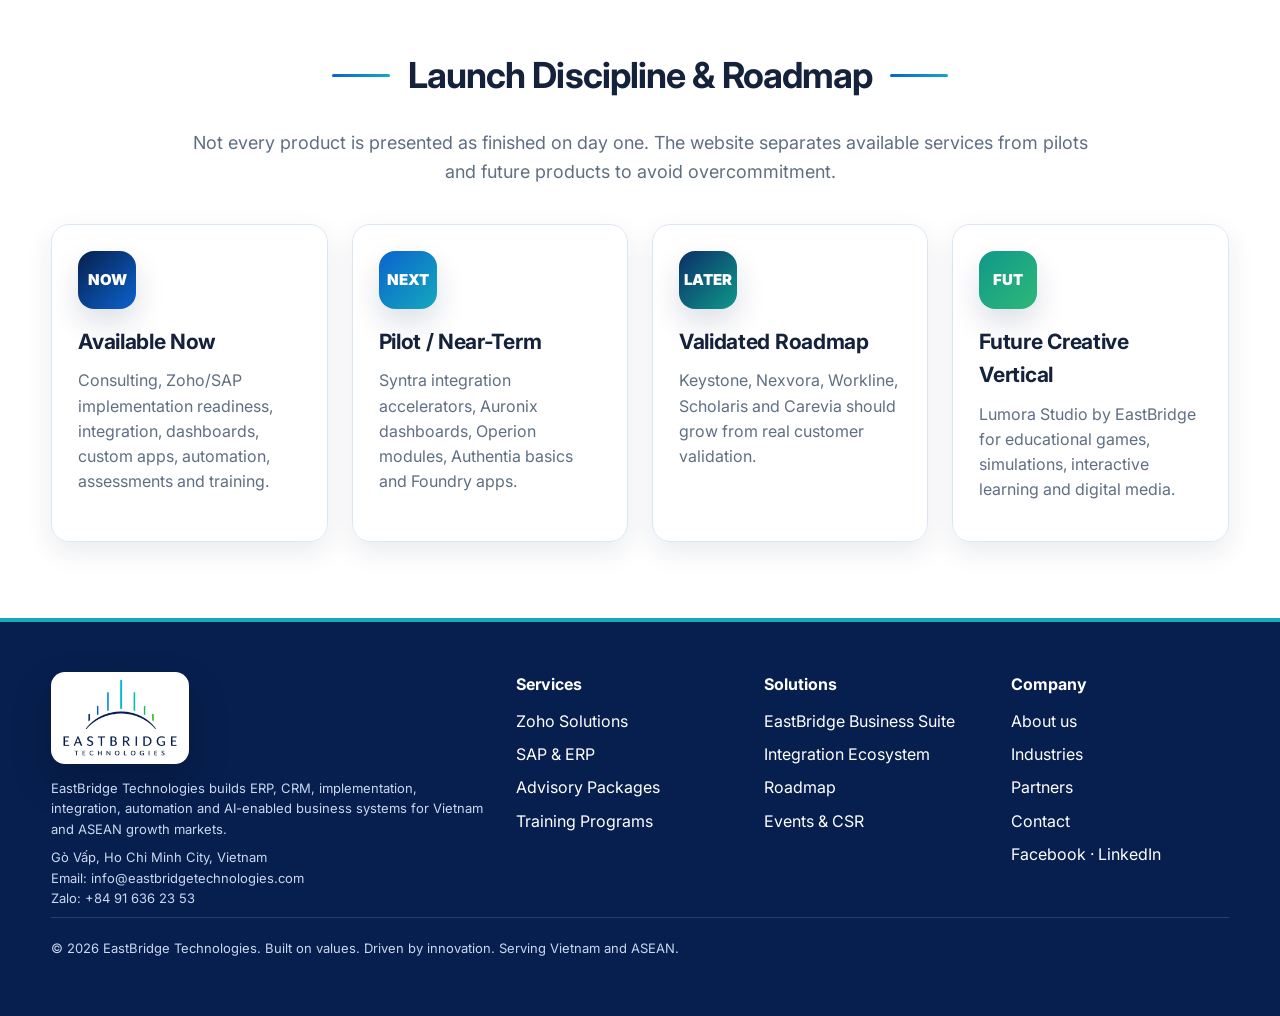
<file: solutions.html>
<!doctype html>
<html lang="en"><head><meta charset="utf-8"/><meta name="viewport" content="width=device-width, initial-scale=1"/>
<title>Solutions | EastBridge Business Suite, Syntra, Auronix, Nexvora and Product Roadmap</title><link rel="canonical" href="https://www.eastbridgetechnologies.com/solutions.html"/>
<meta name="description" content="Explore EastBridge solution families including Operion, Keystone, Nexvora, Syntra, Auronix, Authentia, Workline, Scholaris, Carevia, Foundry, Autera, TrustWorks, Continuum and Lumora Studio."/><meta name="keywords" content="EastBridge Technologies, Zoho implementation Vietnam, Zoho CRM Vietnam, Zoho consultant Vietnam, ERP consulting Vietnam, SAP Business ByDesign Vietnam, SAP S/4HANA Cloud Vietnam, SAP Business One Vietnam, SAP AMS Vietnam, system integration Vietnam, API integration Vietnam, digital transformation Vietnam, AI automation Vietnam, business process automation Vietnam, CRM implementation Vietnam, ERP advisory Vietnam, virtual CIO Vietnam, virtual CISO Vietnam, cybersecurity assessment Vietnam, GRC consultancy Vietnam, Zoho training Vietnam, corporate technology training Vietnam, SME digital transformation Vietnam, ASEAN technology services"/><meta name="robots" content="index, follow"/>
<meta property="og:title" content="Solutions | EastBridge Business Suite, Syntra, Auronix, Nexvora and Product Roadmap"/><meta property="og:description" content="Explore EastBridge solution families including Operion, Keystone, Nexvora, Syntra, Auronix, Authentia, Workline, Scholaris, Carevia, Foundry, Autera, TrustWorks, Continuum and Lumora Studio."/><meta property="og:type" content="website"/><meta property="og:url" content="https://www.eastbridgetechnologies.com/solutions.html"/><meta property="og:image" content="assets/images/hero-banner-1.png"/>
<meta name="theme-color" content="#071f4e"/>
<link rel="preconnect" href="https://fonts.googleapis.com"/><link rel="preconnect" href="https://fonts.gstatic.com" crossorigin/><link href="https://fonts.googleapis.com/css2?family=Inter:wght@400;500;600;700;800;900&display=swap" rel="stylesheet"/><link rel="stylesheet" href="assets/css/styles.css"/>
<script type="application/ld+json">{"@context": "https://schema.org", "@type": "Organization", "name": "EastBridge Technologies", "url": "https://www.eastbridgetechnologies.com", "logo": "https://www.eastbridgetechnologies.com/assets/images/eastbridge-logo-header.png", "contactPoint": [{"@type": "ContactPoint", "email": "info@eastbridgetechnologies.com", "telephone": "+84 91 636 23 53", "contactType": "customer enquiries", "areaServed": ["VN", "ASEAN"], "availableLanguage": ["English", "Vietnamese"]}], "address": {"@type": "PostalAddress", "addressLocality": "Ho Chi Minh City", "addressCountry": "VN"}, "sameAs": ["https://www.facebook.com/eastbridgetech", "https://www.linkedin.com/company/eastbridgetech"]}</script>
</head><body><div class="topbar"><div class="topbar-left"><a href="mailto:info@eastbridgetechnologies.com">info@eastbridgetechnologies.com</a><a href="https://zalo.me/84916362353" target="_blank" rel="noopener">Zalo: +84 91 636 23 53</a><span>Gò Vấp, Ho Chi Minh City, Vietnam</span></div><div class="topbar-right"><a href="https://www.facebook.com/eastbridgetech" target="_blank" rel="noopener">Facebook</a><a href="https://www.linkedin.com/company/eastbridgetech" target="_blank" rel="noopener">LinkedIn</a><a href="contact.html">Request consultation</a></div></div>
<header class="navbar"><a class="brand" href="index.html" aria-label="EastBridge Technologies home"><span class="brand-mark"><img alt="EastBridge Technologies logo" src="assets/images/eastbridge-logo-header.png"/></span></a><button class="menu-btn" aria-label="Open menu" aria-expanded="false">Menu</button><nav class="navlinks"><a class="" href="index.html">Home</a><a class="" href="about.html">About</a><a class="" href="services.html">Services</a><a class="active" href="solutions.html">Solutions</a><a class="" href="industries.html">Industries</a><a class="" href="training.html">Training</a><a class="" href="advisory.html">Advisory</a><a class="" href="partners.html">Partners</a><a class="" href="csr.html">CSR</a><a class="" href="contact.html">Contact</a></nav></header><section class="hero page-hero"><div class="hero-copy"><div class="eyebrow">Solutions</div><h1>Connected platforms for smart enterprise operations.</h1><p>The EastBridge Business Suite direction groups productized accelerators and future roadmap products around real implementation, integration and support needs.</p><div class="hero-actions"><a class="btn" href="contact.html">Discuss solution</a><a class="btn light" href="services.html">View services</a></div></div><div class="hero-panel"><img alt="EastBridge enterprise technology visual" src="assets/images/hero-banner-5.png"/><div class="hero-panel-caption"><span>Implementation</span><span>Integration</span><span>Support</span></div></div></section>
<section class="section section-white" id="business-suite"><div class="section-heading centered"><h2 class="section-title decorated">EastBridge Business Suite</h2><p class="lead">A house-of-brands portfolio: EastBridge provides trust while each product family has its own purpose and future growth path.</p></div><div class="carousel-wrap product-carousel"><button aria-label="Scroll left" class="carousel-btn prev" data-scroll="product-suite-carousel" data-dir="-1">‹</button><div class="card-carousel" id="product-suite-carousel"><article class="carousel-card"><img class="product-logo" alt="EastBridge Operion icon" src="assets/images/products/operion_icon-transparent.png"/><span class="card-kicker">Business Operations</span><h3>EastBridge Operion</h3><p>Run the business. Not the paperwork.</p></article><article class="carousel-card"><img class="product-logo" alt="EastBridge Keystone icon" src="assets/images/products/keystone_icon-transparent.png"/><span class="card-kicker">ERP / Business Core</span><h3>EastBridge Keystone</h3><p>The foundation of your business, connected.</p></article><article class="carousel-card"><img class="product-logo" alt="EastBridge Nexvora icon" src="assets/images/products/nexvora_icon-transparent.png"/><span class="card-kicker">CRM</span><h3>EastBridge Nexvora</h3><p>Where relationships become revenue.</p></article><article class="carousel-card"><img class="product-logo" alt="EastBridge Syntra icon" src="assets/images/products/syntra_icon-transparent.png"/><span class="card-kicker">Integration</span><h3>EastBridge Syntra</h3><p>Everything connected.</p></article><article class="carousel-card"><img class="product-logo" alt="EastBridge Auronix icon" src="assets/images/products/auronix_icon-transparent.png"/><span class="card-kicker">AI & Analytics</span><h3>EastBridge Auronix</h3><p>Transform data into decisions.</p></article><article class="carousel-card"><img class="product-logo" alt="EastBridge Authentia icon" src="assets/images/products/authentia_icon-transparent.png"/><span class="card-kicker">IAM / SSO</span><h3>EastBridge Authentia</h3><p>Identity without compromise.</p></article><article class="carousel-card"><img class="product-logo" alt="EastBridge Workline icon" src="assets/images/products/workline_icon-transparent.png"/><span class="card-kicker">HR</span><h3>EastBridge Workline</h3><p>Connect every stage of the employee journey.</p></article><article class="carousel-card"><img class="product-logo" alt="EastBridge Scholaris icon" src="assets/images/products/scholaris_icon-transparent.png"/><span class="card-kicker">Education</span><h3>EastBridge Scholaris</h3><p>Learning that turns capability into proof.</p></article><article class="carousel-card"><img class="product-logo" alt="EastBridge Carevia icon" src="assets/images/products/carevia_icon-transparent.png"/><span class="card-kicker">Healthcare</span><h3>EastBridge Carevia</h3><p>Connected care, better outcomes.</p></article><article class="carousel-card"><img class="product-logo" alt="EastBridge Foundry icon" src="assets/images/products/foundry_icon-transparent.png"/><span class="card-kicker">Low-Code / Custom Apps</span><h3>EastBridge Foundry</h3><p>Turn business ideas into working applications.</p></article><article class="carousel-card"><img class="product-logo" alt="EastBridge Autera icon" src="assets/images/products/autera_icon-transparent.png"/><span class="card-kicker">Automation</span><h3>EastBridge Autera</h3><p>Automate what slows you down.</p></article><article class="carousel-card"><img class="product-logo" alt="EastBridge TrustWorks icon" src="assets/images/products/trustworks_icon-transparent.png"/><span class="card-kicker">Cybersecurity / GRC</span><h3>EastBridge TrustWorks</h3><p>Govern risk before it becomes exposure.</p></article><article class="carousel-card"><img class="product-logo" alt="EastBridge Continuum icon" src="assets/images/products/continuum_icon-transparent.png"/><span class="card-kicker">Managed Services</span><h3>EastBridge Continuum</h3><p>Keep systems running. Keep business moving.</p></article><article class="carousel-card"><img class="product-logo" alt="Lumora Studio by EastBridge icon" src="assets/images/products/lumora-studio_icon-transparent.png"/><span class="card-kicker">Games / Interactive Media</span><h3>Lumora Studio by EastBridge</h3><p>Learning through imagination.</p></article></div><button aria-label="Scroll right" class="carousel-btn next" data-scroll="product-suite-carousel" data-dir="1">›</button></div></section>
<section class="section section-tint"><div class="product-grid-full"><article class="product-card"><img alt="EastBridge Operion icon" src="assets/images/products/operion_icon-transparent.png"/><span>Business Operations</span><h3>EastBridge Operion</h3><p>Run the business. Not the paperwork.</p><small>Service accelerator</small></article><article class="product-card"><img alt="EastBridge Keystone icon" src="assets/images/products/keystone_icon-transparent.png"/><span>ERP / Business Core</span><h3>EastBridge Keystone</h3><p>The foundation of your business, connected.</p><small>Roadmap / accelerator</small></article><article class="product-card"><img alt="EastBridge Nexvora icon" src="assets/images/products/nexvora_icon-transparent.png"/><span>CRM</span><h3>EastBridge Nexvora</h3><p>Where relationships become revenue.</p><small>Service accelerator</small></article><article class="product-card"><img alt="EastBridge Syntra icon" src="assets/images/products/syntra_icon-transparent.png"/><span>Integration</span><h3>EastBridge Syntra</h3><p>Everything connected.</p><small>Service accelerator</small></article><article class="product-card"><img alt="EastBridge Auronix icon" src="assets/images/products/auronix_icon-transparent.png"/><span>AI & Analytics</span><h3>EastBridge Auronix</h3><p>Transform data into decisions.</p><small>Service accelerator</small></article><article class="product-card"><img alt="EastBridge Authentia icon" src="assets/images/products/authentia_icon-transparent.png"/><span>IAM / SSO</span><h3>EastBridge Authentia</h3><p>Identity without compromise.</p><small>Service accelerator</small></article><article class="product-card"><img alt="EastBridge Workline icon" src="assets/images/products/workline_icon-transparent.png"/><span>HR</span><h3>EastBridge Workline</h3><p>Connect every stage of the employee journey.</p><small>Roadmap / accelerator</small></article><article class="product-card"><img alt="EastBridge Scholaris icon" src="assets/images/products/scholaris_icon-transparent.png"/><span>Education</span><h3>EastBridge Scholaris</h3><p>Learning that turns capability into proof.</p><small>Roadmap / accelerator</small></article><article class="product-card"><img alt="EastBridge Carevia icon" src="assets/images/products/carevia_icon-transparent.png"/><span>Healthcare</span><h3>EastBridge Carevia</h3><p>Connected care, better outcomes.</p><small>Roadmap / accelerator</small></article><article class="product-card"><img alt="EastBridge Foundry icon" src="assets/images/products/foundry_icon-transparent.png"/><span>Low-Code / Custom Apps</span><h3>EastBridge Foundry</h3><p>Turn business ideas into working applications.</p><small>Service accelerator</small></article><article class="product-card"><img alt="EastBridge Autera icon" src="assets/images/products/autera_icon-transparent.png"/><span>Automation</span><h3>EastBridge Autera</h3><p>Automate what slows you down.</p><small>Service accelerator</small></article><article class="product-card"><img alt="EastBridge TrustWorks icon" src="assets/images/products/trustworks_icon-transparent.png"/><span>Cybersecurity / GRC</span><h3>EastBridge TrustWorks</h3><p>Govern risk before it becomes exposure.</p><small>Service family</small></article><article class="product-card"><img alt="EastBridge Continuum icon" src="assets/images/products/continuum_icon-transparent.png"/><span>Managed Services</span><h3>EastBridge Continuum</h3><p>Keep systems running. Keep business moving.</p><small>Service family</small></article><article class="product-card"><img alt="Lumora Studio by EastBridge icon" src="assets/images/products/lumora-studio_icon-transparent.png"/><span>Games / Interactive Media</span><h3>Lumora Studio by EastBridge</h3><p>Learning through imagination.</p><small>Roadmap / accelerator</small></article></div></section>
<section class="section blue" id="integration-ecosystem"><div class="section-heading centered"><h2 class="section-title">Integration Ecosystem</h2><p class="lead">All solution families are designed to integrate with leading business systems where commercially and technically appropriate.</p></div><div class="ecosystem-map"><span>Zoho</span><span>SAP</span><span>Oracle</span><span>Microsoft 365</span><span>Salesforce</span><span>Odoo</span><span>POS</span><span>E-commerce</span><span>Custom Apps</span><span>Mobile Apps</span><span>Data & AI</span></div></section>
<section class="section section-white" id="roadmap"><div class="section-heading centered"><h2 class="section-title decorated">Launch Discipline & Roadmap</h2><p class="lead">Not every product is presented as finished on day one. The website separates available services from pilots and future products to avoid overcommitment.</p></div><div class="grid cards-4"><article class="capability-card"><div class="mini-icon blue">NOW</div><h3>Available Now</h3><p>Consulting, Zoho/SAP implementation readiness, integration, dashboards, custom apps, automation, assessments and training.</p></article><article class="capability-card"><div class="mini-icon cyan">NEXT</div><h3>Pilot / Near-Term</h3><p>Syntra integration accelerators, Auronix dashboards, Operion modules, Authentia basics and Foundry apps.</p></article><article class="capability-card"><div class="mini-icon teal">LATER</div><h3>Validated Roadmap</h3><p>Keystone, Nexvora, Workline, Scholaris and Carevia should grow from real customer validation.</p></article><article class="capability-card"><div class="mini-icon green">FUT</div><h3>Future Creative Vertical</h3><p>Lumora Studio by EastBridge for educational games, simulations, interactive learning and digital media.</p></article></div></section>
<footer class="footer"><div class="footer-grid"><div class="footer-brand"><div class="footer-logo-card"><img alt="EastBridge Technologies" src="assets/images/eastbridge-logo-header.png"/></div><p class="small">EastBridge Technologies builds ERP, CRM, implementation, integration, automation and AI-enabled business systems for Vietnam and ASEAN growth markets.</p><p class="small">Gò Vấp, Ho Chi Minh City, Vietnam<br/>Email: <a href="mailto:info@eastbridgetechnologies.com">info@eastbridgetechnologies.com</a><br/>Zalo: <a href="https://zalo.me/84916362353" target="_blank" rel="noopener">+84 91 636 23 53</a></p></div><div><h4>Services</h4><p><a href="services.html#zoho-solutions">Zoho Solutions</a></p><p><a href="services.html#sap-services">SAP & ERP</a></p><p><a href="advisory.html">Advisory Packages</a></p><p><a href="training.html">Training Programs</a></p></div><div><h4>Solutions</h4><p><a href="solutions.html#business-suite">EastBridge Business Suite</a></p><p><a href="solutions.html#integration-ecosystem">Integration Ecosystem</a></p><p><a href="solutions.html#roadmap">Roadmap</a></p><p><a href="csr.html#events">Events & CSR</a></p></div><div><h4>Company</h4><p><a href="about.html">About us</a></p><p><a href="industries.html">Industries</a></p><p><a href="partners.html">Partners</a></p><p><a href="contact.html">Contact</a></p><p><a href="https://www.facebook.com/eastbridgetech" target="_blank" rel="noopener">Facebook</a> · <a href="https://www.linkedin.com/company/eastbridgetech" target="_blank" rel="noopener">LinkedIn</a></p></div></div><p class="small footer-note">© 2026 EastBridge Technologies. Built on values. Driven by innovation. Serving Vietnam and ASEAN.</p></footer><script src="assets/js/main.js"></script></body></html>
</file>
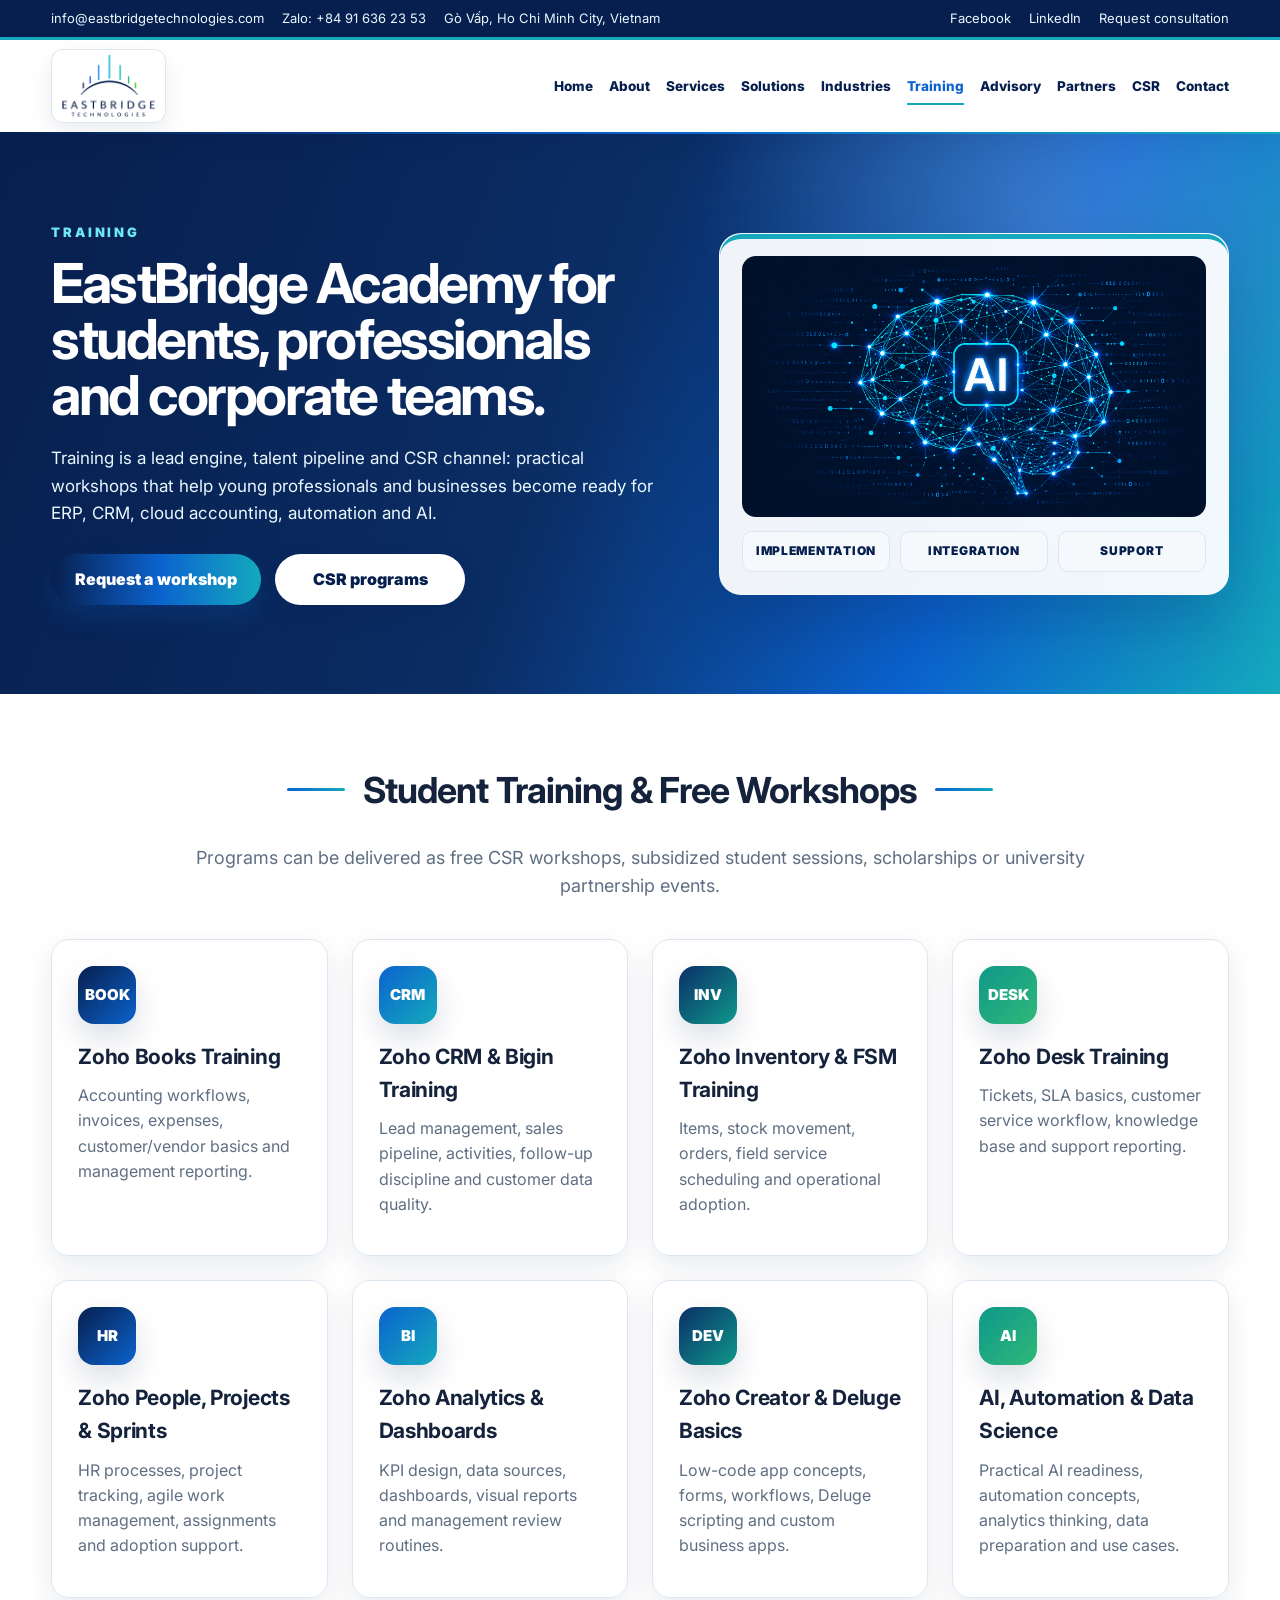
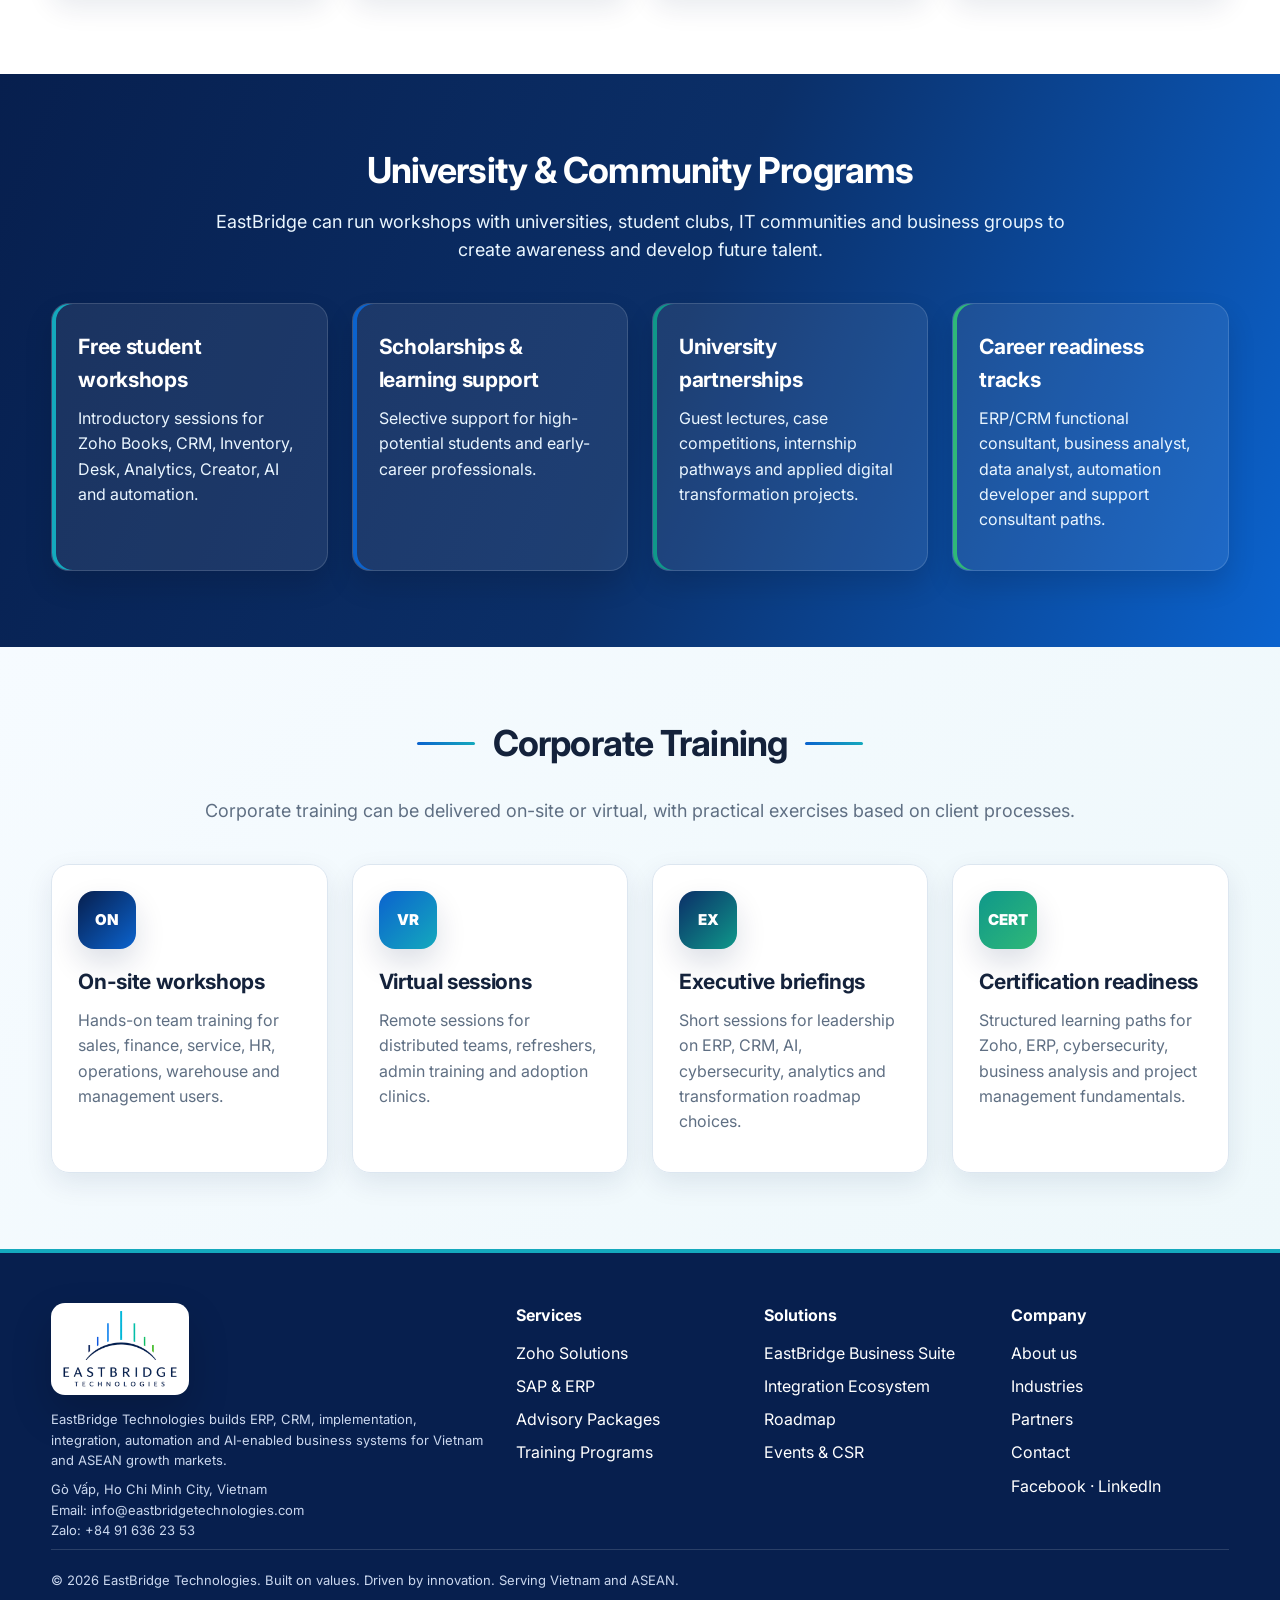
<file: training.html>
<!doctype html>
<html lang="en"><head><meta charset="utf-8"/><meta name="viewport" content="width=device-width, initial-scale=1"/>
<title>Training | EastBridge Academy, Zoho Workshops, AI Automation and Corporate Training</title><link rel="canonical" href="https://www.eastbridgetechnologies.com/training.html"/>
<meta name="description" content="EastBridge Academy provides student training, free workshops, scholarships, university partnerships, corporate Zoho training, AI automation and data science programs in Vietnam."/><meta name="keywords" content="EastBridge Technologies, Zoho implementation Vietnam, Zoho CRM Vietnam, Zoho consultant Vietnam, ERP consulting Vietnam, SAP Business ByDesign Vietnam, SAP S/4HANA Cloud Vietnam, SAP Business One Vietnam, SAP AMS Vietnam, system integration Vietnam, API integration Vietnam, digital transformation Vietnam, AI automation Vietnam, business process automation Vietnam, CRM implementation Vietnam, ERP advisory Vietnam, virtual CIO Vietnam, virtual CISO Vietnam, cybersecurity assessment Vietnam, GRC consultancy Vietnam, Zoho training Vietnam, corporate technology training Vietnam, SME digital transformation Vietnam, ASEAN technology services"/><meta name="robots" content="index, follow"/>
<meta property="og:title" content="Training | EastBridge Academy, Zoho Workshops, AI Automation and Corporate Training"/><meta property="og:description" content="EastBridge Academy provides student training, free workshops, scholarships, university partnerships, corporate Zoho training, AI automation and data science programs in Vietnam."/><meta property="og:type" content="website"/><meta property="og:url" content="https://www.eastbridgetechnologies.com/training.html"/><meta property="og:image" content="assets/images/hero-banner-1.png"/>
<meta name="theme-color" content="#071f4e"/>
<link rel="preconnect" href="https://fonts.googleapis.com"/><link rel="preconnect" href="https://fonts.gstatic.com" crossorigin/><link href="https://fonts.googleapis.com/css2?family=Inter:wght@400;500;600;700;800;900&display=swap" rel="stylesheet"/><link rel="stylesheet" href="assets/css/styles.css"/>
<script type="application/ld+json">{"@context": "https://schema.org", "@type": "Organization", "name": "EastBridge Technologies", "url": "https://www.eastbridgetechnologies.com", "logo": "https://www.eastbridgetechnologies.com/assets/images/eastbridge-logo-header.png", "contactPoint": [{"@type": "ContactPoint", "email": "info@eastbridgetechnologies.com", "telephone": "+84 91 636 23 53", "contactType": "customer enquiries", "areaServed": ["VN", "ASEAN"], "availableLanguage": ["English", "Vietnamese"]}], "address": {"@type": "PostalAddress", "addressLocality": "Ho Chi Minh City", "addressCountry": "VN"}, "sameAs": ["https://www.facebook.com/eastbridgetech", "https://www.linkedin.com/company/eastbridgetech"]}</script>
</head><body><div class="topbar"><div class="topbar-left"><a href="mailto:info@eastbridgetechnologies.com">info@eastbridgetechnologies.com</a><a href="https://zalo.me/84916362353" target="_blank" rel="noopener">Zalo: +84 91 636 23 53</a><span>Gò Vấp, Ho Chi Minh City, Vietnam</span></div><div class="topbar-right"><a href="https://www.facebook.com/eastbridgetech" target="_blank" rel="noopener">Facebook</a><a href="https://www.linkedin.com/company/eastbridgetech" target="_blank" rel="noopener">LinkedIn</a><a href="contact.html">Request consultation</a></div></div>
<header class="navbar"><a class="brand" href="index.html" aria-label="EastBridge Technologies home"><span class="brand-mark"><img alt="EastBridge Technologies logo" src="assets/images/eastbridge-logo-header.png"/></span></a><button class="menu-btn" aria-label="Open menu" aria-expanded="false">Menu</button><nav class="navlinks"><a class="" href="index.html">Home</a><a class="" href="about.html">About</a><a class="" href="services.html">Services</a><a class="" href="solutions.html">Solutions</a><a class="" href="industries.html">Industries</a><a class="active" href="training.html">Training</a><a class="" href="advisory.html">Advisory</a><a class="" href="partners.html">Partners</a><a class="" href="csr.html">CSR</a><a class="" href="contact.html">Contact</a></nav></header><section class="hero page-hero"><div class="hero-copy"><div class="eyebrow">Training</div><h1>EastBridge Academy for students, professionals and corporate teams.</h1><p>Training is a lead engine, talent pipeline and CSR channel: practical workshops that help young professionals and businesses become ready for ERP, CRM, cloud accounting, automation and AI.</p><div class="hero-actions"><a class="btn" href="contact.html">Request a workshop</a><a class="btn light" href="csr.html">CSR programs</a></div></div><div class="hero-panel"><img alt="EastBridge enterprise technology visual" src="assets/images/hero-banner-3.png"/><div class="hero-panel-caption"><span>Implementation</span><span>Integration</span><span>Support</span></div></div></section>
<section class="section section-white"><div class="section-heading centered"><h2 class="section-title decorated">Student Training & Free Workshops</h2><p class="lead">Programs can be delivered as free CSR workshops, subsidized student sessions, scholarships or university partnership events.</p></div><div class="grid cards-4"><article class="capability-card"><div class="mini-icon blue">BOOK</div><h3>Zoho Books Training</h3><p>Accounting workflows, invoices, expenses, customer/vendor basics and management reporting.</p></article><article class="capability-card"><div class="mini-icon cyan">CRM</div><h3>Zoho CRM & Bigin Training</h3><p>Lead management, sales pipeline, activities, follow-up discipline and customer data quality.</p></article><article class="capability-card"><div class="mini-icon teal">INV</div><h3>Zoho Inventory & FSM Training</h3><p>Items, stock movement, orders, field service scheduling and operational adoption.</p></article><article class="capability-card"><div class="mini-icon green">DESK</div><h3>Zoho Desk Training</h3><p>Tickets, SLA basics, customer service workflow, knowledge base and support reporting.</p></article><article class="capability-card"><div class="mini-icon blue">HR</div><h3>Zoho People, Projects & Sprints</h3><p>HR processes, project tracking, agile work management, assignments and adoption support.</p></article><article class="capability-card"><div class="mini-icon cyan">BI</div><h3>Zoho Analytics & Dashboards</h3><p>KPI design, data sources, dashboards, visual reports and management review routines.</p></article><article class="capability-card"><div class="mini-icon teal">DEV</div><h3>Zoho Creator & Deluge Basics</h3><p>Low-code app concepts, forms, workflows, Deluge scripting and custom business apps.</p></article><article class="capability-card"><div class="mini-icon green">AI</div><h3>AI, Automation & Data Science</h3><p>Practical AI readiness, automation concepts, analytics thinking, data preparation and use cases.</p></article></div></section>
<section class="section blue"><div class="section-heading centered"><h2 class="section-title">University & Community Programs</h2><p class="lead">EastBridge can run workshops with universities, student clubs, IT communities and business groups to create awareness and develop future talent.</p></div><div class="grid cards-4"><article class="card dark pad"><h3>Free student workshops</h3><p>Introductory sessions for Zoho Books, CRM, Inventory, Desk, Analytics, Creator, AI and automation.</p></article><article class="card dark pad"><h3>Scholarships & learning support</h3><p>Selective support for high-potential students and early-career professionals.</p></article><article class="card dark pad"><h3>University partnerships</h3><p>Guest lectures, case competitions, internship pathways and applied digital transformation projects.</p></article><article class="card dark pad"><h3>Career readiness tracks</h3><p>ERP/CRM functional consultant, business analyst, data analyst, automation developer and support consultant paths.</p></article></div></section>
<section class="section section-tint"><div class="section-heading centered"><h2 class="section-title decorated">Corporate Training</h2><p class="lead">Corporate training can be delivered on-site or virtual, with practical exercises based on client processes.</p></div><div class="grid cards-4"><article class="capability-card"><div class="mini-icon blue">ON</div><h3>On-site workshops</h3><p>Hands-on team training for sales, finance, service, HR, operations, warehouse and management users.</p></article><article class="capability-card"><div class="mini-icon cyan">VR</div><h3>Virtual sessions</h3><p>Remote sessions for distributed teams, refreshers, admin training and adoption clinics.</p></article><article class="capability-card"><div class="mini-icon teal">EX</div><h3>Executive briefings</h3><p>Short sessions for leadership on ERP, CRM, AI, cybersecurity, analytics and transformation roadmap choices.</p></article><article class="capability-card"><div class="mini-icon green">CERT</div><h3>Certification readiness</h3><p>Structured learning paths for Zoho, ERP, cybersecurity, business analysis and project management fundamentals.</p></article></div></section>
<footer class="footer"><div class="footer-grid"><div class="footer-brand"><div class="footer-logo-card"><img alt="EastBridge Technologies" src="assets/images/eastbridge-logo-header.png"/></div><p class="small">EastBridge Technologies builds ERP, CRM, implementation, integration, automation and AI-enabled business systems for Vietnam and ASEAN growth markets.</p><p class="small">Gò Vấp, Ho Chi Minh City, Vietnam<br/>Email: <a href="mailto:info@eastbridgetechnologies.com">info@eastbridgetechnologies.com</a><br/>Zalo: <a href="https://zalo.me/84916362353" target="_blank" rel="noopener">+84 91 636 23 53</a></p></div><div><h4>Services</h4><p><a href="services.html#zoho-solutions">Zoho Solutions</a></p><p><a href="services.html#sap-services">SAP & ERP</a></p><p><a href="advisory.html">Advisory Packages</a></p><p><a href="training.html">Training Programs</a></p></div><div><h4>Solutions</h4><p><a href="solutions.html#business-suite">EastBridge Business Suite</a></p><p><a href="solutions.html#integration-ecosystem">Integration Ecosystem</a></p><p><a href="solutions.html#roadmap">Roadmap</a></p><p><a href="csr.html#events">Events & CSR</a></p></div><div><h4>Company</h4><p><a href="about.html">About us</a></p><p><a href="industries.html">Industries</a></p><p><a href="partners.html">Partners</a></p><p><a href="contact.html">Contact</a></p><p><a href="https://www.facebook.com/eastbridgetech" target="_blank" rel="noopener">Facebook</a> · <a href="https://www.linkedin.com/company/eastbridgetech" target="_blank" rel="noopener">LinkedIn</a></p></div></div><p class="small footer-note">© 2026 EastBridge Technologies. Built on values. Driven by innovation. Serving Vietnam and ASEAN.</p></footer><script src="assets/js/main.js"></script></body></html>
</file>
<file: assets/css/styles.css>
:root{--navy:#071f4e;--navy2:#0b2f68;--blue:#0b63ce;--cyan:#14a9bd;--teal:#0f988a;--green:#2fb878;--ink:#14223b;--muted:#5f6f83;--line:#dce6f0;--light:#f6f9fc;--white:#fff;--brand-gradient:linear-gradient(90deg,#071f4e 0%,#0b63ce 52%,#14a9bd 100%);--hero-gradient:linear-gradient(112deg,#071f4e 0%,#0b2f68 46%,#0b63ce 75%,#14a9bd 100%);--shadow:0 20px 46px rgba(7,31,78,.12);--shadow-soft:0 10px 28px rgba(7,31,78,.09)}
*{box-sizing:border-box}html{scroll-behavior:smooth}body{margin:0;font-family:Inter,Arial,sans-serif;color:var(--ink);background:linear-gradient(180deg,#fff 0%,#f7fbfc 55%,#f2f8fb 100%);line-height:1.58;overflow-x:hidden}body:before{content:"";position:fixed;inset:0;z-index:-1;background:url('../images/eastbridge-brand-board.png') center 130px/1100px auto no-repeat;opacity:.035;pointer-events:none}a{text-decoration:none;color:inherit}.topbar{font-size:13px;background:var(--navy);color:#eaf8ff;padding:8px 4%;display:flex;justify-content:space-between;gap:18px;border-bottom:3px solid var(--cyan)}.topbar a:hover{color:#6fe8f2}.topbar-left,.topbar-right{display:flex;align-items:center;gap:18px;flex-wrap:wrap}.navbar{position:sticky;top:0;z-index:50;background:rgba(255,255,255,.97);backdrop-filter:blur(14px);border-bottom:1px solid rgba(220,230,240,.9);box-shadow:0 8px 24px rgba(7,31,78,.06);display:flex;align-items:center;justify-content:space-between;padding:9px 4%}.navbar:after{content:"";position:absolute;left:0;right:0;bottom:-1px;height:2px;background:var(--brand-gradient)}.brand-mark{display:inline-flex;align-items:center;justify-content:center;background:#fff;border:1px solid rgba(220,230,240,.95);border-radius:12px;padding:5px 10px;box-shadow:0 10px 24px rgba(7,31,78,.08)}.brand img{height:62px;width:auto;display:block}.navlinks{display:flex;gap:16px;align-items:center}.navlinks a{font-weight:800;font-size:13.5px;color:var(--navy);position:relative;padding:8px 0;white-space:nowrap}.navlinks a:after{content:"";position:absolute;left:0;right:0;bottom:0;height:2px;background:var(--cyan);transform:scaleX(0);transform-origin:left;transition:.24s}.navlinks a:hover,.navlinks a.active{color:var(--blue)}.navlinks a:hover:after,.navlinks a.active:after{transform:scaleX(1)}.menu-btn{display:none;border:0;background:var(--navy);color:#fff;border-radius:9px;padding:10px 13px;font-weight:800}.btn{display:inline-flex;align-items:center;justify-content:center;gap:10px;padding:13px 24px;border-radius:999px;background:var(--brand-gradient);color:#fff;font-weight:900;border:0;cursor:pointer;box-shadow:0 12px 24px rgba(11,99,206,.20);transition:.22s;min-height:48px}.btn:hover{transform:translateY(-1px);box-shadow:0 16px 30px rgba(7,31,78,.22)}.btn.light{background:#fff;color:var(--navy);box-shadow:0 10px 25px rgba(7,31,78,.14)}.btn.ghost{background:transparent;color:var(--blue);border:1px solid var(--line);box-shadow:none}.home-hero{min-height:calc(100vh - 112px);background:#071f4e;position:relative;color:#fff;overflow:hidden}.home-slider{height:calc(100vh - 112px);min-height:650px;max-height:850px;position:relative}.home-slide{position:absolute;inset:0;opacity:0;transition:opacity 900ms ease;background:linear-gradient(90deg,#071f4e 0%,#082b63 60%,#071f4e 100%)}.home-slide.active{opacity:1}.home-slide img{position:absolute;inset:0;width:100%;height:100%;object-fit:contain;object-position:100% center;display:block}.home-overlay{position:absolute;inset:0;background:linear-gradient(90deg,#071f4e 0%,#071f4e 30%,rgba(7,31,78,.92) 42%,rgba(7,31,78,.62) 58%,rgba(7,31,78,.16) 78%,rgba(7,31,78,0) 100%);z-index:2}.home-hero-content{position:relative;z-index:3;height:100%;width:45%;min-height:650px;max-height:850px;display:flex;flex-direction:column;justify-content:center;padding:76px 0 130px 5.7%}.eyebrow{letter-spacing:.22em;text-transform:uppercase;font-size:13px;font-weight:900;color:#6fe8f2;margin-bottom:12px}.eyebrow.dark{color:var(--cyan)}.home-hero h1,.hero h1{font-size:clamp(44px,4.3vw,76px);line-height:1.02;letter-spacing:-.045em;margin:0 0 22px;color:#fff}.home-hero p,.hero p{font-size:clamp(17px,1.28vw,22px);line-height:1.62;color:#eaf8ff;max-width:700px;margin:0 0 26px}.hero-actions{display:flex;gap:14px;flex-wrap:wrap;align-items:center}.hero-actions .btn{min-width:190px}.hero-tags{display:flex;gap:10px;flex-wrap:wrap;margin-top:26px}.hero-tags span{display:inline-flex;padding:8px 13px;border-radius:999px;border:1px solid rgba(111,232,242,.3);background:rgba(255,255,255,.07);color:#dffbff;font-weight:800;font-size:12.5px}.hero-arrow,.carousel-btn{position:absolute;z-index:5;border:1px solid rgba(255,255,255,.42);background:rgba(7,31,78,.38);color:#fff;display:grid;place-items:center;cursor:pointer;backdrop-filter:blur(12px);transition:.22s}.hero-arrow{top:50%;transform:translateY(-50%);width:48px;height:58px;border-radius:16px;font-size:42px}.hero-arrow.prev{left:20px}.hero-arrow.next{right:20px}.hero-arrow:hover,.carousel-btn:hover{background:rgba(20,169,189,.32);border-color:rgba(111,232,242,.75)}.hero-dots{position:absolute;z-index:5;left:5.7%;bottom:42px;display:flex;gap:10px;background:rgba(7,31,78,.32);border:1px solid rgba(255,255,255,.15);border-radius:999px;padding:9px 12px}.hero-dots span{display:block;width:10px;height:10px;border-radius:999px;background:rgba(255,255,255,.6);cursor:pointer;transition:.22s}.hero-dots span.active{width:34px;background:#6fe8f2;box-shadow:0 0 16px rgba(111,232,242,.55)}.hero{min-height:560px;color:#fff;background:var(--hero-gradient);position:relative;display:grid;grid-template-columns:minmax(0,1fr) minmax(380px,.82fr);gap:46px;align-items:center;padding:76px 4%;overflow:hidden}.hero:before{content:"";position:absolute;inset:0;background:radial-gradient(circle at 82% 16%,rgba(255,255,255,.18),transparent 30%),linear-gradient(90deg,rgba(7,31,78,.3),transparent 64%)}.hero-copy,.hero-panel{position:relative;z-index:1}.hero-panel{justify-self:end;max-width:620px;background:rgba(255,255,255,.94);border:1px solid rgba(255,255,255,.55);box-shadow:0 28px 65px rgba(7,31,78,.24);padding:22px;border-radius:22px}.hero-panel:before{content:"";position:absolute;inset:0;border-radius:22px;border-top:5px solid var(--cyan);pointer-events:none}.hero-panel img{display:block;width:100%;height:auto;border-radius:14px}.hero-panel-caption{display:grid;grid-template-columns:repeat(3,1fr);gap:10px;margin-top:14px;color:var(--navy);font-weight:900;font-size:12px;letter-spacing:.06em;text-transform:uppercase}.hero-panel-caption span{background:#f5f9fc;border:1px solid var(--line);border-radius:10px;padding:10px;text-align:center}.section{padding:76px 4%;position:relative}.section-white{background:rgba(255,255,255,.94)}.section-tint{background:linear-gradient(135deg,#f6fbff,#eef8fb)}.section.blue{background:linear-gradient(112deg,#071f4e 0%,#0b2f68 52%,#0b63ce 100%);color:#fff}.section-title{font-size:clamp(32px,2.8vw,46px);line-height:1.12;margin:0 0 16px;letter-spacing:-.025em}.lead{font-size:18px;color:var(--muted);max-width:900px}.blue .lead{color:#eaf6ff}.centered{text-align:center;margin:0 auto 38px;max-width:950px}.centered .lead{margin-left:auto;margin-right:auto}.decorated{display:inline-flex;align-items:center;justify-content:center;gap:18px}.decorated:before,.decorated:after{content:"";width:58px;height:3px;background:linear-gradient(90deg,var(--blue),var(--cyan));border-radius:99px}.split{display:grid;grid-template-columns:1fr 1fr;gap:42px;align-items:center}.grid{display:grid;gap:24px}.cards-4{grid-template-columns:repeat(4,1fr)}.cards-3{grid-template-columns:repeat(3,1fr)}.cards-2{grid-template-columns:repeat(2,1fr)}.card,.capability-card,.industry-card,.team-card,.carousel-card,.product-card,.contact-card{background:rgba(255,255,255,.98);border:1px solid var(--line);border-radius:18px;box-shadow:var(--shadow-soft);overflow:hidden;transition:.22s}.card:hover,.capability-card:hover,.industry-card:hover,.team-card:hover,.carousel-card:hover,.product-card:hover{transform:translateY(-4px);box-shadow:var(--shadow);border-color:rgba(20,169,189,.35)}.card.pad,.capability-card,.industry-card,.team-card,.product-card{padding:26px}.card.dark{background:rgba(255,255,255,.08);color:#fff;border:1px solid rgba(255,255,255,.14);box-shadow:inset 4px 0 0 var(--cyan),0 14px 28px rgba(0,0,0,.13)}.card.dark:nth-child(2){box-shadow:inset 4px 0 0 var(--blue),0 14px 28px rgba(0,0,0,.13)}.card.dark:nth-child(3){box-shadow:inset 4px 0 0 var(--teal),0 14px 28px rgba(0,0,0,.13)}.card.dark:nth-child(4){box-shadow:inset 4px 0 0 var(--green),0 14px 28px rgba(0,0,0,.13)}.card h3,.capability-card h3,.industry-card h3,.team-card h3,.carousel-card h3,.product-card h3{margin:0 0 10px;font-size:21px;letter-spacing:-.015em}.card p,.capability-card p,.industry-card p,.team-card p,.carousel-card p,.product-card p{color:var(--muted);margin:0 0 12px}.card.dark p,.blue .card p{color:#eaf6ff}.card a{font-weight:850;color:var(--cyan)}.mini-icon{width:58px;height:58px;border-radius:16px;display:grid;place-items:center;background:linear-gradient(135deg,var(--navy),var(--blue));color:#fff;font-weight:950;margin-bottom:16px;box-shadow:0 14px 30px rgba(7,31,78,.14);font-size:15px}.mini-icon.cyan{background:linear-gradient(135deg,var(--blue),var(--cyan))}.mini-icon.teal{background:linear-gradient(135deg,var(--navy2),var(--teal))}.mini-icon.green{background:linear-gradient(135deg,var(--teal),var(--green))}.mini-icon.blue{background:linear-gradient(135deg,var(--navy),var(--blue))}.carousel-wrap{position:relative}.card-carousel{display:flex;gap:22px;overflow-x:auto;scroll-snap-type:x mandatory;scroll-behavior:smooth;padding:8px 2px 22px}.card-carousel::-webkit-scrollbar{height:8px}.card-carousel::-webkit-scrollbar-thumb{background:rgba(20,169,189,.35);border-radius:99px}.carousel-card{min-width:300px;max-width:340px;scroll-snap-align:start;padding:28px}.carousel-btn{top:44%;width:42px;height:42px;border-radius:50%;font-size:28px}.carousel-btn.prev{left:-18px}.carousel-btn.next{right:-18px}.product-logo{width:62px;height:62px;object-fit:contain;margin-bottom:14px}.card-kicker,.product-card span{display:block;color:var(--cyan);font-size:12px;text-transform:uppercase;letter-spacing:.13em;font-weight:900;margin-bottom:8px}.product-grid-full{display:grid;grid-template-columns:repeat(4,1fr);gap:22px}.product-card img{width:64px;height:64px;object-fit:contain;margin-bottom:12px}.product-card small,.team-card small{display:block;color:#63738a;font-weight:700}.org-chart{max-width:1200px;margin:0 auto;color:#fff}.org-node{max-width:360px;margin:0 auto 36px;background:rgba(255,255,255,.12);border:1px solid rgba(255,255,255,.22);border-top:4px solid var(--cyan);border-radius:20px;padding:24px;text-align:center;box-shadow:0 20px 50px rgba(0,0,0,.16)}.org-node strong,.org-col strong{display:block;font-size:20px}.org-node span,.org-col span,.org-col small{display:block;color:#e4f7ff}.org-branches{display:grid;grid-template-columns:repeat(5,1fr);gap:18px}.org-col{background:rgba(255,255,255,.08);border:1px solid rgba(255,255,255,.16);border-left:4px solid var(--cyan);border-radius:18px;padding:20px;text-align:center}.avatar{width:70px;height:70px;border-radius:50%;background:linear-gradient(135deg,var(--navy),var(--cyan));color:#fff;display:grid;place-items:center;font-weight:950;font-size:22px;margin-bottom:15px}.team-card strong{display:block;color:var(--blue);margin-bottom:10px}.team-columns{display:grid;grid-template-columns:1fr 1fr;gap:30px}.role-row{background:#fff;border:1px solid var(--line);border-left:4px solid var(--cyan);border-radius:16px;padding:18px;margin-bottom:14px;box-shadow:var(--shadow-soft)}.role-row strong{display:block}.role-row span{display:block;color:var(--blue);font-weight:800;margin:3px 0 6px}.role-row p{color:var(--muted);margin:0}.brand-values{display:grid;gap:14px}.brand-values span{background:#fff;border:1px solid var(--line);border-left:5px solid var(--cyan);border-radius:16px;padding:22px;font-weight:900;color:var(--navy);box-shadow:var(--shadow-soft);text-transform:uppercase;letter-spacing:.06em}.process-line,.approach-grid{display:grid;grid-template-columns:repeat(5,1fr);gap:20px}.approach-grid{grid-template-columns:repeat(6,1fr)}.process-line div,.approach-grid article{background:rgba(255,255,255,.09);border:1px solid rgba(255,255,255,.16);border-radius:18px;padding:22px;text-align:center}.approach-grid article{background:#fff;color:var(--ink);box-shadow:var(--shadow-soft)}.process-line b,.approach-grid span{display:grid;place-items:center;width:48px;height:48px;border-radius:14px;background:linear-gradient(135deg,var(--blue),var(--cyan));color:#fff;margin:0 auto 12px;font-weight:950}.ecosystem-map{max-width:1120px;margin:0 auto;display:flex;flex-wrap:wrap;gap:14px;justify-content:center}.ecosystem-map span{padding:14px 20px;border-radius:999px;background:rgba(255,255,255,.12);border:1px solid rgba(255,255,255,.2);font-weight:900;color:#fff}.event-grid{display:grid;grid-template-columns:repeat(3,1fr);gap:24px}.event-card{background:#fff;border:1px solid var(--line);border-radius:20px;overflow:hidden;box-shadow:var(--shadow-soft)}.event-media{height:180px;background:linear-gradient(135deg,var(--navy),var(--blue),var(--cyan));display:grid;place-items:center;color:#fff;font-weight:900;letter-spacing:.08em;text-transform:uppercase}.event-media.teal{background:linear-gradient(135deg,var(--navy),var(--cyan),var(--teal))}.event-media.green{background:linear-gradient(135deg,var(--navy),var(--cyan),var(--green))}.event-body{padding:22px}.event-body p{color:var(--muted)}.notice,.cta-card{max-width:1150px;margin:0 auto;background:#fff;border:1px solid var(--line);border-left:6px solid var(--cyan);border-radius:22px;padding:34px;box-shadow:var(--shadow)}.final-cta{background:linear-gradient(135deg,#f8fcff,#eef8fb)}.cta-card{display:flex;justify-content:space-between;gap:30px;align-items:center}.cta-card h2{font-size:34px;margin:0 0 10px}.cta-card p{color:var(--muted);font-size:18px;max-width:760px}.cta-actions{display:flex;gap:12px;flex-wrap:wrap}.contact-box{background:#fff;box-shadow:var(--shadow);padding:34px;border-radius:20px;overflow:hidden}.contact-box iframe{border-radius:16px;background:#fff;box-shadow:0 12px 30px rgba(7,31,78,.08)}.contact-card{padding:22px;margin-bottom:18px}.contact-card p{color:var(--muted)}.top-gap{margin-top:22px}.footer{background:var(--navy);color:#fff;padding:50px 4%;border-top:4px solid var(--cyan)}.footer-grid{display:grid;grid-template-columns:2fr 1fr 1fr 1fr;gap:30px}.footer-logo-card{display:inline-flex;background:#fff;border-radius:14px;padding:8px 12px;margin-bottom:14px;box-shadow:0 18px 40px rgba(0,0,0,.18)}.footer img{height:76px;width:auto;display:block}.footer h4{margin:0 0 12px}.footer p{margin:0 0 8px}.small{font-size:13px;color:#cbd8ef}.footer a:hover{color:#6fe8f2}.footer-note{border-top:1px solid rgba(255,255,255,.14);padding-top:20px;margin-top:28px}.contact-focus .capability-card{min-height:210px}
@media(max-width:1200px){.navlinks{gap:12px}.navlinks a{font-size:13px}.cards-4,.product-grid-full{grid-template-columns:repeat(2,1fr)}.approach-grid{grid-template-columns:repeat(3,1fr)}.process-line{grid-template-columns:repeat(3,1fr)}.org-branches{grid-template-columns:repeat(2,1fr)}}
@media(max-width:980px){.topbar{display:none}.menu-btn{display:block}.navbar{padding:10px 5%}.brand img{height:54px}.navlinks{display:none;position:absolute;top:84px;left:0;right:0;background:#fff;flex-direction:column;align-items:flex-start;padding:18px 5%;box-shadow:var(--shadow);gap:6px}.navlinks.open{display:flex}.navlinks a{font-size:16px;padding:10px 0}.home-slide img{opacity:.38;object-fit:cover}.home-overlay{background:linear-gradient(90deg,rgba(7,31,78,.98),rgba(7,31,78,.86))}.home-hero-content{width:100%;padding:72px 7% 120px}.hero{grid-template-columns:1fr;padding:62px 5%}.hero-panel{justify-self:start}.split,.team-columns,.event-grid,.footer-grid{grid-template-columns:1fr}.cards-3,.cards-2{grid-template-columns:1fr 1fr}.cta-card{flex-direction:column;align-items:flex-start}.carousel-btn.prev{left:4px}.carousel-btn.next{right:4px}}
@media(max-width:640px){body:before{background-size:760px auto;opacity:.025}.home-slider,.home-hero-content{min-height:690px;height:auto}.home-hero h1,.hero h1{font-size:38px}.home-hero p,.hero p{font-size:17px}.hero-actions{width:100%;gap:12px}.hero-actions .btn{width:100%;max-width:320px;min-width:0}.hero-tags span{font-size:11.5px}.hero-dots{left:7%;bottom:26px}.hero-arrow{display:none}.hero-panel{display:none}.section{padding:54px 5%}.cards-4,.cards-3,.cards-2,.product-grid-full,.approach-grid,.process-line,.org-branches{grid-template-columns:1fr}.decorated:before,.decorated:after{width:32px}.carousel-card{min-width:82vw}.footer img{height:62px}.footer-logo-card{padding:7px 10px}.cta-actions,.cta-actions .btn{width:100%}}
</file>
